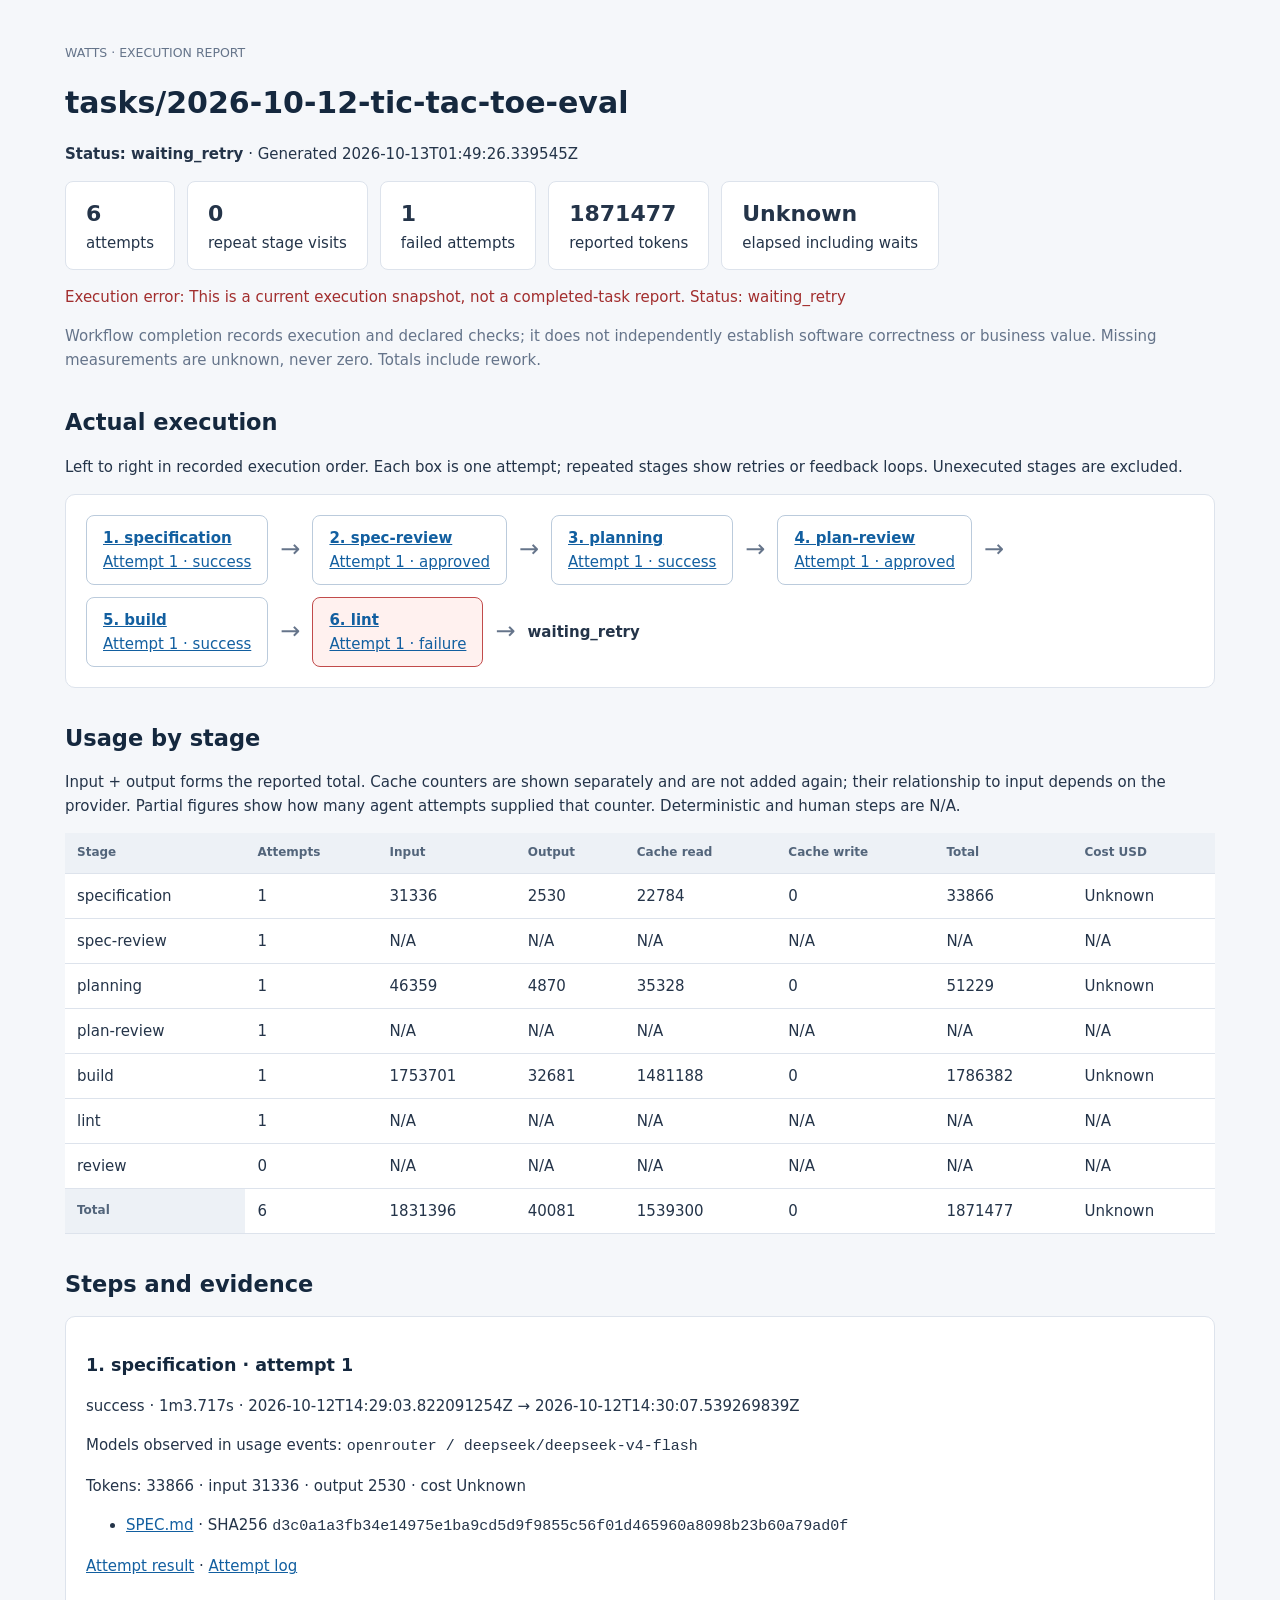
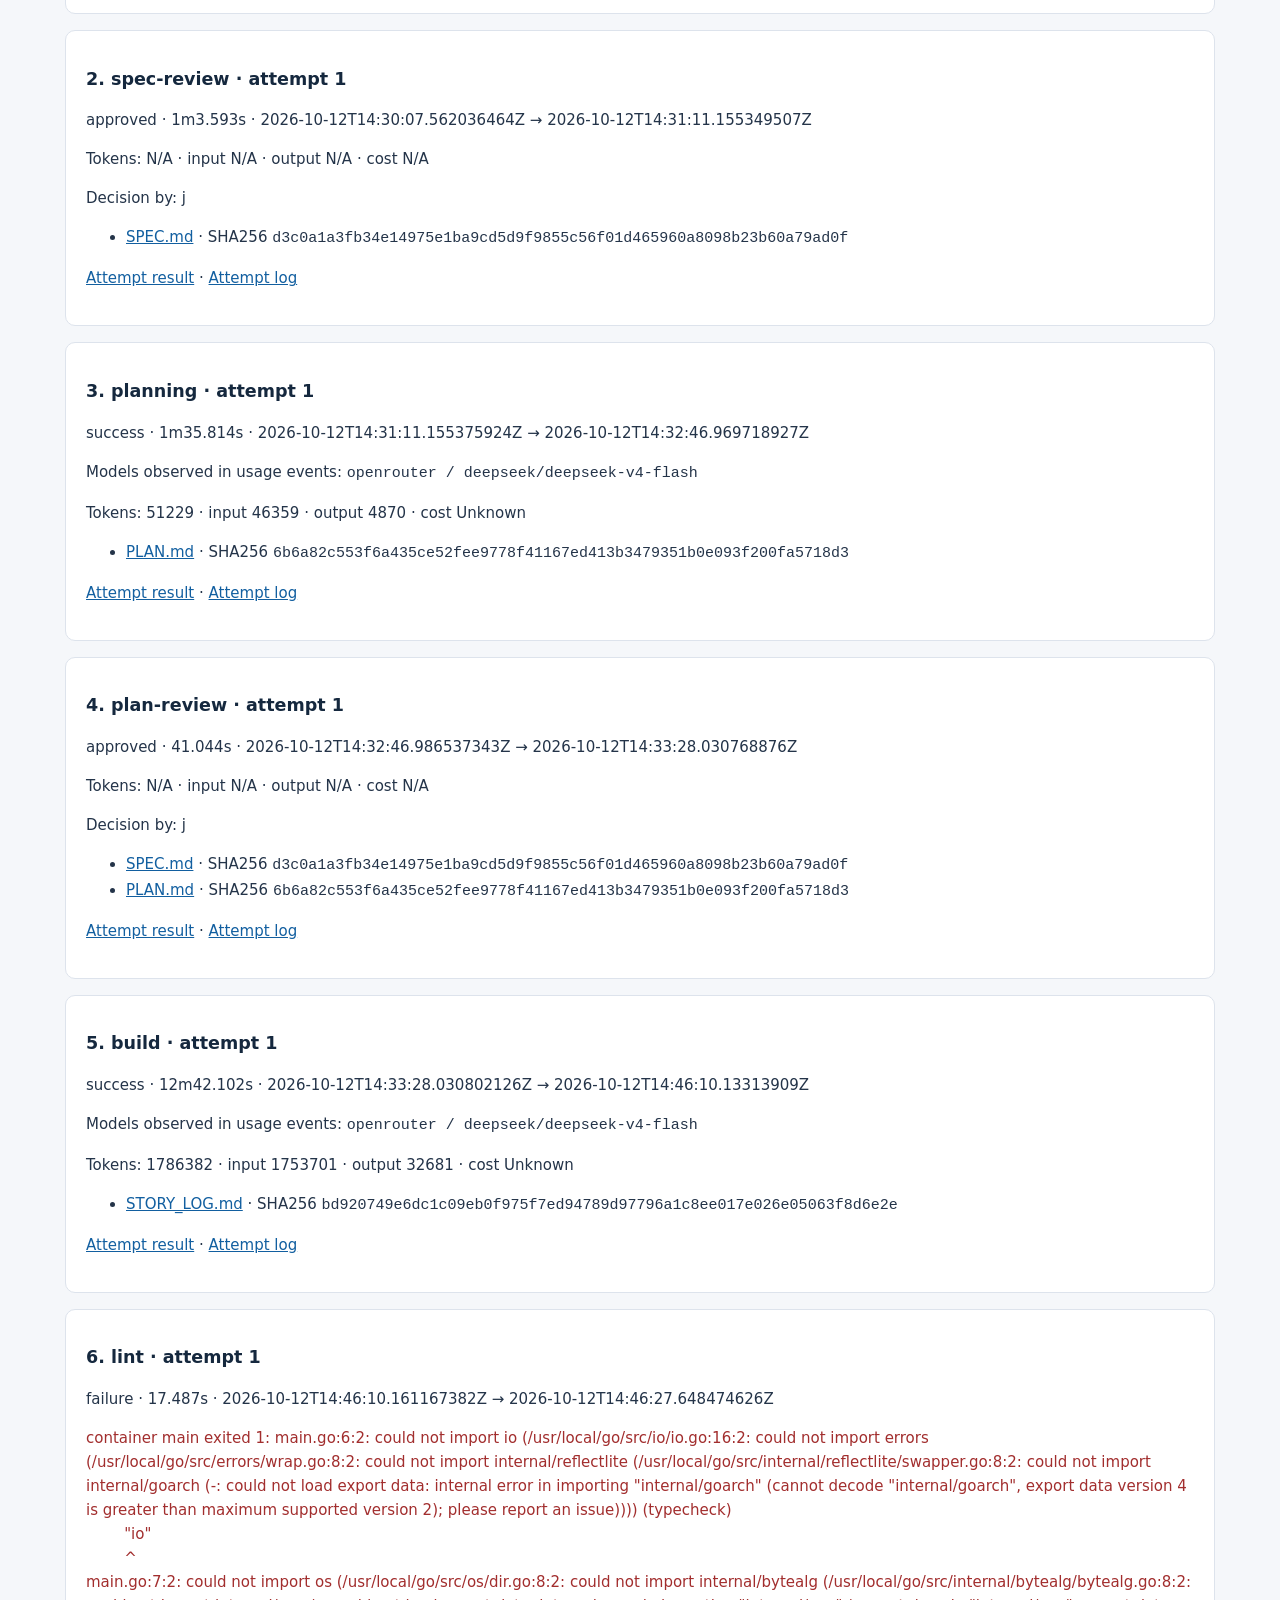
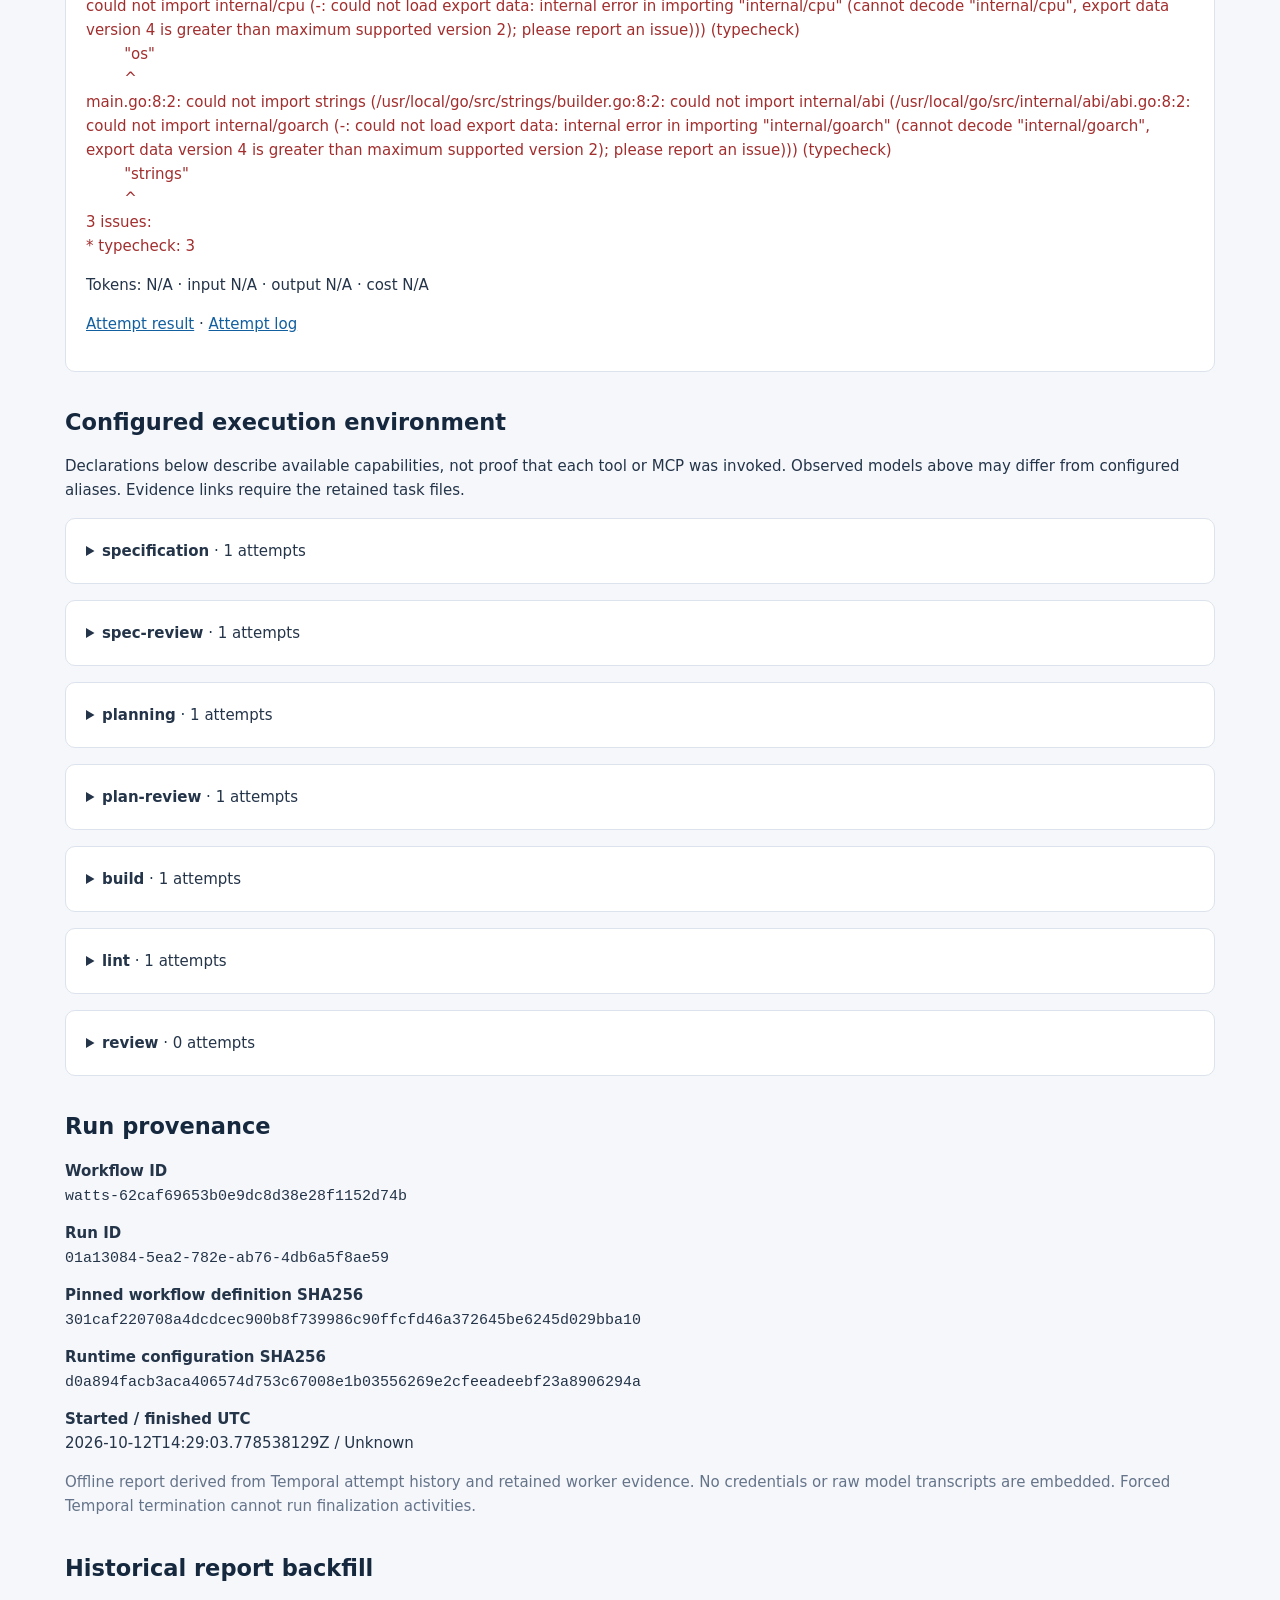
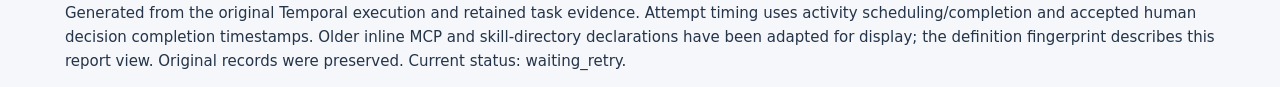
<file: tasks/2026-10-12-tic-tac-toe-eval/report.html>
<!doctype html>
<html lang="en"><head><meta charset="utf-8"><meta name="viewport" content="width=device-width,initial-scale=1"><title>Watts task report — tasks/2026-10-12-tic-tac-toe-eval</title>
<style>
:root{color-scheme:light;font:15px/1.6 system-ui,sans-serif;color:#243449;background:#f5f7fa}body{max-width:1150px;margin:40px auto;padding:0 24px}h1,h2,h3{line-height:1.25;color:#15283e}h1{font-size:30px}h2{margin-top:36px}a{color:#125fa0}code{overflow-wrap:anywhere}table{border-collapse:collapse;width:100%;background:white}td,th{text-align:left;padding:10px 12px;border-bottom:1px solid #dde3ec}th{font-size:12px;color:#53657b;background:#edf1f6}small,.muted{color:#65748a}.scroll{overflow:auto}.flow{display:flex;flex-wrap:wrap;align-items:center;gap:12px;padding:20px;background:white;border:1px solid #dde3ec;border-radius:10px}.node{border:1px solid #bbcbdc;border-radius:8px;padding:10px 16px;min-width:110px}.node.failure,.node.rejected{border-color:#c14b4b;background:#fff1ef}.arrow{color:#65748a;font-size:24px}.attempt{background:white;border:1px solid #dde3ec;padding:20px;margin:16px 0;border-radius:10px}.error{color:#a22e2e;white-space:pre-wrap}.warning{color:#805416}.facts{display:flex;flex-wrap:wrap;gap:12px}.fact{background:white;border:1px solid #dde3ec;border-radius:8px;padding:14px 20px}.fact strong{display:block;font-size:22px}dt{font-weight:600}dd{margin:0 0 12px;overflow-wrap:anywhere}@media print{body{margin:0;background:white}.attempt{break-inside:avoid}}
</style></head><body>
<header><small>WATTS · EXECUTION REPORT</small><h1>tasks/2026-10-12-tic-tac-toe-eval</h1><p><strong>Status: waiting_retry</strong> · Generated 2026-10-13T01:49:26.339545Z</p></header>
<div class="facts"><div class="fact"><strong>6</strong>attempts</div><div class="fact"><strong>0</strong>repeat stage visits</div><div class="fact"><strong>1</strong>failed attempts</div><div class="fact"><strong>1871477</strong>reported tokens</div><div class="fact"><strong>Unknown</strong>elapsed including waits</div></div>
<p class="error">Execution error: This is a current execution snapshot, not a completed-task report. Status: waiting_retry</p>
<p class="muted">Workflow completion records execution and declared checks; it does not independently establish software correctness or business value. Missing measurements are unknown, never zero. Totals include rework.</p>
<h2>Actual execution</h2><p>Left to right in recorded execution order. Each box is one attempt; repeated stages show retries or feedback loops. Unexecuted stages are excluded.</p>
<div class="flow" aria-label="Actual workflow execution"><a class="node success" href="#attempt-1"><strong>1. specification</strong><br>Attempt 1 · success</a><span class="arrow" aria-hidden="true">→</span><a class="node approved" href="#attempt-2"><strong>2. spec-review</strong><br>Attempt 1 · approved</a><span class="arrow" aria-hidden="true">→</span><a class="node success" href="#attempt-3"><strong>3. planning</strong><br>Attempt 1 · success</a><span class="arrow" aria-hidden="true">→</span><a class="node approved" href="#attempt-4"><strong>4. plan-review</strong><br>Attempt 1 · approved</a><span class="arrow" aria-hidden="true">→</span><a class="node success" href="#attempt-5"><strong>5. build</strong><br>Attempt 1 · success</a><span class="arrow" aria-hidden="true">→</span><a class="node failure" href="#attempt-6"><strong>6. lint</strong><br>Attempt 1 · failure</a><span class="arrow">→</span><strong>waiting_retry</strong></div>
<h2>Usage by stage</h2><p>Input + output forms the reported total. Cache counters are shown separately and are not added again; their relationship to input depends on the provider. Partial figures show how many agent attempts supplied that counter. Deterministic and human steps are N/A.</p>
<div class="scroll"><table><thead><tr><th>Stage</th><th>Attempts</th><th>Input</th><th>Output</th><th>Cache read</th><th>Cache write</th><th>Total</th><th>Cost USD</th></tr></thead><tbody><tr><td>specification</td><td>1</td><td>31336</td><td>2530</td><td>22784</td><td>0</td><td>33866</td><td>Unknown</td></tr><tr><td>spec-review</td><td>1</td><td>N/A</td><td>N/A</td><td>N/A</td><td>N/A</td><td>N/A</td><td>N/A</td></tr><tr><td>planning</td><td>1</td><td>46359</td><td>4870</td><td>35328</td><td>0</td><td>51229</td><td>Unknown</td></tr><tr><td>plan-review</td><td>1</td><td>N/A</td><td>N/A</td><td>N/A</td><td>N/A</td><td>N/A</td><td>N/A</td></tr><tr><td>build</td><td>1</td><td>1753701</td><td>32681</td><td>1481188</td><td>0</td><td>1786382</td><td>Unknown</td></tr><tr><td>lint</td><td>1</td><td>N/A</td><td>N/A</td><td>N/A</td><td>N/A</td><td>N/A</td><td>N/A</td></tr><tr><td>review</td><td>0</td><td>N/A</td><td>N/A</td><td>N/A</td><td>N/A</td><td>N/A</td><td>N/A</td></tr><tr><th>Total</th><td>6</td><td>1831396</td><td>40081</td><td>1539300</td><td>0</td><td>1871477</td><td>Unknown</td></tr></tbody></table></div>
<h2>Steps and evidence</h2>
<article class="attempt" id="attempt-1"><h3>1. specification · attempt 1</h3><p>success · 1m3.717s · 2026-10-12T14:29:03.822091254Z → 2026-10-12T14:30:07.539269839Z</p>

<p>Models observed in usage events: <code>openrouter / deepseek/deepseek-v4-flash</code> </p>
<p>Tokens: 33866 · input 31336 · output 2530 · cost Unknown</p>


<ul><li><a href="SPEC.md">SPEC.md</a> · SHA256 <code>d3c0a1a3fb34e14975e1ba9cd5d9f9855c56f01d465960a8098b23b60a79ad0f</code></li></ul>
<p><a href=".watts-state/steps/specification-1/result.json">Attempt result</a> · <a href=".watts-state/logs/specification-1.log">Attempt log</a></p></article><article class="attempt" id="attempt-2"><h3>2. spec-review · attempt 1</h3><p>approved · 1m3.593s · 2026-10-12T14:30:07.562036464Z → 2026-10-12T14:31:11.155349507Z</p>


<p>Tokens: N/A · input N/A · output N/A · cost N/A</p>
<p>Decision by: j</p>

<ul><li><a href="SPEC.md">SPEC.md</a> · SHA256 <code>d3c0a1a3fb34e14975e1ba9cd5d9f9855c56f01d465960a8098b23b60a79ad0f</code></li></ul>
<p><a href=".watts-state/steps/spec-review-1/result.json">Attempt result</a> · <a href=".watts-state/logs/spec-review-1.log">Attempt log</a></p></article><article class="attempt" id="attempt-3"><h3>3. planning · attempt 1</h3><p>success · 1m35.814s · 2026-10-12T14:31:11.155375924Z → 2026-10-12T14:32:46.969718927Z</p>

<p>Models observed in usage events: <code>openrouter / deepseek/deepseek-v4-flash</code> </p>
<p>Tokens: 51229 · input 46359 · output 4870 · cost Unknown</p>


<ul><li><a href="PLAN.md">PLAN.md</a> · SHA256 <code>6b6a82c553f6a435ce52fee9778f41167ed413b3479351b0e093f200fa5718d3</code></li></ul>
<p><a href=".watts-state/steps/planning-1/result.json">Attempt result</a> · <a href=".watts-state/logs/planning-1.log">Attempt log</a></p></article><article class="attempt" id="attempt-4"><h3>4. plan-review · attempt 1</h3><p>approved · 41.044s · 2026-10-12T14:32:46.986537343Z → 2026-10-12T14:33:28.030768876Z</p>


<p>Tokens: N/A · input N/A · output N/A · cost N/A</p>
<p>Decision by: j</p>

<ul><li><a href="SPEC.md">SPEC.md</a> · SHA256 <code>d3c0a1a3fb34e14975e1ba9cd5d9f9855c56f01d465960a8098b23b60a79ad0f</code></li><li><a href="PLAN.md">PLAN.md</a> · SHA256 <code>6b6a82c553f6a435ce52fee9778f41167ed413b3479351b0e093f200fa5718d3</code></li></ul>
<p><a href=".watts-state/steps/plan-review-1/result.json">Attempt result</a> · <a href=".watts-state/logs/plan-review-1.log">Attempt log</a></p></article><article class="attempt" id="attempt-5"><h3>5. build · attempt 1</h3><p>success · 12m42.102s · 2026-10-12T14:33:28.030802126Z → 2026-10-12T14:46:10.13313909Z</p>

<p>Models observed in usage events: <code>openrouter / deepseek/deepseek-v4-flash</code> </p>
<p>Tokens: 1786382 · input 1753701 · output 32681 · cost Unknown</p>


<ul><li><a href="STORY_LOG.md">STORY_LOG.md</a> · SHA256 <code>bd920749e6dc1c09eb0f975f7ed94789d97796a1c8ee017e026e05063f8d6e2e</code></li></ul>
<p><a href=".watts-state/steps/build-1/result.json">Attempt result</a> · <a href=".watts-state/logs/build-1.log">Attempt log</a></p></article><article class="attempt" id="attempt-6"><h3>6. lint · attempt 1</h3><p>failure · 17.487s · 2026-10-12T14:46:10.161167382Z → 2026-10-12T14:46:27.648474626Z</p><p class="error">container main exited 1: main.go:6:2: could not import io (/usr/local/go/src/io/io.go:16:2: could not import errors (/usr/local/go/src/errors/wrap.go:8:2: could not import internal/reflectlite (/usr/local/go/src/internal/reflectlite/swapper.go:8:2: could not import internal/goarch (-: could not load export data: internal error in importing &#34;internal/goarch&#34; (cannot decode &#34;internal/goarch&#34;, export data version 4 is greater than maximum supported version 2); please report an issue)))) (typecheck)
	&#34;io&#34;
	^
main.go:7:2: could not import os (/usr/local/go/src/os/dir.go:8:2: could not import internal/bytealg (/usr/local/go/src/internal/bytealg/bytealg.go:8:2: could not import internal/cpu (-: could not load export data: internal error in importing &#34;internal/cpu&#34; (cannot decode &#34;internal/cpu&#34;, export data version 4 is greater than maximum supported version 2); please report an issue))) (typecheck)
	&#34;os&#34;
	^
main.go:8:2: could not import strings (/usr/local/go/src/strings/builder.go:8:2: could not import internal/abi (/usr/local/go/src/internal/abi/abi.go:8:2: could not import internal/goarch (-: could not load export data: internal error in importing &#34;internal/goarch&#34; (cannot decode &#34;internal/goarch&#34;, export data version 4 is greater than maximum supported version 2); please report an issue))) (typecheck)
	&#34;strings&#34;
	^
3 issues:
* typecheck: 3</p>


<p>Tokens: N/A · input N/A · output N/A · cost N/A</p>



<p><a href=".watts-state/steps/lint-1/result.json">Attempt result</a> · <a href=".watts-state/logs/lint-1.log">Attempt log</a></p></article>
<h2>Configured execution environment</h2><p>Declarations below describe available capabilities, not proof that each tool or MCP was invoked. Observed models above may differ from configured aliases. Evidence links require the retained task files.</p>
<details class="attempt"><summary><strong>specification</strong> · 1 attempts</summary><dl><dt>Agent / identity</dt><dd>specification / watts-agent</dd><dt>Configured provider / model</dt><dd>openrouter / deepseek/deepseek-v4-flash</dd><dt>Pinned container image</dt><dd><code>sha256:3deed56682efc0c3b79ba0add97237323a549a7101af6f8a4216cf08736169e1</code></dd><dt>Isolation</dt><dd>Workspace: read-only · network: bridge · user:  · memory MB: 4096 · CPUs: 2</dd><dt>Tools</dt><dd>completion-check-1; </dd><dt>Skills</dt><dd>Skill directory: /opt/watts/kit/skills; Skill directory: /inputs/resources/team/skills; </dd><dt>MCP services</dt><dd>None declared</dd><dt>Required gates</dt><dd>None declared</dd><dt>Inputs / outputs</dt><dd>[SPEC.md] / [SPEC.md]</dd><dt>Attempt timeout / limit</dt><dd>0 seconds / 0 (zero uses defaults)</dd></dl></details><details class="attempt"><summary><strong>spec-review</strong> · 1 attempts</summary><dl><dt>Agent / identity</dt><dd> / </dd><dt>Configured provider / model</dt><dd> / </dd><dt>Tools</dt><dd>None declared</dd><dt>Skills</dt><dd>None declared</dd><dt>MCP services</dt><dd>None declared</dd><dt>Required gates</dt><dd>None declared</dd><dt>Inputs / outputs</dt><dd>[SPEC.md] / []</dd><dt>Attempt timeout / limit</dt><dd>0 seconds / 0 (zero uses defaults)</dd></dl></details><details class="attempt"><summary><strong>planning</strong> · 1 attempts</summary><dl><dt>Agent / identity</dt><dd>planning / watts-agent</dd><dt>Configured provider / model</dt><dd>openrouter / deepseek/deepseek-v4-flash</dd><dt>Pinned container image</dt><dd><code>sha256:3deed56682efc0c3b79ba0add97237323a549a7101af6f8a4216cf08736169e1</code></dd><dt>Isolation</dt><dd>Workspace: read-only · network: bridge · user:  · memory MB: 4096 · CPUs: 2</dd><dt>Tools</dt><dd>completion-check-1; </dd><dt>Skills</dt><dd>Skill directory: /opt/watts/kit/skills; Skill directory: /inputs/resources/team/skills; </dd><dt>MCP services</dt><dd>None declared</dd><dt>Required gates</dt><dd>None declared</dd><dt>Inputs / outputs</dt><dd>[SPEC.md] / [PLAN.md]</dd><dt>Attempt timeout / limit</dt><dd>0 seconds / 0 (zero uses defaults)</dd></dl></details><details class="attempt"><summary><strong>plan-review</strong> · 1 attempts</summary><dl><dt>Agent / identity</dt><dd> / </dd><dt>Configured provider / model</dt><dd> / </dd><dt>Tools</dt><dd>None declared</dd><dt>Skills</dt><dd>None declared</dd><dt>MCP services</dt><dd>None declared</dd><dt>Required gates</dt><dd>None declared</dd><dt>Inputs / outputs</dt><dd>[SPEC.md PLAN.md] / []</dd><dt>Attempt timeout / limit</dt><dd>0 seconds / 0 (zero uses defaults)</dd></dl></details><details class="attempt"><summary><strong>build</strong> · 1 attempts</summary><dl><dt>Agent / identity</dt><dd>build / watts-agent</dd><dt>Configured provider / model</dt><dd>openrouter / deepseek/deepseek-v4-flash</dd><dt>Pinned container image</dt><dd><code>sha256:3deed56682efc0c3b79ba0add97237323a549a7101af6f8a4216cf08736169e1</code></dd><dt>Isolation</dt><dd>Workspace: write · network: bridge · user:  · memory MB: 4096 · CPUs: 2</dd><dt>Tools</dt><dd>legacy-mcp-gopls (MCP gopls, exposure ); completion-check-1; </dd><dt>Skills</dt><dd>Skill directory: /opt/watts/kit/skills; Skill directory: /inputs/resources/team/skills; </dd><dt>MCP services</dt><dd>gopls (stdio, attempt); </dd><dt>Required gates</dt><dd>None declared</dd><dt>Inputs / outputs</dt><dd>[SPEC.md PLAN.md] / [STORY_LOG.md]</dd><dt>Attempt timeout / limit</dt><dd>0 seconds / 0 (zero uses defaults)</dd></dl></details><details class="attempt"><summary><strong>lint</strong> · 1 attempts</summary><dl><dt>Agent / identity</dt><dd> / </dd><dt>Configured provider / model</dt><dd> / </dd><dt>Pinned container image</dt><dd><code>sha256:3deed56682efc0c3b79ba0add97237323a549a7101af6f8a4216cf08736169e1</code></dd><dt>Isolation</dt><dd>Workspace: read-only · network: bridge · user:  · memory MB: 0 · CPUs: 0</dd><dt>Tools</dt><dd>None declared</dd><dt>Skills</dt><dd>None declared</dd><dt>MCP services</dt><dd>None declared</dd><dt>Required gates</dt><dd>None declared</dd><dt>Inputs / outputs</dt><dd>[] / []</dd><dt>Attempt timeout / limit</dt><dd>360 seconds / 0 (zero uses defaults)</dd></dl></details><details class="attempt"><summary><strong>review</strong> · 0 attempts</summary><dl><dt>Agent / identity</dt><dd>review / watts-reviewer</dd><dt>Configured provider / model</dt><dd>openrouter / deepseek/deepseek-v4-flash</dd><dt>Pinned container image</dt><dd><code>sha256:3deed56682efc0c3b79ba0add97237323a549a7101af6f8a4216cf08736169e1</code></dd><dt>Isolation</dt><dd>Workspace: read-only · network: bridge · user:  · memory MB: 4096 · CPUs: 2</dd><dt>Tools</dt><dd>completion-check-1; </dd><dt>Skills</dt><dd>Skill directory: /opt/watts/kit/skills; Skill directory: /inputs/resources/team/skills; </dd><dt>MCP services</dt><dd>None declared</dd><dt>Required gates</dt><dd>None declared</dd><dt>Inputs / outputs</dt><dd>[SPEC.md PLAN.md STORY_LOG.md] / [review/VERDICT.md]</dd><dt>Attempt timeout / limit</dt><dd>0 seconds / 0 (zero uses defaults)</dd></dl></details>
<h2>Run provenance</h2><dl><dt>Workflow ID</dt><dd><code>watts-62caf69653b0e9dc8d38e28f1152d74b</code></dd><dt>Run ID</dt><dd><code>01a13084-5ea2-782e-ab76-4db6a5f8ae59</code></dd><dt>Pinned workflow definition SHA256</dt><dd><code>301caf220708a4dcdcec900b8f739986c90ffcfd46a372645be6245d029bba10</code></dd><dt>Runtime configuration SHA256</dt><dd><code>d0a894facb3aca406574d753c67008e1b03556269e2cfeeadeebf23a8906294a</code></dd><dt>Started / finished UTC</dt><dd>2026-10-12T14:29:03.778538129Z / Unknown</dd></dl>
<p class="muted">Offline report derived from Temporal attempt history and retained worker evidence. No credentials or raw model transcripts are embedded. Forced Temporal termination cannot run finalization activities.</p>
<section><h2>Historical report backfill</h2><p>Generated from the original Temporal execution and retained task evidence. Attempt timing uses activity scheduling/completion and accepted human decision completion timestamps. Older inline MCP and skill-directory declarations have been adapted for display; the definition fingerprint describes this report view. Original records were preserved. Current status: waiting_retry.</p></section></body></html>
</file>
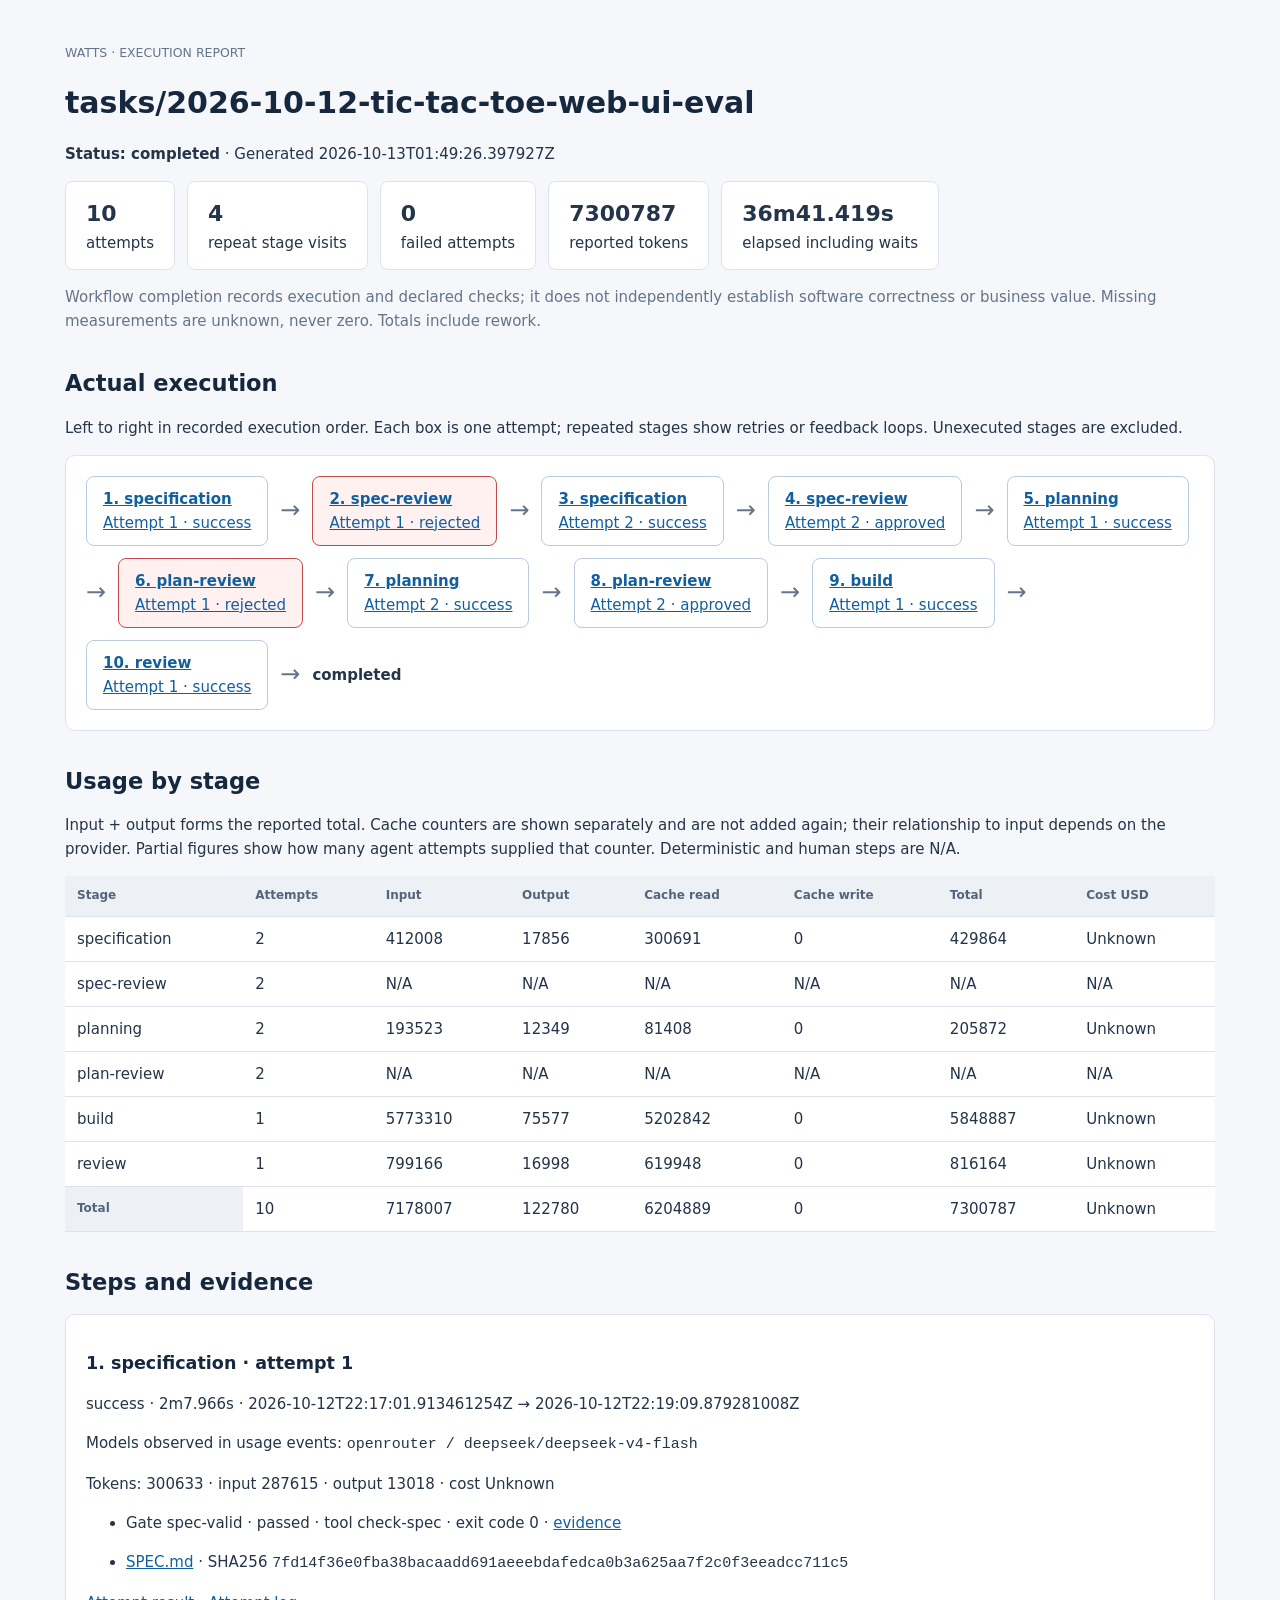
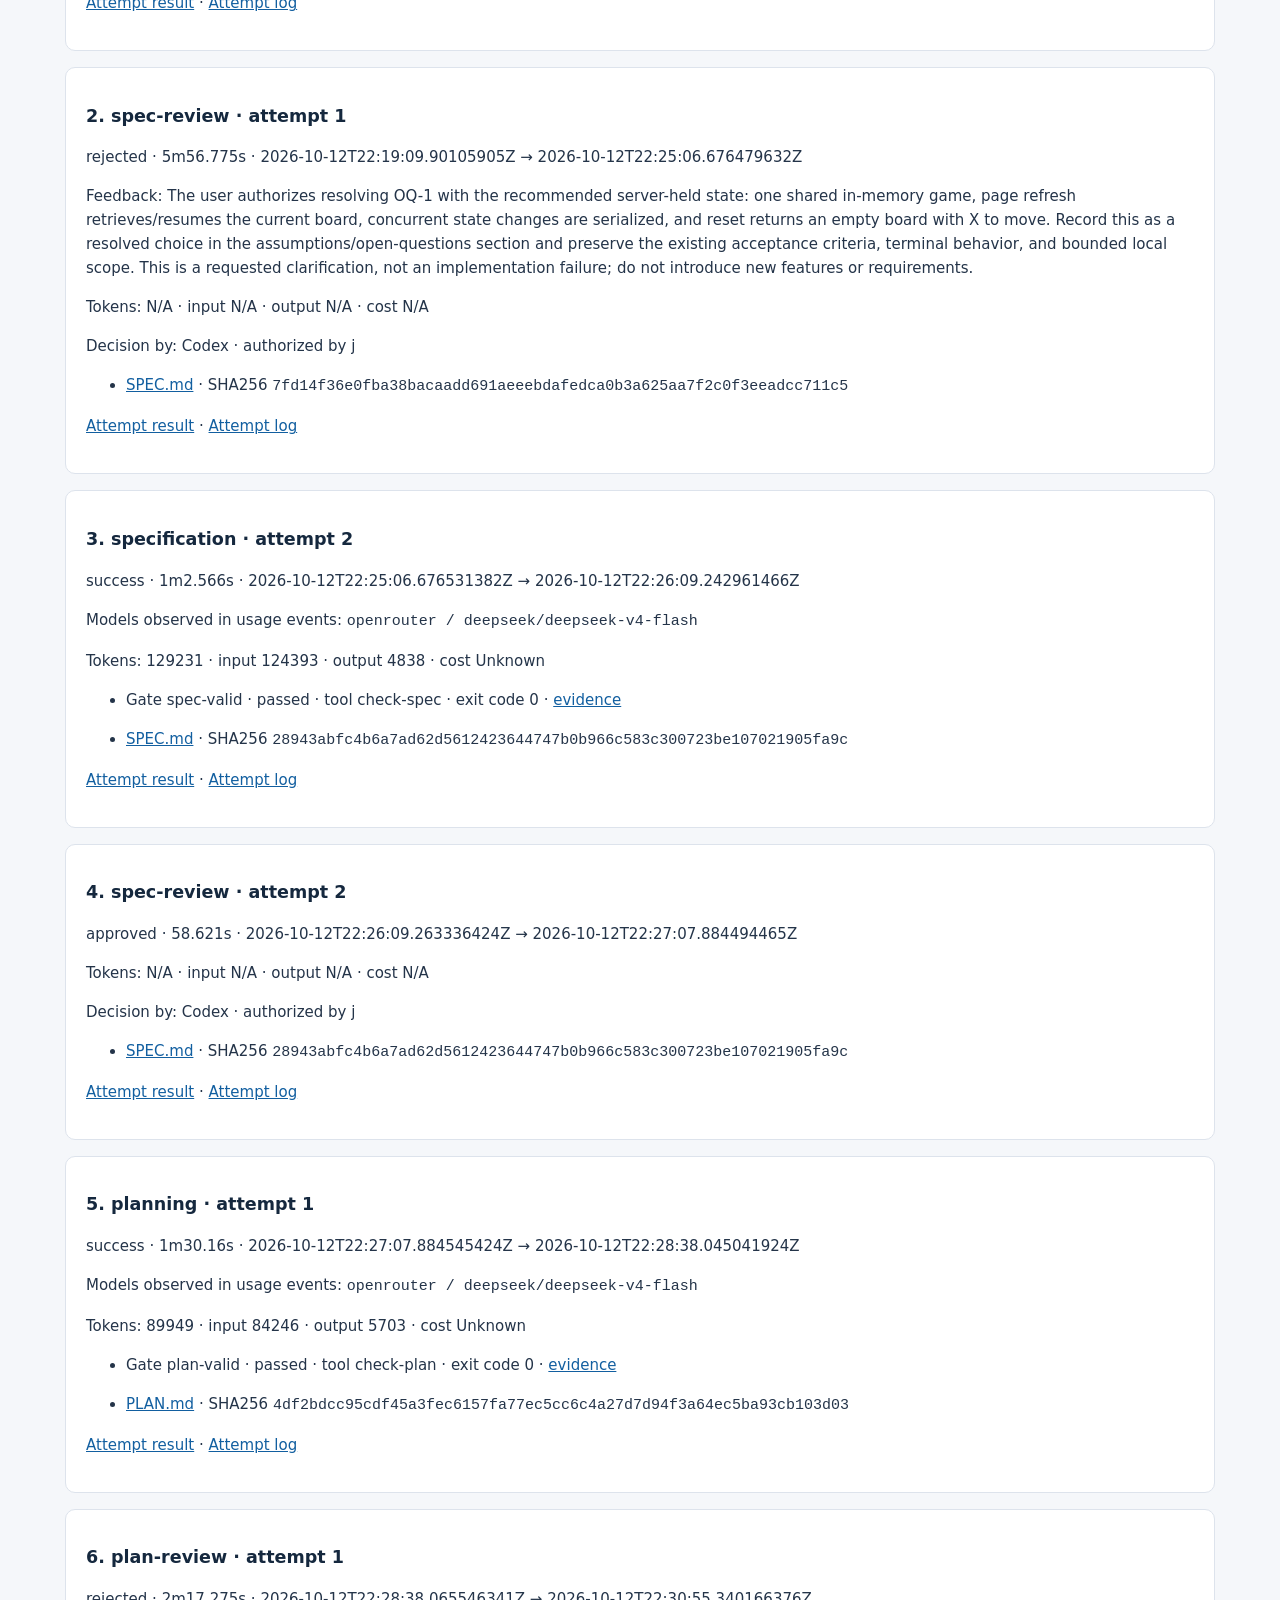
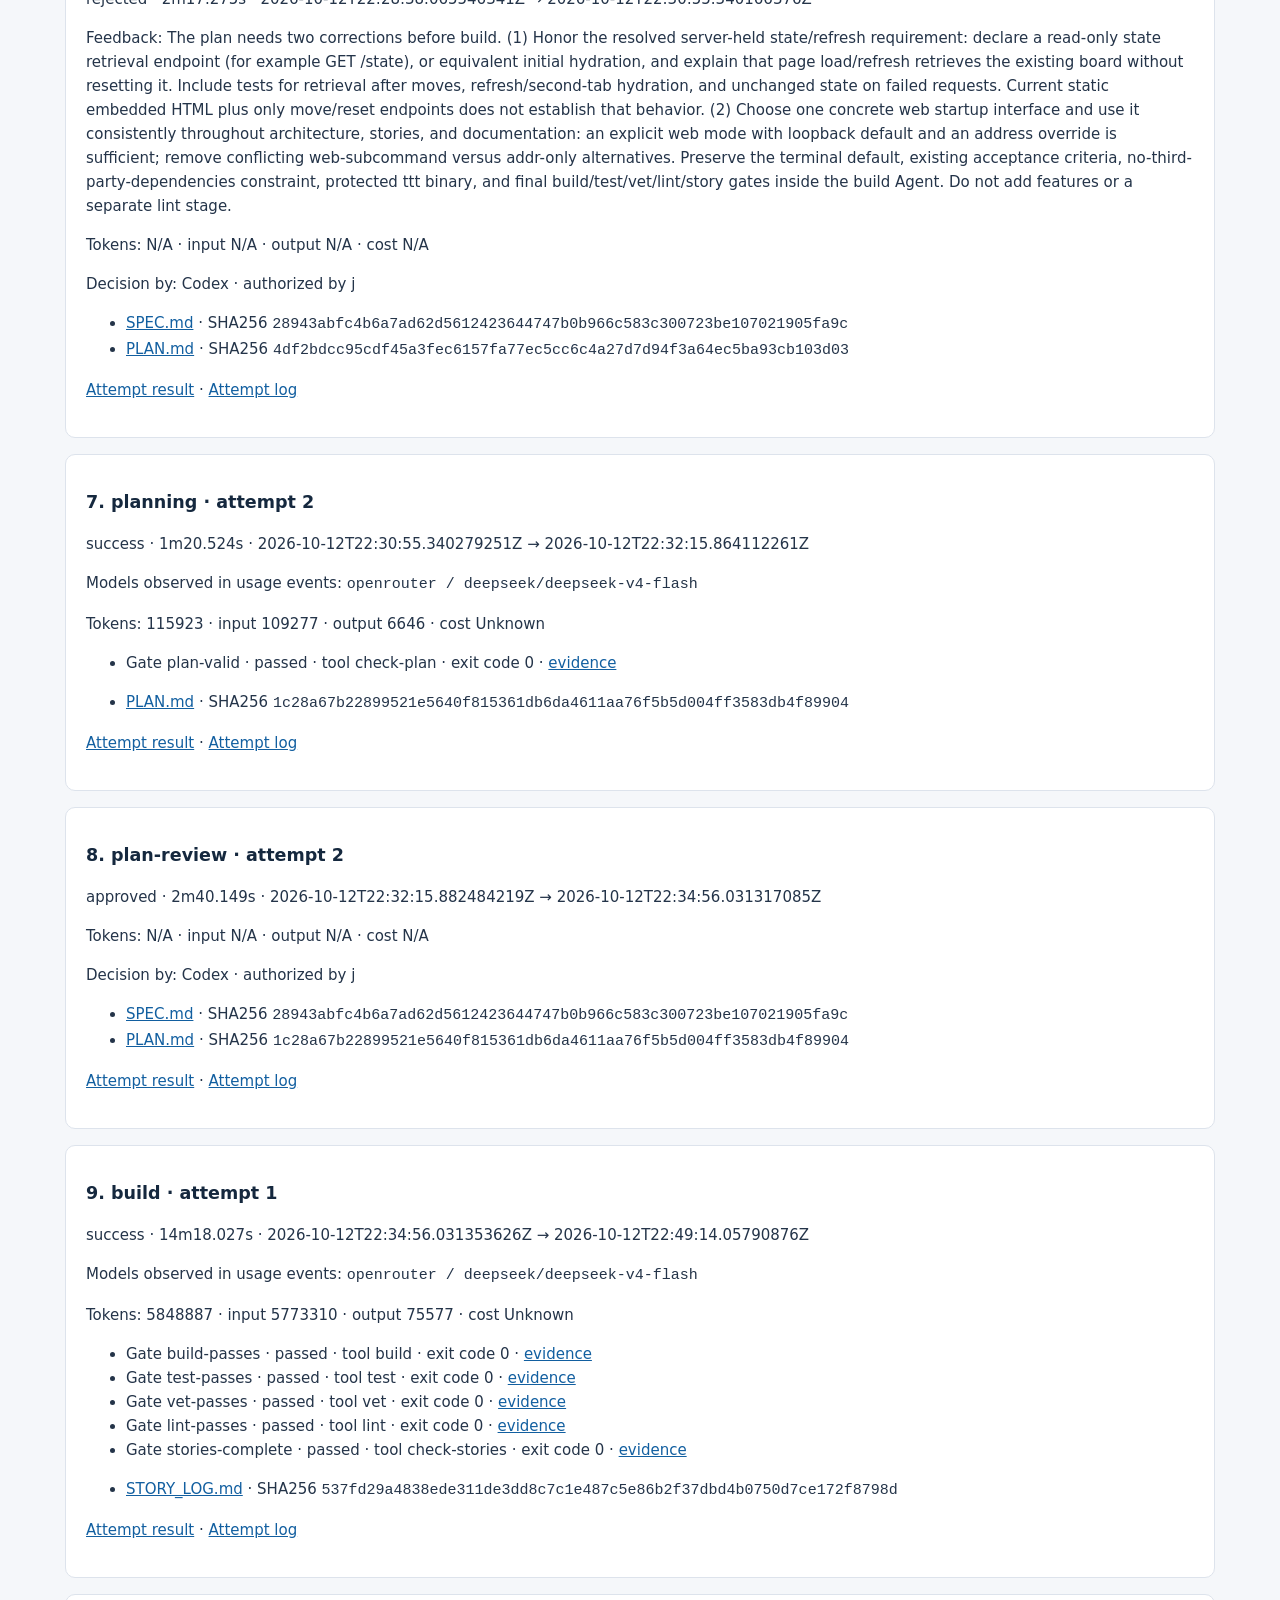
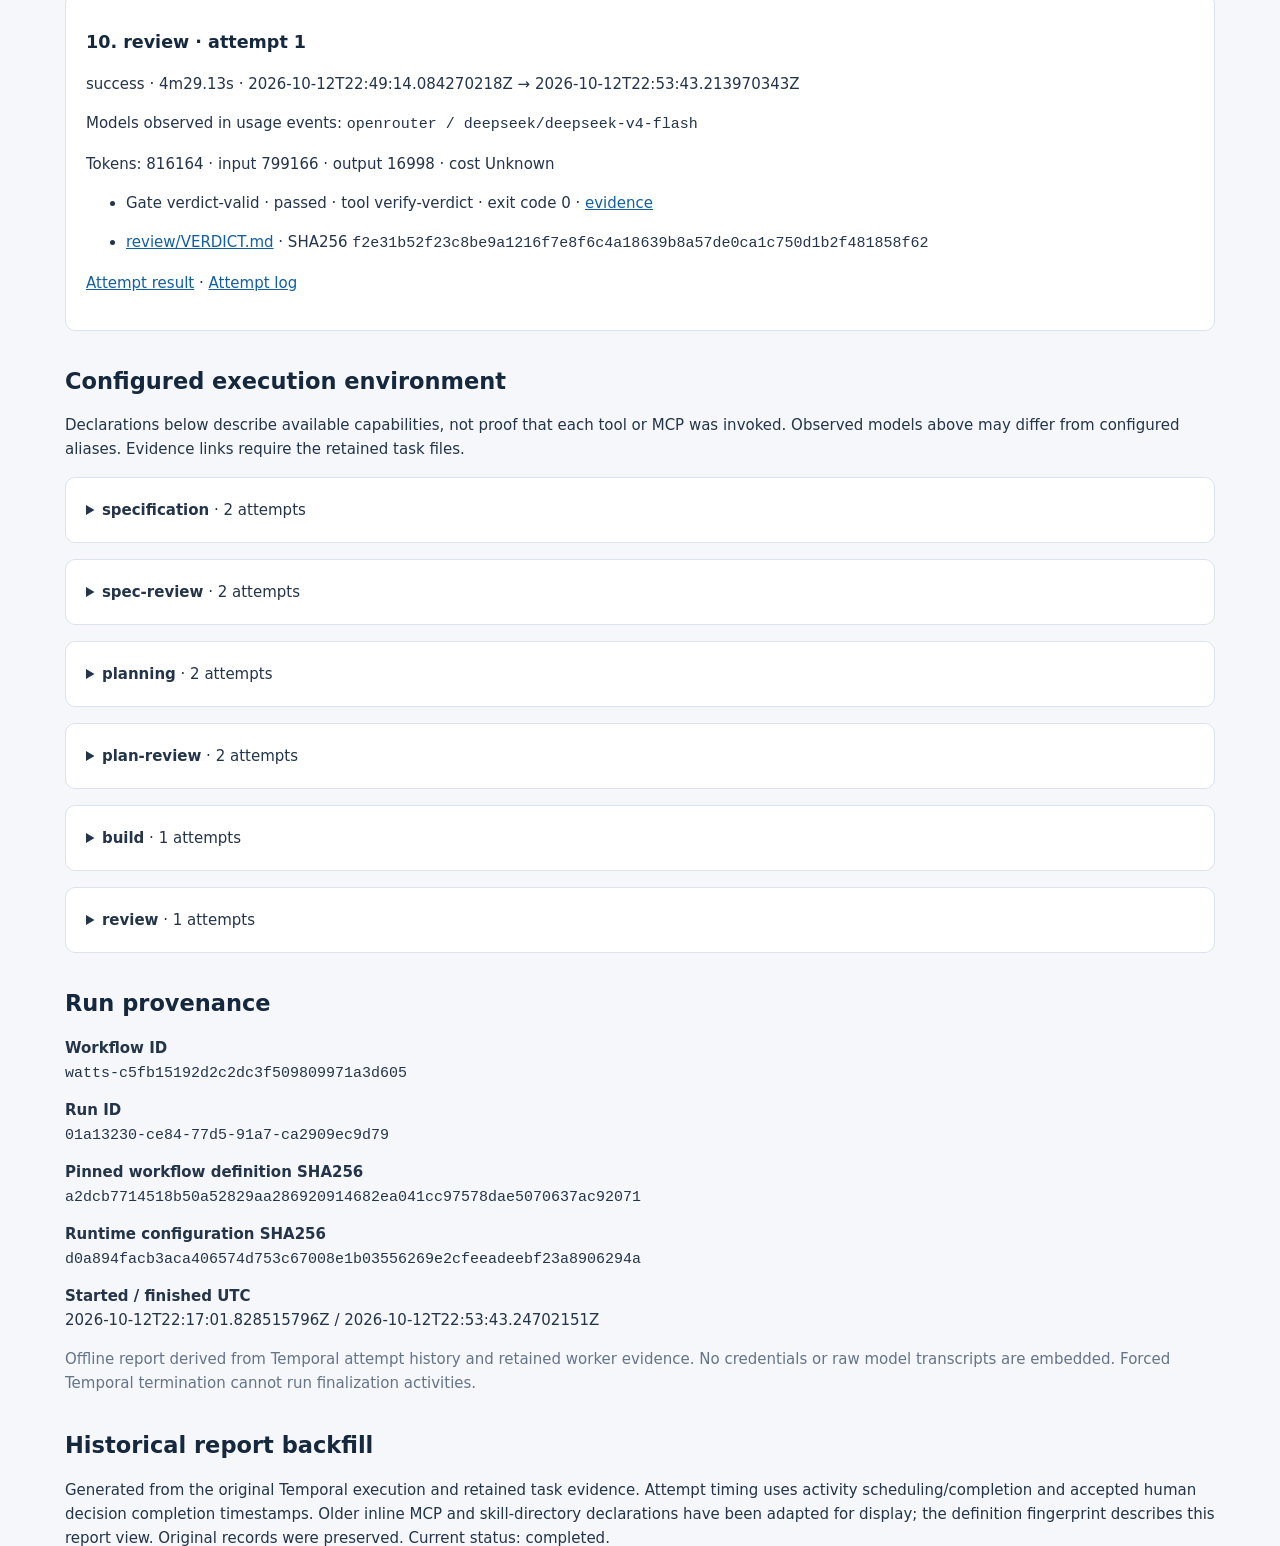
<file: tasks/2026-10-12-tic-tac-toe-web-ui-eval/report.html>
<!doctype html>
<html lang="en"><head><meta charset="utf-8"><meta name="viewport" content="width=device-width,initial-scale=1"><title>Watts task report — tasks/2026-10-12-tic-tac-toe-web-ui-eval</title>
<style>
:root{color-scheme:light;font:15px/1.6 system-ui,sans-serif;color:#243449;background:#f5f7fa}body{max-width:1150px;margin:40px auto;padding:0 24px}h1,h2,h3{line-height:1.25;color:#15283e}h1{font-size:30px}h2{margin-top:36px}a{color:#125fa0}code{overflow-wrap:anywhere}table{border-collapse:collapse;width:100%;background:white}td,th{text-align:left;padding:10px 12px;border-bottom:1px solid #dde3ec}th{font-size:12px;color:#53657b;background:#edf1f6}small,.muted{color:#65748a}.scroll{overflow:auto}.flow{display:flex;flex-wrap:wrap;align-items:center;gap:12px;padding:20px;background:white;border:1px solid #dde3ec;border-radius:10px}.node{border:1px solid #bbcbdc;border-radius:8px;padding:10px 16px;min-width:110px}.node.failure,.node.rejected{border-color:#c14b4b;background:#fff1ef}.arrow{color:#65748a;font-size:24px}.attempt{background:white;border:1px solid #dde3ec;padding:20px;margin:16px 0;border-radius:10px}.error{color:#a22e2e;white-space:pre-wrap}.warning{color:#805416}.facts{display:flex;flex-wrap:wrap;gap:12px}.fact{background:white;border:1px solid #dde3ec;border-radius:8px;padding:14px 20px}.fact strong{display:block;font-size:22px}dt{font-weight:600}dd{margin:0 0 12px;overflow-wrap:anywhere}@media print{body{margin:0;background:white}.attempt{break-inside:avoid}}
</style></head><body>
<header><small>WATTS · EXECUTION REPORT</small><h1>tasks/2026-10-12-tic-tac-toe-web-ui-eval</h1><p><strong>Status: completed</strong> · Generated 2026-10-13T01:49:26.397927Z</p></header>
<div class="facts"><div class="fact"><strong>10</strong>attempts</div><div class="fact"><strong>4</strong>repeat stage visits</div><div class="fact"><strong>0</strong>failed attempts</div><div class="fact"><strong>7300787</strong>reported tokens</div><div class="fact"><strong>36m41.419s</strong>elapsed including waits</div></div>

<p class="muted">Workflow completion records execution and declared checks; it does not independently establish software correctness or business value. Missing measurements are unknown, never zero. Totals include rework.</p>
<h2>Actual execution</h2><p>Left to right in recorded execution order. Each box is one attempt; repeated stages show retries or feedback loops. Unexecuted stages are excluded.</p>
<div class="flow" aria-label="Actual workflow execution"><a class="node success" href="#attempt-1"><strong>1. specification</strong><br>Attempt 1 · success</a><span class="arrow" aria-hidden="true">→</span><a class="node rejected" href="#attempt-2"><strong>2. spec-review</strong><br>Attempt 1 · rejected</a><span class="arrow" aria-hidden="true">→</span><a class="node success" href="#attempt-3"><strong>3. specification</strong><br>Attempt 2 · success</a><span class="arrow" aria-hidden="true">→</span><a class="node approved" href="#attempt-4"><strong>4. spec-review</strong><br>Attempt 2 · approved</a><span class="arrow" aria-hidden="true">→</span><a class="node success" href="#attempt-5"><strong>5. planning</strong><br>Attempt 1 · success</a><span class="arrow" aria-hidden="true">→</span><a class="node rejected" href="#attempt-6"><strong>6. plan-review</strong><br>Attempt 1 · rejected</a><span class="arrow" aria-hidden="true">→</span><a class="node success" href="#attempt-7"><strong>7. planning</strong><br>Attempt 2 · success</a><span class="arrow" aria-hidden="true">→</span><a class="node approved" href="#attempt-8"><strong>8. plan-review</strong><br>Attempt 2 · approved</a><span class="arrow" aria-hidden="true">→</span><a class="node success" href="#attempt-9"><strong>9. build</strong><br>Attempt 1 · success</a><span class="arrow" aria-hidden="true">→</span><a class="node success" href="#attempt-10"><strong>10. review</strong><br>Attempt 1 · success</a><span class="arrow">→</span><strong>completed</strong></div>
<h2>Usage by stage</h2><p>Input + output forms the reported total. Cache counters are shown separately and are not added again; their relationship to input depends on the provider. Partial figures show how many agent attempts supplied that counter. Deterministic and human steps are N/A.</p>
<div class="scroll"><table><thead><tr><th>Stage</th><th>Attempts</th><th>Input</th><th>Output</th><th>Cache read</th><th>Cache write</th><th>Total</th><th>Cost USD</th></tr></thead><tbody><tr><td>specification</td><td>2</td><td>412008</td><td>17856</td><td>300691</td><td>0</td><td>429864</td><td>Unknown</td></tr><tr><td>spec-review</td><td>2</td><td>N/A</td><td>N/A</td><td>N/A</td><td>N/A</td><td>N/A</td><td>N/A</td></tr><tr><td>planning</td><td>2</td><td>193523</td><td>12349</td><td>81408</td><td>0</td><td>205872</td><td>Unknown</td></tr><tr><td>plan-review</td><td>2</td><td>N/A</td><td>N/A</td><td>N/A</td><td>N/A</td><td>N/A</td><td>N/A</td></tr><tr><td>build</td><td>1</td><td>5773310</td><td>75577</td><td>5202842</td><td>0</td><td>5848887</td><td>Unknown</td></tr><tr><td>review</td><td>1</td><td>799166</td><td>16998</td><td>619948</td><td>0</td><td>816164</td><td>Unknown</td></tr><tr><th>Total</th><td>10</td><td>7178007</td><td>122780</td><td>6204889</td><td>0</td><td>7300787</td><td>Unknown</td></tr></tbody></table></div>
<h2>Steps and evidence</h2>
<article class="attempt" id="attempt-1"><h3>1. specification · attempt 1</h3><p>success · 2m7.966s · 2026-10-12T22:17:01.913461254Z → 2026-10-12T22:19:09.879281008Z</p>

<p>Models observed in usage events: <code>openrouter / deepseek/deepseek-v4-flash</code> </p>
<p>Tokens: 300633 · input 287615 · output 13018 · cost Unknown</p>

<ul><li>Gate spec-valid · passed · tool check-spec · exit code 0 · <a href=".watts-state/steps/specification-1/tools/dff99207-151b-4f0c-9502-e9d55b6b43d4.json">evidence</a></li></ul>
<ul><li><a href="SPEC.md">SPEC.md</a> · SHA256 <code>7fd14f36e0fba38bacaadd691aeeebdafedca0b3a625aa7f2c0f3eeadcc711c5</code></li></ul>
<p><a href=".watts-state/steps/specification-1/result.json">Attempt result</a> · <a href=".watts-state/logs/specification-1.log">Attempt log</a></p></article><article class="attempt" id="attempt-2"><h3>2. spec-review · attempt 1</h3><p>rejected · 5m56.775s · 2026-10-12T22:19:09.90105905Z → 2026-10-12T22:25:06.676479632Z</p><p>Feedback: The user authorizes resolving OQ-1 with the recommended server-held state: one shared in-memory game, page refresh retrieves/resumes the current board, concurrent state changes are serialized, and reset returns an empty board with X to move. Record this as a resolved choice in the assumptions/open-questions section and preserve the existing acceptance criteria, terminal behavior, and bounded local scope. This is a requested clarification, not an implementation failure; do not introduce new features or requirements.</p>


<p>Tokens: N/A · input N/A · output N/A · cost N/A</p>
<p>Decision by: Codex · authorized by j</p>

<ul><li><a href="SPEC.md">SPEC.md</a> · SHA256 <code>7fd14f36e0fba38bacaadd691aeeebdafedca0b3a625aa7f2c0f3eeadcc711c5</code></li></ul>
<p><a href=".watts-state/steps/spec-review-1/result.json">Attempt result</a> · <a href=".watts-state/logs/spec-review-1.log">Attempt log</a></p></article><article class="attempt" id="attempt-3"><h3>3. specification · attempt 2</h3><p>success · 1m2.566s · 2026-10-12T22:25:06.676531382Z → 2026-10-12T22:26:09.242961466Z</p>

<p>Models observed in usage events: <code>openrouter / deepseek/deepseek-v4-flash</code> </p>
<p>Tokens: 129231 · input 124393 · output 4838 · cost Unknown</p>

<ul><li>Gate spec-valid · passed · tool check-spec · exit code 0 · <a href=".watts-state/steps/specification-2/tools/0a9ad822-45dc-48ad-a875-537c6bc2f6c6.json">evidence</a></li></ul>
<ul><li><a href="SPEC.md">SPEC.md</a> · SHA256 <code>28943abfc4b6a7ad62d5612423644747b0b966c583c300723be107021905fa9c</code></li></ul>
<p><a href=".watts-state/steps/specification-2/result.json">Attempt result</a> · <a href=".watts-state/logs/specification-2.log">Attempt log</a></p></article><article class="attempt" id="attempt-4"><h3>4. spec-review · attempt 2</h3><p>approved · 58.621s · 2026-10-12T22:26:09.263336424Z → 2026-10-12T22:27:07.884494465Z</p>


<p>Tokens: N/A · input N/A · output N/A · cost N/A</p>
<p>Decision by: Codex · authorized by j</p>

<ul><li><a href="SPEC.md">SPEC.md</a> · SHA256 <code>28943abfc4b6a7ad62d5612423644747b0b966c583c300723be107021905fa9c</code></li></ul>
<p><a href=".watts-state/steps/spec-review-2/result.json">Attempt result</a> · <a href=".watts-state/logs/spec-review-2.log">Attempt log</a></p></article><article class="attempt" id="attempt-5"><h3>5. planning · attempt 1</h3><p>success · 1m30.16s · 2026-10-12T22:27:07.884545424Z → 2026-10-12T22:28:38.045041924Z</p>

<p>Models observed in usage events: <code>openrouter / deepseek/deepseek-v4-flash</code> </p>
<p>Tokens: 89949 · input 84246 · output 5703 · cost Unknown</p>

<ul><li>Gate plan-valid · passed · tool check-plan · exit code 0 · <a href=".watts-state/steps/planning-1/tools/9d0c7fda-dd47-40a0-b569-8b4c836c89fb.json">evidence</a></li></ul>
<ul><li><a href="PLAN.md">PLAN.md</a> · SHA256 <code>4df2bdcc95cdf45a3fec6157fa77ec5cc6c4a27d7d94f3a64ec5ba93cb103d03</code></li></ul>
<p><a href=".watts-state/steps/planning-1/result.json">Attempt result</a> · <a href=".watts-state/logs/planning-1.log">Attempt log</a></p></article><article class="attempt" id="attempt-6"><h3>6. plan-review · attempt 1</h3><p>rejected · 2m17.275s · 2026-10-12T22:28:38.065546341Z → 2026-10-12T22:30:55.340166376Z</p><p>Feedback: The plan needs two corrections before build. (1) Honor the resolved server-held state/refresh requirement: declare a read-only state retrieval endpoint (for example GET /state), or equivalent initial hydration, and explain that page load/refresh retrieves the existing board without resetting it. Include tests for retrieval after moves, refresh/second-tab hydration, and unchanged state on failed requests. Current static embedded HTML plus only move/reset endpoints does not establish that behavior. (2) Choose one concrete web startup interface and use it consistently throughout architecture, stories, and documentation: an explicit web mode with loopback default and an address override is sufficient; remove conflicting web-subcommand versus addr-only alternatives. Preserve the terminal default, existing acceptance criteria, no-third-party-dependencies constraint, protected ttt binary, and final build/test/vet/lint/story gates inside the build Agent. Do not add features or a separate lint stage.</p>


<p>Tokens: N/A · input N/A · output N/A · cost N/A</p>
<p>Decision by: Codex · authorized by j</p>

<ul><li><a href="SPEC.md">SPEC.md</a> · SHA256 <code>28943abfc4b6a7ad62d5612423644747b0b966c583c300723be107021905fa9c</code></li><li><a href="PLAN.md">PLAN.md</a> · SHA256 <code>4df2bdcc95cdf45a3fec6157fa77ec5cc6c4a27d7d94f3a64ec5ba93cb103d03</code></li></ul>
<p><a href=".watts-state/steps/plan-review-1/result.json">Attempt result</a> · <a href=".watts-state/logs/plan-review-1.log">Attempt log</a></p></article><article class="attempt" id="attempt-7"><h3>7. planning · attempt 2</h3><p>success · 1m20.524s · 2026-10-12T22:30:55.340279251Z → 2026-10-12T22:32:15.864112261Z</p>

<p>Models observed in usage events: <code>openrouter / deepseek/deepseek-v4-flash</code> </p>
<p>Tokens: 115923 · input 109277 · output 6646 · cost Unknown</p>

<ul><li>Gate plan-valid · passed · tool check-plan · exit code 0 · <a href=".watts-state/steps/planning-2/tools/b4dda154-f703-4fdc-99b2-516187a84644.json">evidence</a></li></ul>
<ul><li><a href="PLAN.md">PLAN.md</a> · SHA256 <code>1c28a67b22899521e5640f815361db6da4611aa76f5b5d004ff3583db4f89904</code></li></ul>
<p><a href=".watts-state/steps/planning-2/result.json">Attempt result</a> · <a href=".watts-state/logs/planning-2.log">Attempt log</a></p></article><article class="attempt" id="attempt-8"><h3>8. plan-review · attempt 2</h3><p>approved · 2m40.149s · 2026-10-12T22:32:15.882484219Z → 2026-10-12T22:34:56.031317085Z</p>


<p>Tokens: N/A · input N/A · output N/A · cost N/A</p>
<p>Decision by: Codex · authorized by j</p>

<ul><li><a href="SPEC.md">SPEC.md</a> · SHA256 <code>28943abfc4b6a7ad62d5612423644747b0b966c583c300723be107021905fa9c</code></li><li><a href="PLAN.md">PLAN.md</a> · SHA256 <code>1c28a67b22899521e5640f815361db6da4611aa76f5b5d004ff3583db4f89904</code></li></ul>
<p><a href=".watts-state/steps/plan-review-2/result.json">Attempt result</a> · <a href=".watts-state/logs/plan-review-2.log">Attempt log</a></p></article><article class="attempt" id="attempt-9"><h3>9. build · attempt 1</h3><p>success · 14m18.027s · 2026-10-12T22:34:56.031353626Z → 2026-10-12T22:49:14.05790876Z</p>

<p>Models observed in usage events: <code>openrouter / deepseek/deepseek-v4-flash</code> </p>
<p>Tokens: 5848887 · input 5773310 · output 75577 · cost Unknown</p>

<ul><li>Gate build-passes · passed · tool build · exit code 0 · <a href=".watts-state/steps/build-1/tools/e8cb8365-d537-47e8-acef-5243eca1cb73.json">evidence</a></li><li>Gate test-passes · passed · tool test · exit code 0 · <a href=".watts-state/steps/build-1/tools/12456fd6-bc35-45a3-a05c-6d7d3a9aeb38.json">evidence</a></li><li>Gate vet-passes · passed · tool vet · exit code 0 · <a href=".watts-state/steps/build-1/tools/f02deb31-858b-42d3-ba4b-a543b407688d.json">evidence</a></li><li>Gate lint-passes · passed · tool lint · exit code 0 · <a href=".watts-state/steps/build-1/tools/11749316-d3d4-4176-b21f-7ec0cf2d9b9f.json">evidence</a></li><li>Gate stories-complete · passed · tool check-stories · exit code 0 · <a href=".watts-state/steps/build-1/tools/669d03ac-00e8-40b9-af3f-9a7d6c6f0d14.json">evidence</a></li></ul>
<ul><li><a href="STORY_LOG.md">STORY_LOG.md</a> · SHA256 <code>537fd29a4838ede311de3dd8c7c1e487c5e86b2f37dbd4b0750d7ce172f8798d</code></li></ul>
<p><a href=".watts-state/steps/build-1/result.json">Attempt result</a> · <a href=".watts-state/logs/build-1.log">Attempt log</a></p></article><article class="attempt" id="attempt-10"><h3>10. review · attempt 1</h3><p>success · 4m29.13s · 2026-10-12T22:49:14.084270218Z → 2026-10-12T22:53:43.213970343Z</p>

<p>Models observed in usage events: <code>openrouter / deepseek/deepseek-v4-flash</code> </p>
<p>Tokens: 816164 · input 799166 · output 16998 · cost Unknown</p>

<ul><li>Gate verdict-valid · passed · tool verify-verdict · exit code 0 · <a href=".watts-state/steps/review-1/tools/ad00a305-930e-42d4-a878-e1eceae9a2d7.json">evidence</a></li></ul>
<ul><li><a href="review/VERDICT.md">review/VERDICT.md</a> · SHA256 <code>f2e31b52f23c8be9a1216f7e8f6c4a18639b8a57de0ca1c750d1b2f481858f62</code></li></ul>
<p><a href=".watts-state/steps/review-1/result.json">Attempt result</a> · <a href=".watts-state/logs/review-1.log">Attempt log</a></p></article>
<h2>Configured execution environment</h2><p>Declarations below describe available capabilities, not proof that each tool or MCP was invoked. Observed models above may differ from configured aliases. Evidence links require the retained task files.</p>
<details class="attempt"><summary><strong>specification</strong> · 2 attempts</summary><dl><dt>Agent / identity</dt><dd>specification / watts-agent</dd><dt>Configured provider / model</dt><dd>openrouter / deepseek/deepseek-v4-flash</dd><dt>Pinned container image</dt><dd><code>sha256:1179f09b50d3ff61cc292bef425822aa16b94c33ce9c762514e46f2d10e4c033</code></dd><dt>Isolation</dt><dd>Workspace: read-only · network: bridge · user:  · memory MB: 4096 · CPUs: 2</dd><dt>Tools</dt><dd>check-spec; </dd><dt>Skills</dt><dd>watts-guidance; go-team-guidance; </dd><dt>MCP services</dt><dd>None declared</dd><dt>Required gates</dt><dd>spec-valid via check-spec; </dd><dt>Inputs / outputs</dt><dd>[SPEC.md] / [SPEC.md]</dd><dt>Attempt timeout / limit</dt><dd>0 seconds / 0 (zero uses defaults)</dd></dl></details><details class="attempt"><summary><strong>spec-review</strong> · 2 attempts</summary><dl><dt>Agent / identity</dt><dd> / </dd><dt>Configured provider / model</dt><dd> / </dd><dt>Tools</dt><dd>None declared</dd><dt>Skills</dt><dd>None declared</dd><dt>MCP services</dt><dd>None declared</dd><dt>Required gates</dt><dd>None declared</dd><dt>Inputs / outputs</dt><dd>[SPEC.md] / []</dd><dt>Attempt timeout / limit</dt><dd>0 seconds / 0 (zero uses defaults)</dd></dl></details><details class="attempt"><summary><strong>planning</strong> · 2 attempts</summary><dl><dt>Agent / identity</dt><dd>planning / watts-agent</dd><dt>Configured provider / model</dt><dd>openrouter / deepseek/deepseek-v4-flash</dd><dt>Pinned container image</dt><dd><code>sha256:1179f09b50d3ff61cc292bef425822aa16b94c33ce9c762514e46f2d10e4c033</code></dd><dt>Isolation</dt><dd>Workspace: read-only · network: bridge · user:  · memory MB: 4096 · CPUs: 2</dd><dt>Tools</dt><dd>check-plan; </dd><dt>Skills</dt><dd>watts-guidance; go-team-guidance; </dd><dt>MCP services</dt><dd>None declared</dd><dt>Required gates</dt><dd>plan-valid via check-plan; </dd><dt>Inputs / outputs</dt><dd>[SPEC.md] / [PLAN.md]</dd><dt>Attempt timeout / limit</dt><dd>0 seconds / 0 (zero uses defaults)</dd></dl></details><details class="attempt"><summary><strong>plan-review</strong> · 2 attempts</summary><dl><dt>Agent / identity</dt><dd> / </dd><dt>Configured provider / model</dt><dd> / </dd><dt>Tools</dt><dd>None declared</dd><dt>Skills</dt><dd>None declared</dd><dt>MCP services</dt><dd>None declared</dd><dt>Required gates</dt><dd>None declared</dd><dt>Inputs / outputs</dt><dd>[SPEC.md PLAN.md] / []</dd><dt>Attempt timeout / limit</dt><dd>0 seconds / 0 (zero uses defaults)</dd></dl></details><details class="attempt"><summary><strong>build</strong> · 1 attempts</summary><dl><dt>Agent / identity</dt><dd>build / watts-agent</dd><dt>Configured provider / model</dt><dd>openrouter / deepseek/deepseek-v4-flash</dd><dt>Pinned container image</dt><dd><code>sha256:1179f09b50d3ff61cc292bef425822aa16b94c33ce9c762514e46f2d10e4c033</code></dd><dt>Isolation</dt><dd>Workspace: write · network: bridge · user:  · memory MB: 4096 · CPUs: 2</dd><dt>Tools</dt><dd>build; test; vet; lint; code-intelligence (MCP gopls, exposure ); check-stories; </dd><dt>Skills</dt><dd>watts-guidance; go-team-guidance; </dd><dt>MCP services</dt><dd>gopls (stdio, attempt); </dd><dt>Required gates</dt><dd>build-passes via build; test-passes via test; vet-passes via vet; lint-passes via lint; stories-complete via check-stories; </dd><dt>Inputs / outputs</dt><dd>[SPEC.md PLAN.md] / [STORY_LOG.md]</dd><dt>Attempt timeout / limit</dt><dd>0 seconds / 0 (zero uses defaults)</dd></dl></details><details class="attempt"><summary><strong>review</strong> · 1 attempts</summary><dl><dt>Agent / identity</dt><dd>review / watts-reviewer</dd><dt>Configured provider / model</dt><dd>openrouter / deepseek/deepseek-v4-flash</dd><dt>Pinned container image</dt><dd><code>sha256:1179f09b50d3ff61cc292bef425822aa16b94c33ce9c762514e46f2d10e4c033</code></dd><dt>Isolation</dt><dd>Workspace: read-only · network: bridge · user:  · memory MB: 4096 · CPUs: 2</dd><dt>Tools</dt><dd>test; vet; lint; verify-verdict; </dd><dt>Skills</dt><dd>watts-guidance; go-team-guidance; </dd><dt>MCP services</dt><dd>None declared</dd><dt>Required gates</dt><dd>verdict-valid via verify-verdict; </dd><dt>Inputs / outputs</dt><dd>[SPEC.md PLAN.md STORY_LOG.md] / [review/VERDICT.md]</dd><dt>Attempt timeout / limit</dt><dd>0 seconds / 0 (zero uses defaults)</dd></dl></details>
<h2>Run provenance</h2><dl><dt>Workflow ID</dt><dd><code>watts-c5fb15192d2c2dc3f509809971a3d605</code></dd><dt>Run ID</dt><dd><code>01a13230-ce84-77d5-91a7-ca2909ec9d79</code></dd><dt>Pinned workflow definition SHA256</dt><dd><code>a2dcb7714518b50a52829aa286920914682ea041cc97578dae5070637ac92071</code></dd><dt>Runtime configuration SHA256</dt><dd><code>d0a894facb3aca406574d753c67008e1b03556269e2cfeeadeebf23a8906294a</code></dd><dt>Started / finished UTC</dt><dd>2026-10-12T22:17:01.828515796Z / 2026-10-12T22:53:43.24702151Z</dd></dl>
<p class="muted">Offline report derived from Temporal attempt history and retained worker evidence. No credentials or raw model transcripts are embedded. Forced Temporal termination cannot run finalization activities.</p>
<section><h2>Historical report backfill</h2><p>Generated from the original Temporal execution and retained task evidence. Attempt timing uses activity scheduling/completion and accepted human decision completion timestamps. Older inline MCP and skill-directory declarations have been adapted for display; the definition fingerprint describes this report view. Original records were preserved. Current status: completed.</p></section></body></html>
</file>
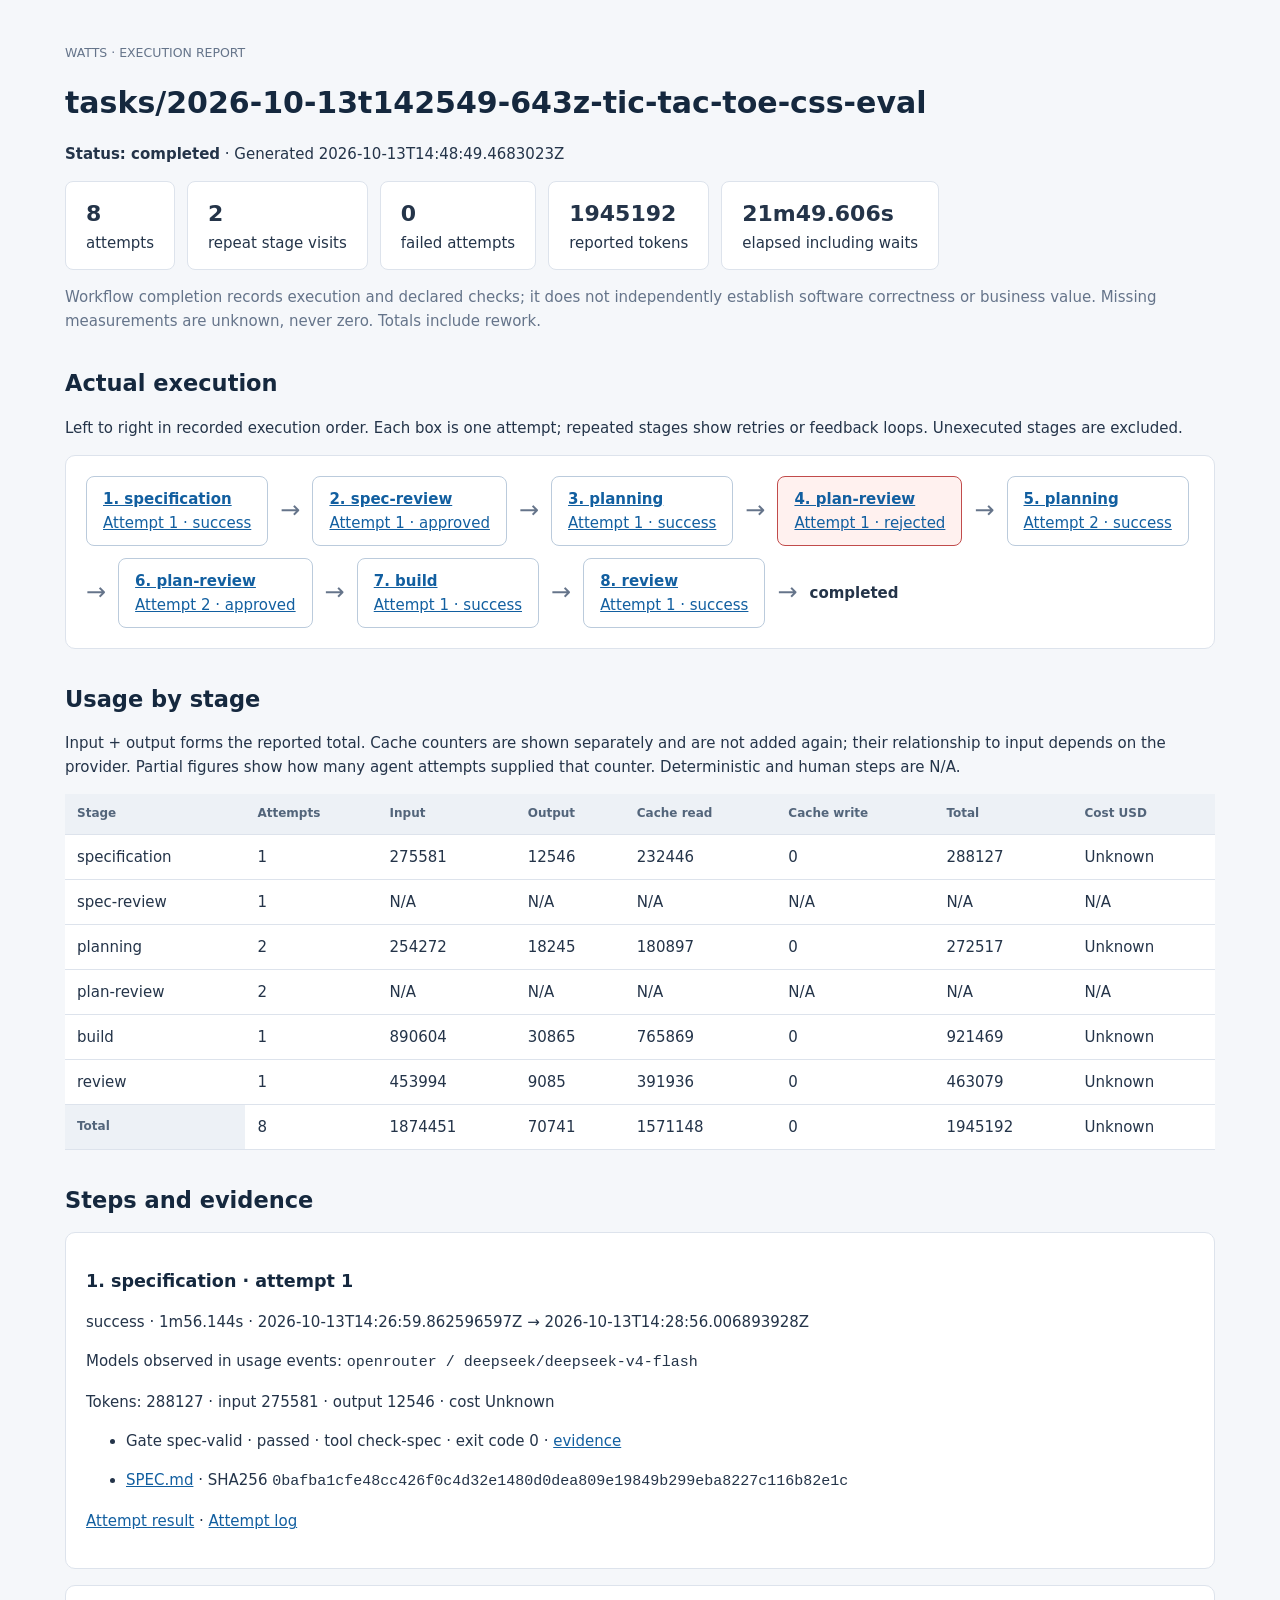
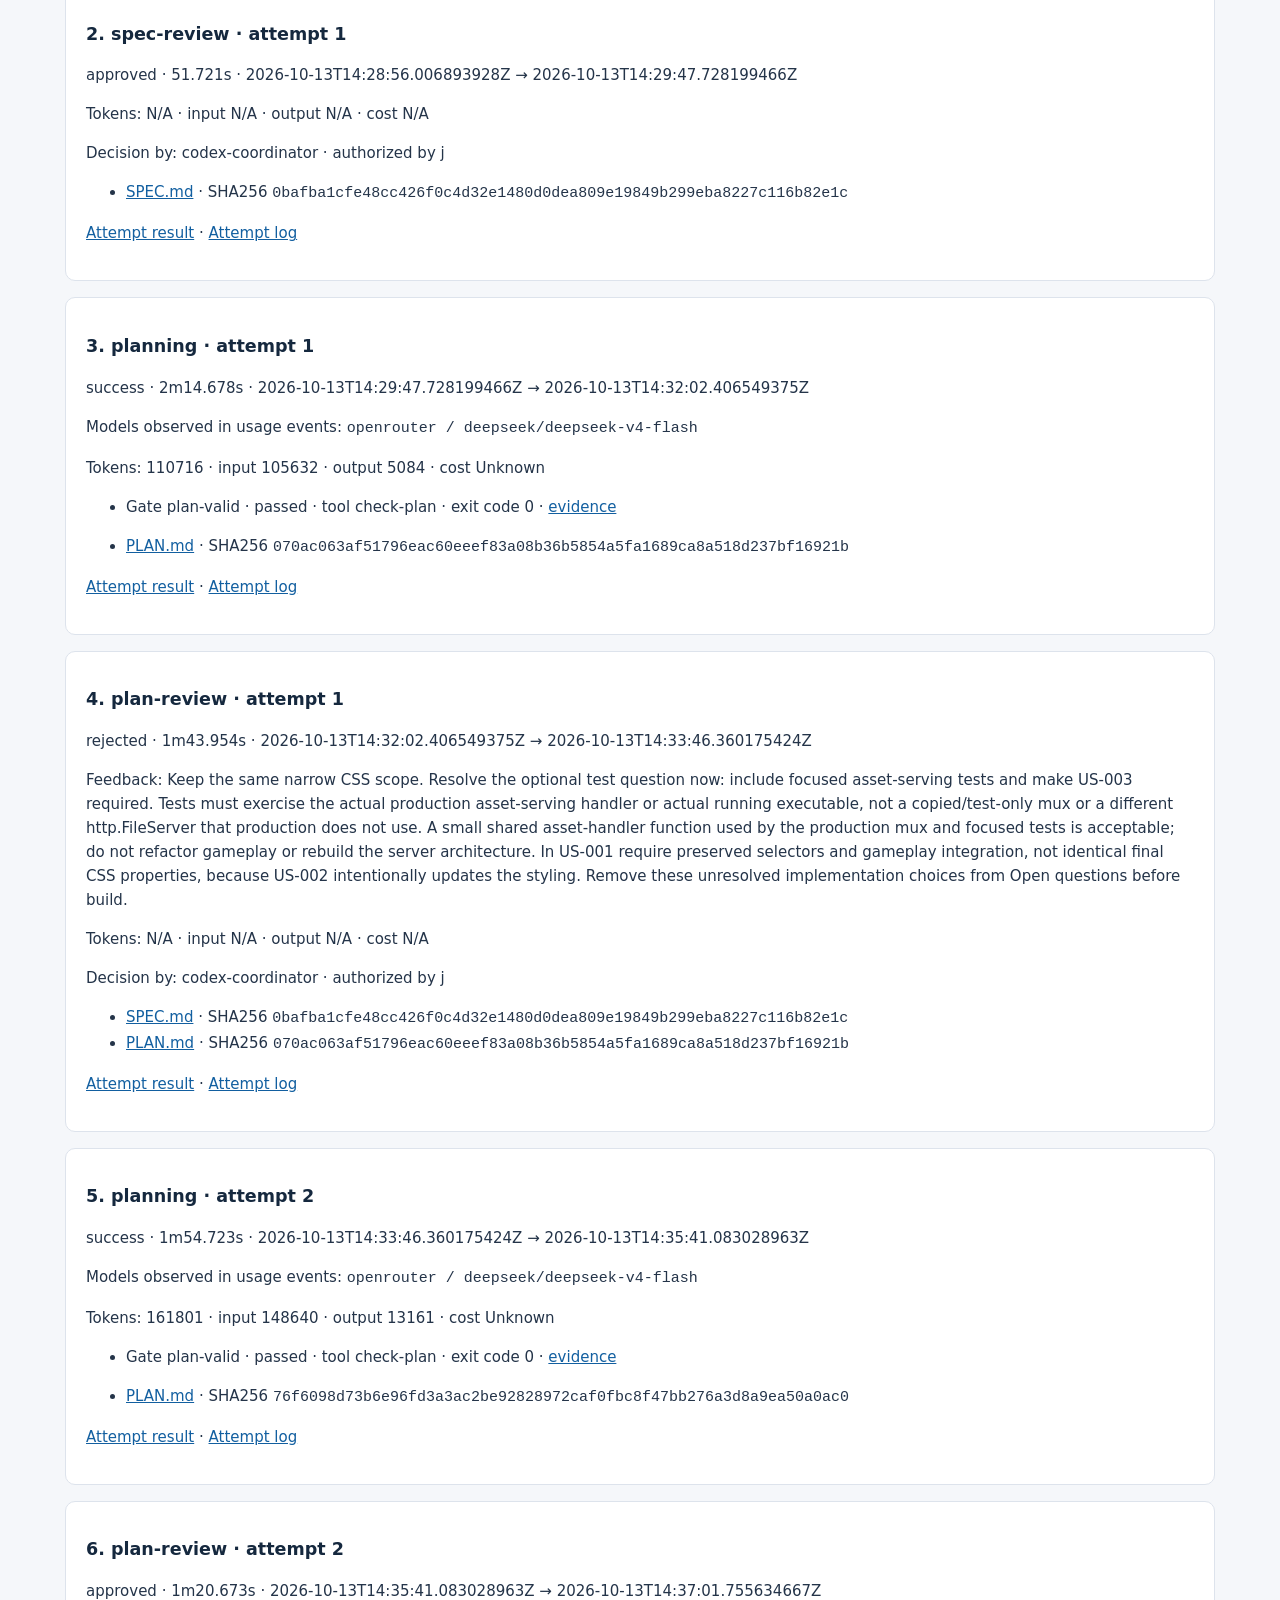
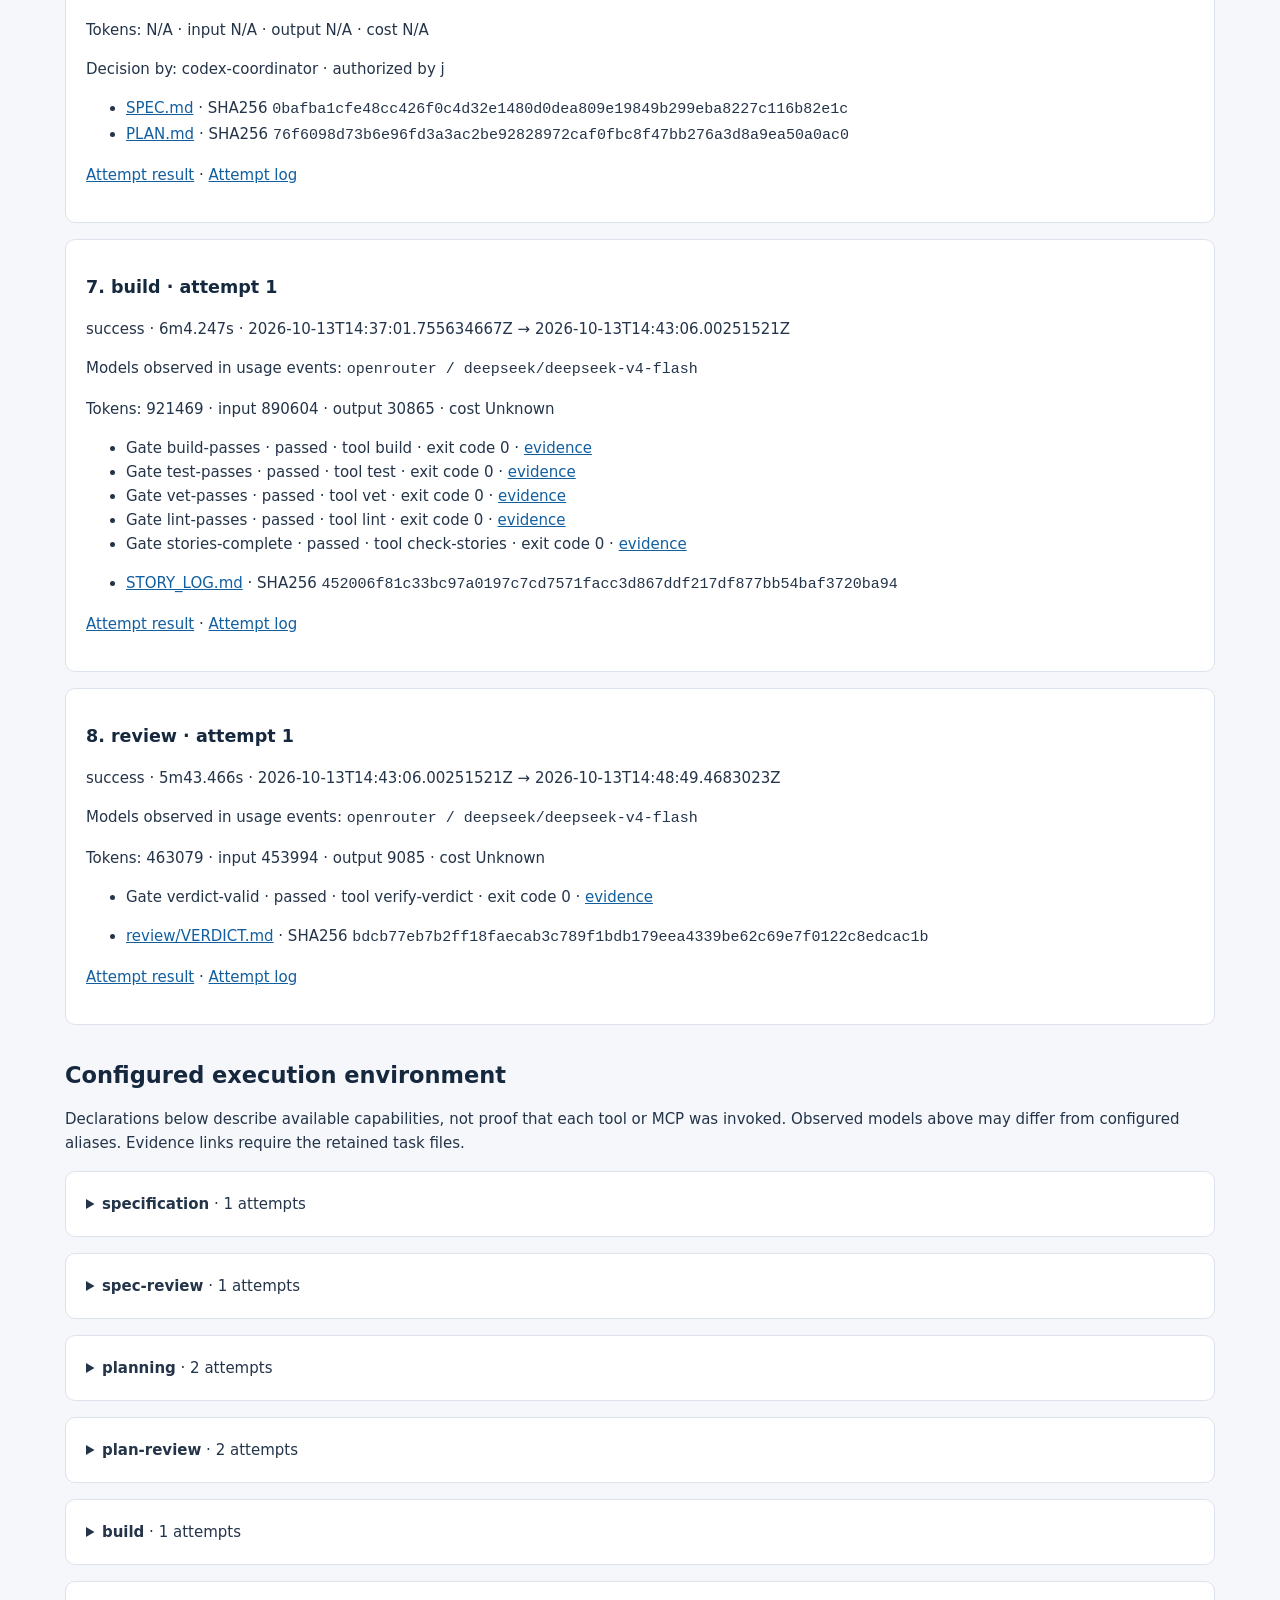
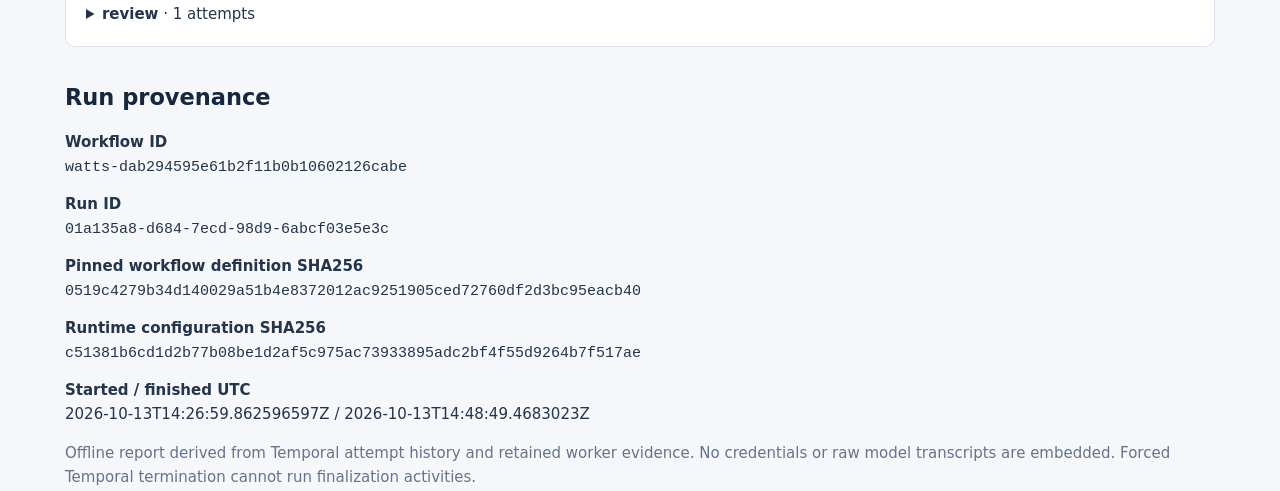
<file: tasks/2026-10-13t142549-643z-tic-tac-toe-css-eval/report.html>
<!doctype html>
<html lang="en"><head><meta charset="utf-8"><meta name="viewport" content="width=device-width,initial-scale=1"><title>Watts task report — tasks/2026-10-13t142549-643z-tic-tac-toe-css-eval</title>
<style>
:root{color-scheme:light;font:15px/1.6 system-ui,sans-serif;color:#243449;background:#f5f7fa}body{max-width:1150px;margin:40px auto;padding:0 24px}h1,h2,h3{line-height:1.25;color:#15283e}h1{font-size:30px}h2{margin-top:36px}a{color:#125fa0}code{overflow-wrap:anywhere}table{border-collapse:collapse;width:100%;background:white}td,th{text-align:left;padding:10px 12px;border-bottom:1px solid #dde3ec}th{font-size:12px;color:#53657b;background:#edf1f6}small,.muted{color:#65748a}.scroll{overflow:auto}.flow{display:flex;flex-wrap:wrap;align-items:center;gap:12px;padding:20px;background:white;border:1px solid #dde3ec;border-radius:10px}.node{border:1px solid #bbcbdc;border-radius:8px;padding:10px 16px;min-width:110px}.node.failure,.node.rejected{border-color:#c14b4b;background:#fff1ef}.arrow{color:#65748a;font-size:24px}.attempt{background:white;border:1px solid #dde3ec;padding:20px;margin:16px 0;border-radius:10px}.error{color:#a22e2e;white-space:pre-wrap}.warning{color:#805416}.facts{display:flex;flex-wrap:wrap;gap:12px}.fact{background:white;border:1px solid #dde3ec;border-radius:8px;padding:14px 20px}.fact strong{display:block;font-size:22px}dt{font-weight:600}dd{margin:0 0 12px;overflow-wrap:anywhere}@media print{body{margin:0;background:white}.attempt{break-inside:avoid}}
</style></head><body>
<header><small>WATTS · EXECUTION REPORT</small><h1>tasks/2026-10-13t142549-643z-tic-tac-toe-css-eval</h1><p><strong>Status: completed</strong> · Generated 2026-10-13T14:48:49.4683023Z</p></header>
<div class="facts"><div class="fact"><strong>8</strong>attempts</div><div class="fact"><strong>2</strong>repeat stage visits</div><div class="fact"><strong>0</strong>failed attempts</div><div class="fact"><strong>1945192</strong>reported tokens</div><div class="fact"><strong>21m49.606s</strong>elapsed including waits</div></div>

<p class="muted">Workflow completion records execution and declared checks; it does not independently establish software correctness or business value. Missing measurements are unknown, never zero. Totals include rework.</p>
<h2>Actual execution</h2><p>Left to right in recorded execution order. Each box is one attempt; repeated stages show retries or feedback loops. Unexecuted stages are excluded.</p>
<div class="flow" aria-label="Actual workflow execution"><a class="node success" href="#attempt-1"><strong>1. specification</strong><br>Attempt 1 · success</a><span class="arrow" aria-hidden="true">→</span><a class="node approved" href="#attempt-2"><strong>2. spec-review</strong><br>Attempt 1 · approved</a><span class="arrow" aria-hidden="true">→</span><a class="node success" href="#attempt-3"><strong>3. planning</strong><br>Attempt 1 · success</a><span class="arrow" aria-hidden="true">→</span><a class="node rejected" href="#attempt-4"><strong>4. plan-review</strong><br>Attempt 1 · rejected</a><span class="arrow" aria-hidden="true">→</span><a class="node success" href="#attempt-5"><strong>5. planning</strong><br>Attempt 2 · success</a><span class="arrow" aria-hidden="true">→</span><a class="node approved" href="#attempt-6"><strong>6. plan-review</strong><br>Attempt 2 · approved</a><span class="arrow" aria-hidden="true">→</span><a class="node success" href="#attempt-7"><strong>7. build</strong><br>Attempt 1 · success</a><span class="arrow" aria-hidden="true">→</span><a class="node success" href="#attempt-8"><strong>8. review</strong><br>Attempt 1 · success</a><span class="arrow">→</span><strong>completed</strong></div>
<h2>Usage by stage</h2><p>Input + output forms the reported total. Cache counters are shown separately and are not added again; their relationship to input depends on the provider. Partial figures show how many agent attempts supplied that counter. Deterministic and human steps are N/A.</p>
<div class="scroll"><table><thead><tr><th>Stage</th><th>Attempts</th><th>Input</th><th>Output</th><th>Cache read</th><th>Cache write</th><th>Total</th><th>Cost USD</th></tr></thead><tbody><tr><td>specification</td><td>1</td><td>275581</td><td>12546</td><td>232446</td><td>0</td><td>288127</td><td>Unknown</td></tr><tr><td>spec-review</td><td>1</td><td>N/A</td><td>N/A</td><td>N/A</td><td>N/A</td><td>N/A</td><td>N/A</td></tr><tr><td>planning</td><td>2</td><td>254272</td><td>18245</td><td>180897</td><td>0</td><td>272517</td><td>Unknown</td></tr><tr><td>plan-review</td><td>2</td><td>N/A</td><td>N/A</td><td>N/A</td><td>N/A</td><td>N/A</td><td>N/A</td></tr><tr><td>build</td><td>1</td><td>890604</td><td>30865</td><td>765869</td><td>0</td><td>921469</td><td>Unknown</td></tr><tr><td>review</td><td>1</td><td>453994</td><td>9085</td><td>391936</td><td>0</td><td>463079</td><td>Unknown</td></tr><tr><th>Total</th><td>8</td><td>1874451</td><td>70741</td><td>1571148</td><td>0</td><td>1945192</td><td>Unknown</td></tr></tbody></table></div>
<h2>Steps and evidence</h2>
<article class="attempt" id="attempt-1"><h3>1. specification · attempt 1</h3><p>success · 1m56.144s · 2026-10-13T14:26:59.862596597Z → 2026-10-13T14:28:56.006893928Z</p>

<p>Models observed in usage events: <code>openrouter / deepseek/deepseek-v4-flash</code> </p>
<p>Tokens: 288127 · input 275581 · output 12546 · cost Unknown</p>

<ul><li>Gate spec-valid · passed · tool check-spec · exit code 0 · <a href=".watts-state/steps/specification-1/tools/973a0ea1-b0d7-4005-be26-a47e5840d0b9.json">evidence</a></li></ul>
<ul><li><a href="SPEC.md">SPEC.md</a> · SHA256 <code>0bafba1cfe48cc426f0c4d32e1480d0dea809e19849b299eba8227c116b82e1c</code></li></ul>
<p><a href=".watts-state/steps/specification-1/result.json">Attempt result</a> · <a href=".watts-state/logs/specification-1.log">Attempt log</a></p></article><article class="attempt" id="attempt-2"><h3>2. spec-review · attempt 1</h3><p>approved · 51.721s · 2026-10-13T14:28:56.006893928Z → 2026-10-13T14:29:47.728199466Z</p>


<p>Tokens: N/A · input N/A · output N/A · cost N/A</p>
<p>Decision by: codex-coordinator · authorized by j</p>

<ul><li><a href="SPEC.md">SPEC.md</a> · SHA256 <code>0bafba1cfe48cc426f0c4d32e1480d0dea809e19849b299eba8227c116b82e1c</code></li></ul>
<p><a href=".watts-state/steps/spec-review-1/result.json">Attempt result</a> · <a href=".watts-state/logs/spec-review-1.log">Attempt log</a></p></article><article class="attempt" id="attempt-3"><h3>3. planning · attempt 1</h3><p>success · 2m14.678s · 2026-10-13T14:29:47.728199466Z → 2026-10-13T14:32:02.406549375Z</p>

<p>Models observed in usage events: <code>openrouter / deepseek/deepseek-v4-flash</code> </p>
<p>Tokens: 110716 · input 105632 · output 5084 · cost Unknown</p>

<ul><li>Gate plan-valid · passed · tool check-plan · exit code 0 · <a href=".watts-state/steps/planning-1/tools/70dcd30e-b45c-400c-bf0d-9e7071102d2e.json">evidence</a></li></ul>
<ul><li><a href="PLAN.md">PLAN.md</a> · SHA256 <code>070ac063af51796eac60eeef83a08b36b5854a5fa1689ca8a518d237bf16921b</code></li></ul>
<p><a href=".watts-state/steps/planning-1/result.json">Attempt result</a> · <a href=".watts-state/logs/planning-1.log">Attempt log</a></p></article><article class="attempt" id="attempt-4"><h3>4. plan-review · attempt 1</h3><p>rejected · 1m43.954s · 2026-10-13T14:32:02.406549375Z → 2026-10-13T14:33:46.360175424Z</p><p>Feedback: Keep the same narrow CSS scope. Resolve the optional test question now: include focused asset-serving tests and make US-003 required. Tests must exercise the actual production asset-serving handler or actual running executable, not a copied/test-only mux or a different http.FileServer that production does not use. A small shared asset-handler function used by the production mux and focused tests is acceptable; do not refactor gameplay or rebuild the server architecture. In US-001 require preserved selectors and gameplay integration, not identical final CSS properties, because US-002 intentionally updates the styling. Remove these unresolved implementation choices from Open questions before build.</p>


<p>Tokens: N/A · input N/A · output N/A · cost N/A</p>
<p>Decision by: codex-coordinator · authorized by j</p>

<ul><li><a href="SPEC.md">SPEC.md</a> · SHA256 <code>0bafba1cfe48cc426f0c4d32e1480d0dea809e19849b299eba8227c116b82e1c</code></li><li><a href="PLAN.md">PLAN.md</a> · SHA256 <code>070ac063af51796eac60eeef83a08b36b5854a5fa1689ca8a518d237bf16921b</code></li></ul>
<p><a href=".watts-state/steps/plan-review-1/result.json">Attempt result</a> · <a href=".watts-state/logs/plan-review-1.log">Attempt log</a></p></article><article class="attempt" id="attempt-5"><h3>5. planning · attempt 2</h3><p>success · 1m54.723s · 2026-10-13T14:33:46.360175424Z → 2026-10-13T14:35:41.083028963Z</p>

<p>Models observed in usage events: <code>openrouter / deepseek/deepseek-v4-flash</code> </p>
<p>Tokens: 161801 · input 148640 · output 13161 · cost Unknown</p>

<ul><li>Gate plan-valid · passed · tool check-plan · exit code 0 · <a href=".watts-state/steps/planning-2/tools/f5995f0b-5288-491a-b282-8dda05aab995.json">evidence</a></li></ul>
<ul><li><a href="PLAN.md">PLAN.md</a> · SHA256 <code>76f6098d73b6e96fd3a3ac2be92828972caf0fbc8f47bb276a3d8a9ea50a0ac0</code></li></ul>
<p><a href=".watts-state/steps/planning-2/result.json">Attempt result</a> · <a href=".watts-state/logs/planning-2.log">Attempt log</a></p></article><article class="attempt" id="attempt-6"><h3>6. plan-review · attempt 2</h3><p>approved · 1m20.673s · 2026-10-13T14:35:41.083028963Z → 2026-10-13T14:37:01.755634667Z</p>


<p>Tokens: N/A · input N/A · output N/A · cost N/A</p>
<p>Decision by: codex-coordinator · authorized by j</p>

<ul><li><a href="SPEC.md">SPEC.md</a> · SHA256 <code>0bafba1cfe48cc426f0c4d32e1480d0dea809e19849b299eba8227c116b82e1c</code></li><li><a href="PLAN.md">PLAN.md</a> · SHA256 <code>76f6098d73b6e96fd3a3ac2be92828972caf0fbc8f47bb276a3d8a9ea50a0ac0</code></li></ul>
<p><a href=".watts-state/steps/plan-review-2/result.json">Attempt result</a> · <a href=".watts-state/logs/plan-review-2.log">Attempt log</a></p></article><article class="attempt" id="attempt-7"><h3>7. build · attempt 1</h3><p>success · 6m4.247s · 2026-10-13T14:37:01.755634667Z → 2026-10-13T14:43:06.00251521Z</p>

<p>Models observed in usage events: <code>openrouter / deepseek/deepseek-v4-flash</code> </p>
<p>Tokens: 921469 · input 890604 · output 30865 · cost Unknown</p>

<ul><li>Gate build-passes · passed · tool build · exit code 0 · <a href=".watts-state/steps/build-1/tools/20aa6ffb-a121-4f9a-aa53-2f30a21d7696.json">evidence</a></li><li>Gate test-passes · passed · tool test · exit code 0 · <a href=".watts-state/steps/build-1/tools/784f2bca-db3e-4ebc-8973-b04242033a18.json">evidence</a></li><li>Gate vet-passes · passed · tool vet · exit code 0 · <a href=".watts-state/steps/build-1/tools/07a4c300-fe29-4a06-8217-b30dd898c833.json">evidence</a></li><li>Gate lint-passes · passed · tool lint · exit code 0 · <a href=".watts-state/steps/build-1/tools/339dcdde-563e-4078-ac31-474ef9483feb.json">evidence</a></li><li>Gate stories-complete · passed · tool check-stories · exit code 0 · <a href=".watts-state/steps/build-1/tools/3146464a-efe1-4eab-8e25-1fcb4b0ce5c3.json">evidence</a></li></ul>
<ul><li><a href="STORY_LOG.md">STORY_LOG.md</a> · SHA256 <code>452006f81c33bc97a0197c7cd7571facc3d867ddf217df877bb54baf3720ba94</code></li></ul>
<p><a href=".watts-state/steps/build-1/result.json">Attempt result</a> · <a href=".watts-state/logs/build-1.log">Attempt log</a></p></article><article class="attempt" id="attempt-8"><h3>8. review · attempt 1</h3><p>success · 5m43.466s · 2026-10-13T14:43:06.00251521Z → 2026-10-13T14:48:49.4683023Z</p>

<p>Models observed in usage events: <code>openrouter / deepseek/deepseek-v4-flash</code> </p>
<p>Tokens: 463079 · input 453994 · output 9085 · cost Unknown</p>

<ul><li>Gate verdict-valid · passed · tool verify-verdict · exit code 0 · <a href=".watts-state/steps/review-1/tools/812a3fe1-e059-473b-8ed1-ea10abe20be0.json">evidence</a></li></ul>
<ul><li><a href="review/VERDICT.md">review/VERDICT.md</a> · SHA256 <code>bdcb77eb7b2ff18faecab3c789f1bdb179eea4339be62c69e7f0122c8edcac1b</code></li></ul>
<p><a href=".watts-state/steps/review-1/result.json">Attempt result</a> · <a href=".watts-state/logs/review-1.log">Attempt log</a></p></article>
<h2>Configured execution environment</h2><p>Declarations below describe available capabilities, not proof that each tool or MCP was invoked. Observed models above may differ from configured aliases. Evidence links require the retained task files.</p>
<details class="attempt"><summary><strong>specification</strong> · 1 attempts</summary><dl><dt>Agent / identity</dt><dd>specification / watts-agent</dd><dt>Configured provider / model</dt><dd>openrouter / deepseek/deepseek-v4-flash</dd><dt>Pinned container image</dt><dd><code>sha256:c7e38dae2d79d58dbb388852584729ff1674016397587403016fd768bc65607f</code></dd><dt>Isolation</dt><dd>Workspace: read-only · network: bridge · user:  · memory MB: 4096 · CPUs: 2</dd><dt>Tools</dt><dd>check-spec; </dd><dt>Skills</dt><dd>watts-guidance; go-team-guidance; </dd><dt>MCP services</dt><dd>None declared</dd><dt>Required gates</dt><dd>spec-valid via check-spec; </dd><dt>Inputs / outputs</dt><dd>[SPEC.md] / [SPEC.md]</dd><dt>Attempt timeout / limit</dt><dd>0 seconds / 0 (zero uses defaults)</dd></dl></details><details class="attempt"><summary><strong>spec-review</strong> · 1 attempts</summary><dl><dt>Agent / identity</dt><dd> / </dd><dt>Configured provider / model</dt><dd> / </dd><dt>Tools</dt><dd>None declared</dd><dt>Skills</dt><dd>None declared</dd><dt>MCP services</dt><dd>None declared</dd><dt>Required gates</dt><dd>None declared</dd><dt>Inputs / outputs</dt><dd>[SPEC.md] / []</dd><dt>Attempt timeout / limit</dt><dd>0 seconds / 0 (zero uses defaults)</dd></dl></details><details class="attempt"><summary><strong>planning</strong> · 2 attempts</summary><dl><dt>Agent / identity</dt><dd>planning / watts-agent</dd><dt>Configured provider / model</dt><dd>openrouter / deepseek/deepseek-v4-flash</dd><dt>Pinned container image</dt><dd><code>sha256:c7e38dae2d79d58dbb388852584729ff1674016397587403016fd768bc65607f</code></dd><dt>Isolation</dt><dd>Workspace: read-only · network: bridge · user:  · memory MB: 4096 · CPUs: 2</dd><dt>Tools</dt><dd>check-plan; </dd><dt>Skills</dt><dd>watts-guidance; go-team-guidance; </dd><dt>MCP services</dt><dd>None declared</dd><dt>Required gates</dt><dd>plan-valid via check-plan; </dd><dt>Inputs / outputs</dt><dd>[SPEC.md] / [PLAN.md]</dd><dt>Attempt timeout / limit</dt><dd>0 seconds / 0 (zero uses defaults)</dd></dl></details><details class="attempt"><summary><strong>plan-review</strong> · 2 attempts</summary><dl><dt>Agent / identity</dt><dd> / </dd><dt>Configured provider / model</dt><dd> / </dd><dt>Tools</dt><dd>None declared</dd><dt>Skills</dt><dd>None declared</dd><dt>MCP services</dt><dd>None declared</dd><dt>Required gates</dt><dd>None declared</dd><dt>Inputs / outputs</dt><dd>[SPEC.md PLAN.md] / []</dd><dt>Attempt timeout / limit</dt><dd>0 seconds / 0 (zero uses defaults)</dd></dl></details><details class="attempt"><summary><strong>build</strong> · 1 attempts</summary><dl><dt>Agent / identity</dt><dd>build / watts-agent</dd><dt>Configured provider / model</dt><dd>openrouter / deepseek/deepseek-v4-flash</dd><dt>Pinned container image</dt><dd><code>sha256:c7e38dae2d79d58dbb388852584729ff1674016397587403016fd768bc65607f</code></dd><dt>Isolation</dt><dd>Workspace: write · network: bridge · user:  · memory MB: 4096 · CPUs: 2</dd><dt>Tools</dt><dd>build; test; vet; lint; code-intelligence (MCP coder-gopls-service, exposure deferred); check-stories; </dd><dt>Skills</dt><dd>watts-guidance; go-team-guidance; </dd><dt>MCP services</dt><dd>coder-gopls-service (stdio, attempt); </dd><dt>Required gates</dt><dd>build-passes via build; test-passes via test; vet-passes via vet; lint-passes via lint; stories-complete via check-stories; </dd><dt>Inputs / outputs</dt><dd>[SPEC.md PLAN.md] / [STORY_LOG.md]</dd><dt>Attempt timeout / limit</dt><dd>0 seconds / 0 (zero uses defaults)</dd></dl></details><details class="attempt"><summary><strong>review</strong> · 1 attempts</summary><dl><dt>Agent / identity</dt><dd>review / watts-reviewer</dd><dt>Configured provider / model</dt><dd>openrouter / deepseek/deepseek-v4-flash</dd><dt>Pinned container image</dt><dd><code>sha256:c7e38dae2d79d58dbb388852584729ff1674016397587403016fd768bc65607f</code></dd><dt>Isolation</dt><dd>Workspace: read-only · network: bridge · user:  · memory MB: 4096 · CPUs: 2</dd><dt>Tools</dt><dd>test; vet; lint; verify-verdict; </dd><dt>Skills</dt><dd>watts-guidance; go-team-guidance; </dd><dt>MCP services</dt><dd>None declared</dd><dt>Required gates</dt><dd>verdict-valid via verify-verdict; </dd><dt>Inputs / outputs</dt><dd>[SPEC.md PLAN.md STORY_LOG.md] / [review/VERDICT.md]</dd><dt>Attempt timeout / limit</dt><dd>0 seconds / 0 (zero uses defaults)</dd></dl></details>
<h2>Run provenance</h2><dl><dt>Workflow ID</dt><dd><code>watts-dab294595e61b2f11b0b10602126cabe</code></dd><dt>Run ID</dt><dd><code>01a135a8-d684-7ecd-98d9-6abcf03e5e3c</code></dd><dt>Pinned workflow definition SHA256</dt><dd><code>0519c4279b34d140029a51b4e8372012ac9251905ced72760df2d3bc95eacb40</code></dd><dt>Runtime configuration SHA256</dt><dd><code>c51381b6cd1d2b77b08be1d2af5c975ac73933895adc2bf4f55d9264b7f517ae</code></dd><dt>Started / finished UTC</dt><dd>2026-10-13T14:26:59.862596597Z / 2026-10-13T14:48:49.4683023Z</dd></dl>
<p class="muted">Offline report derived from Temporal attempt history and retained worker evidence. No credentials or raw model transcripts are embedded. Forced Temporal termination cannot run finalization activities.</p>
</body></html>
</file>
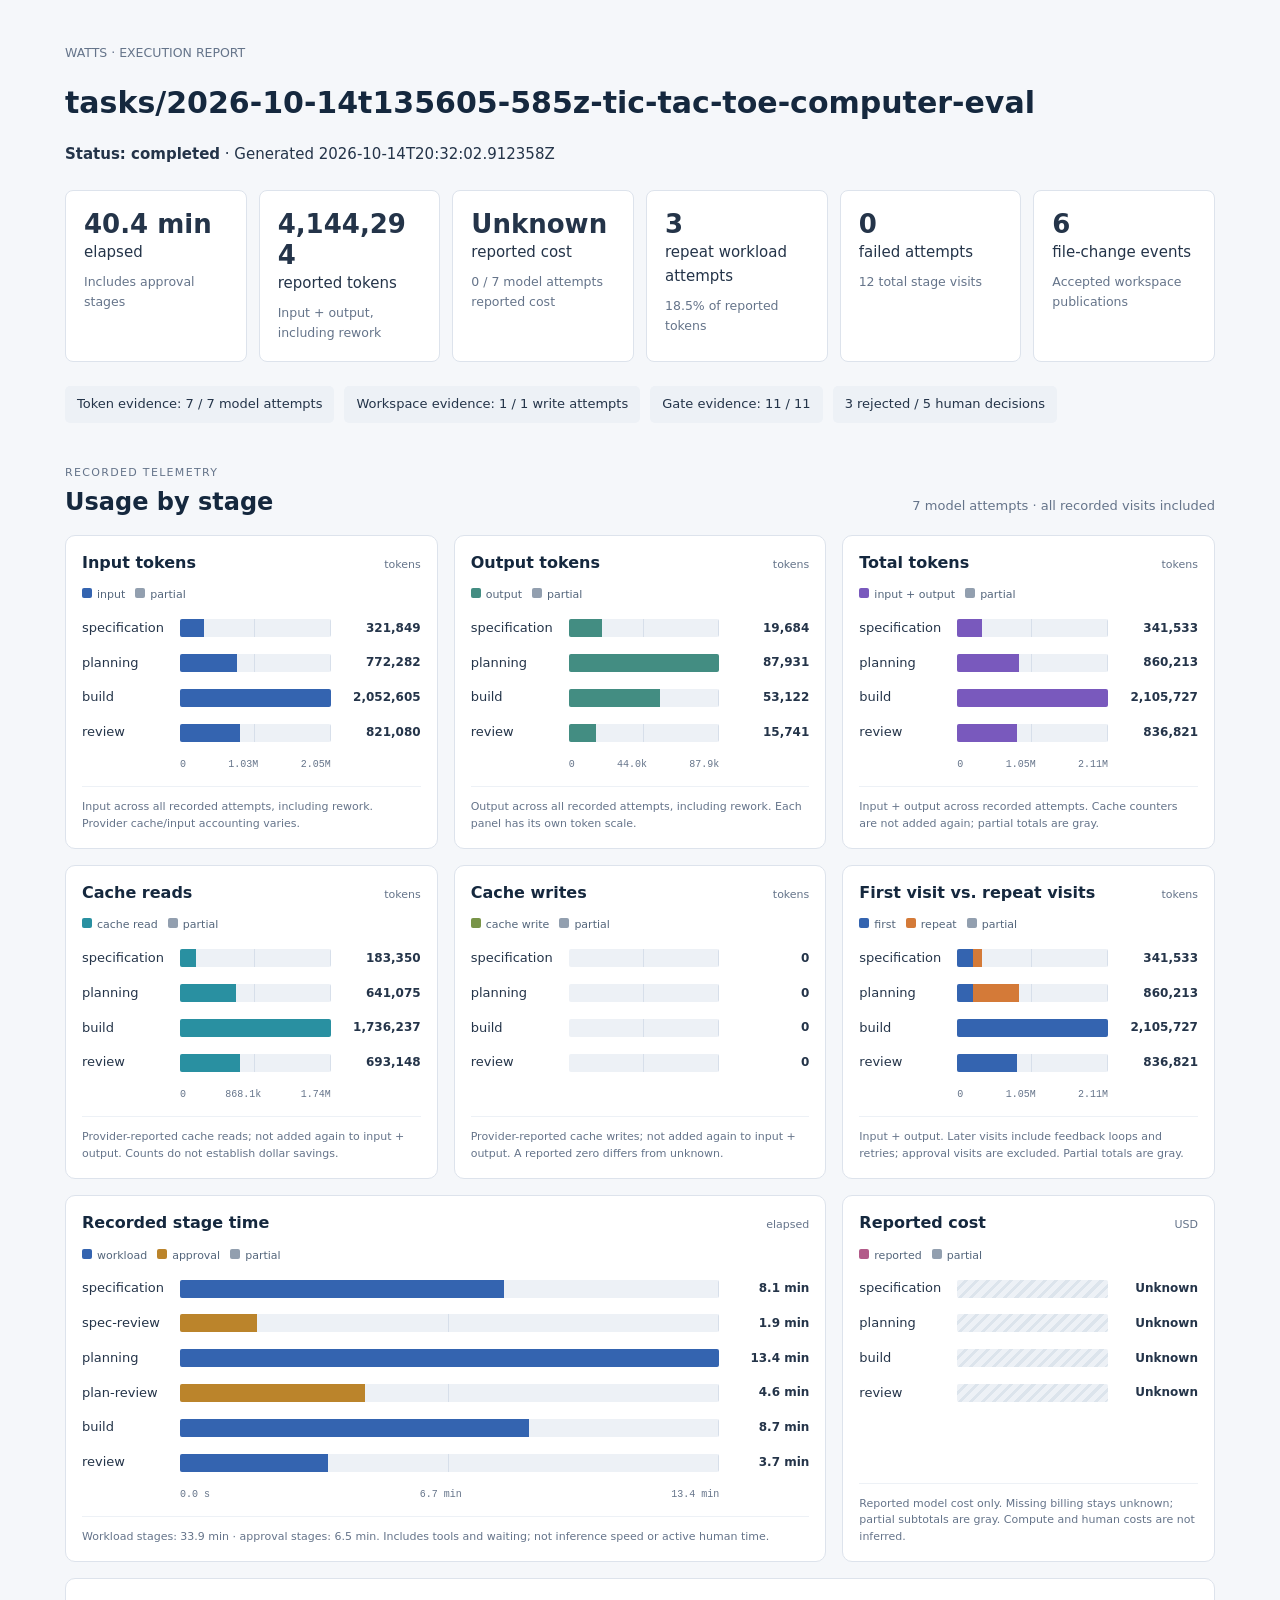
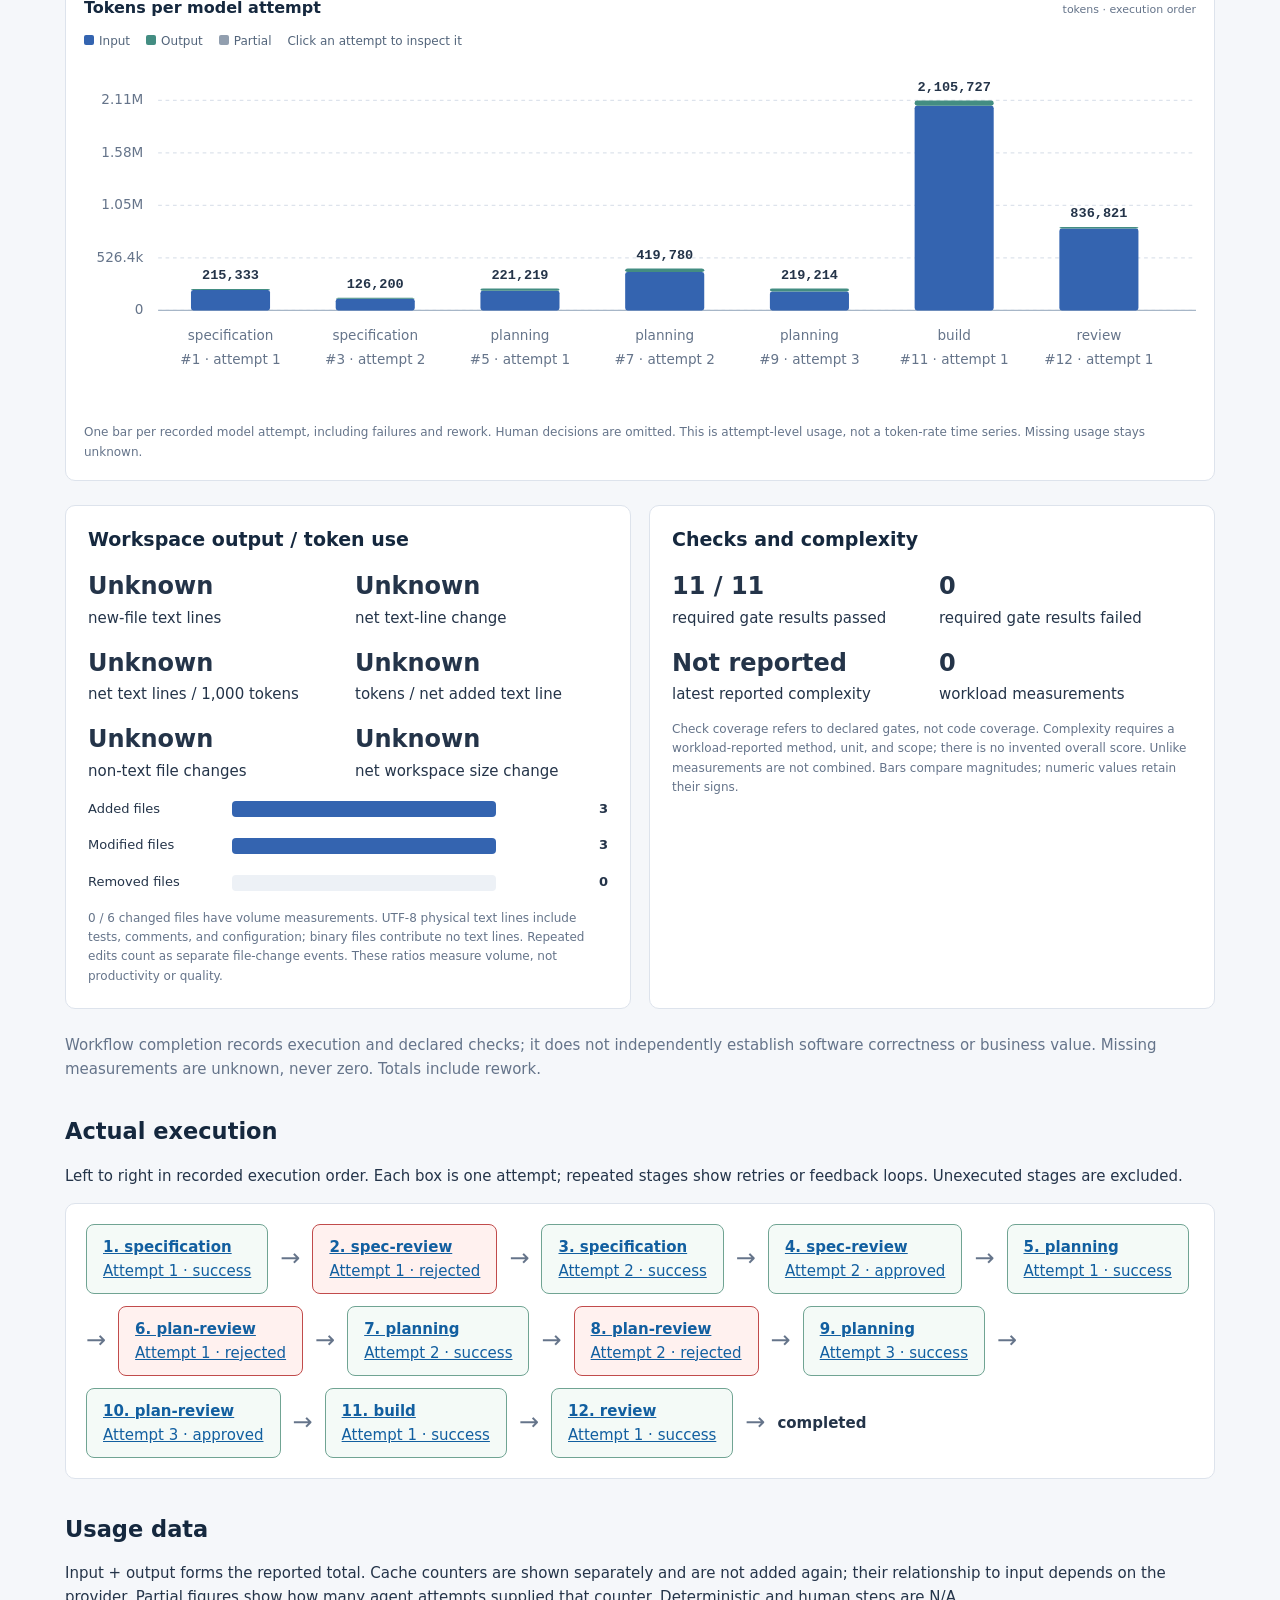
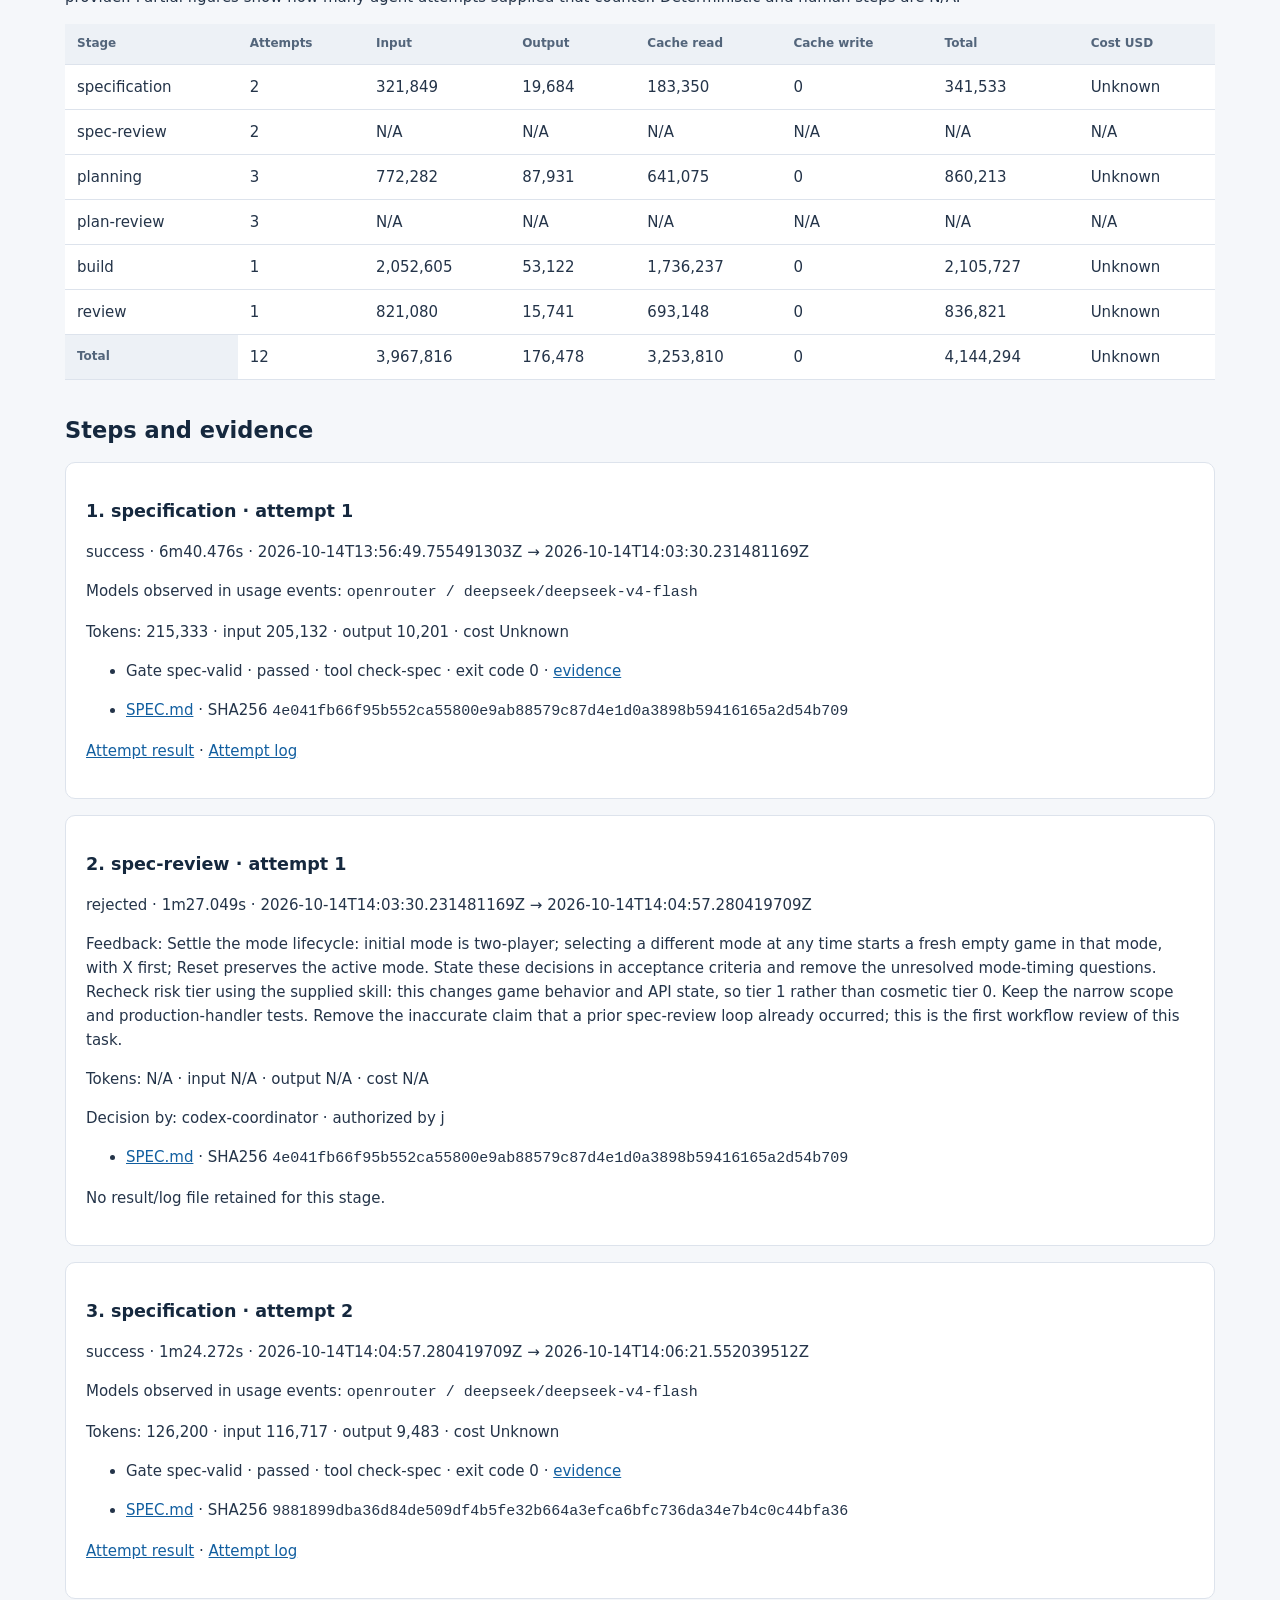
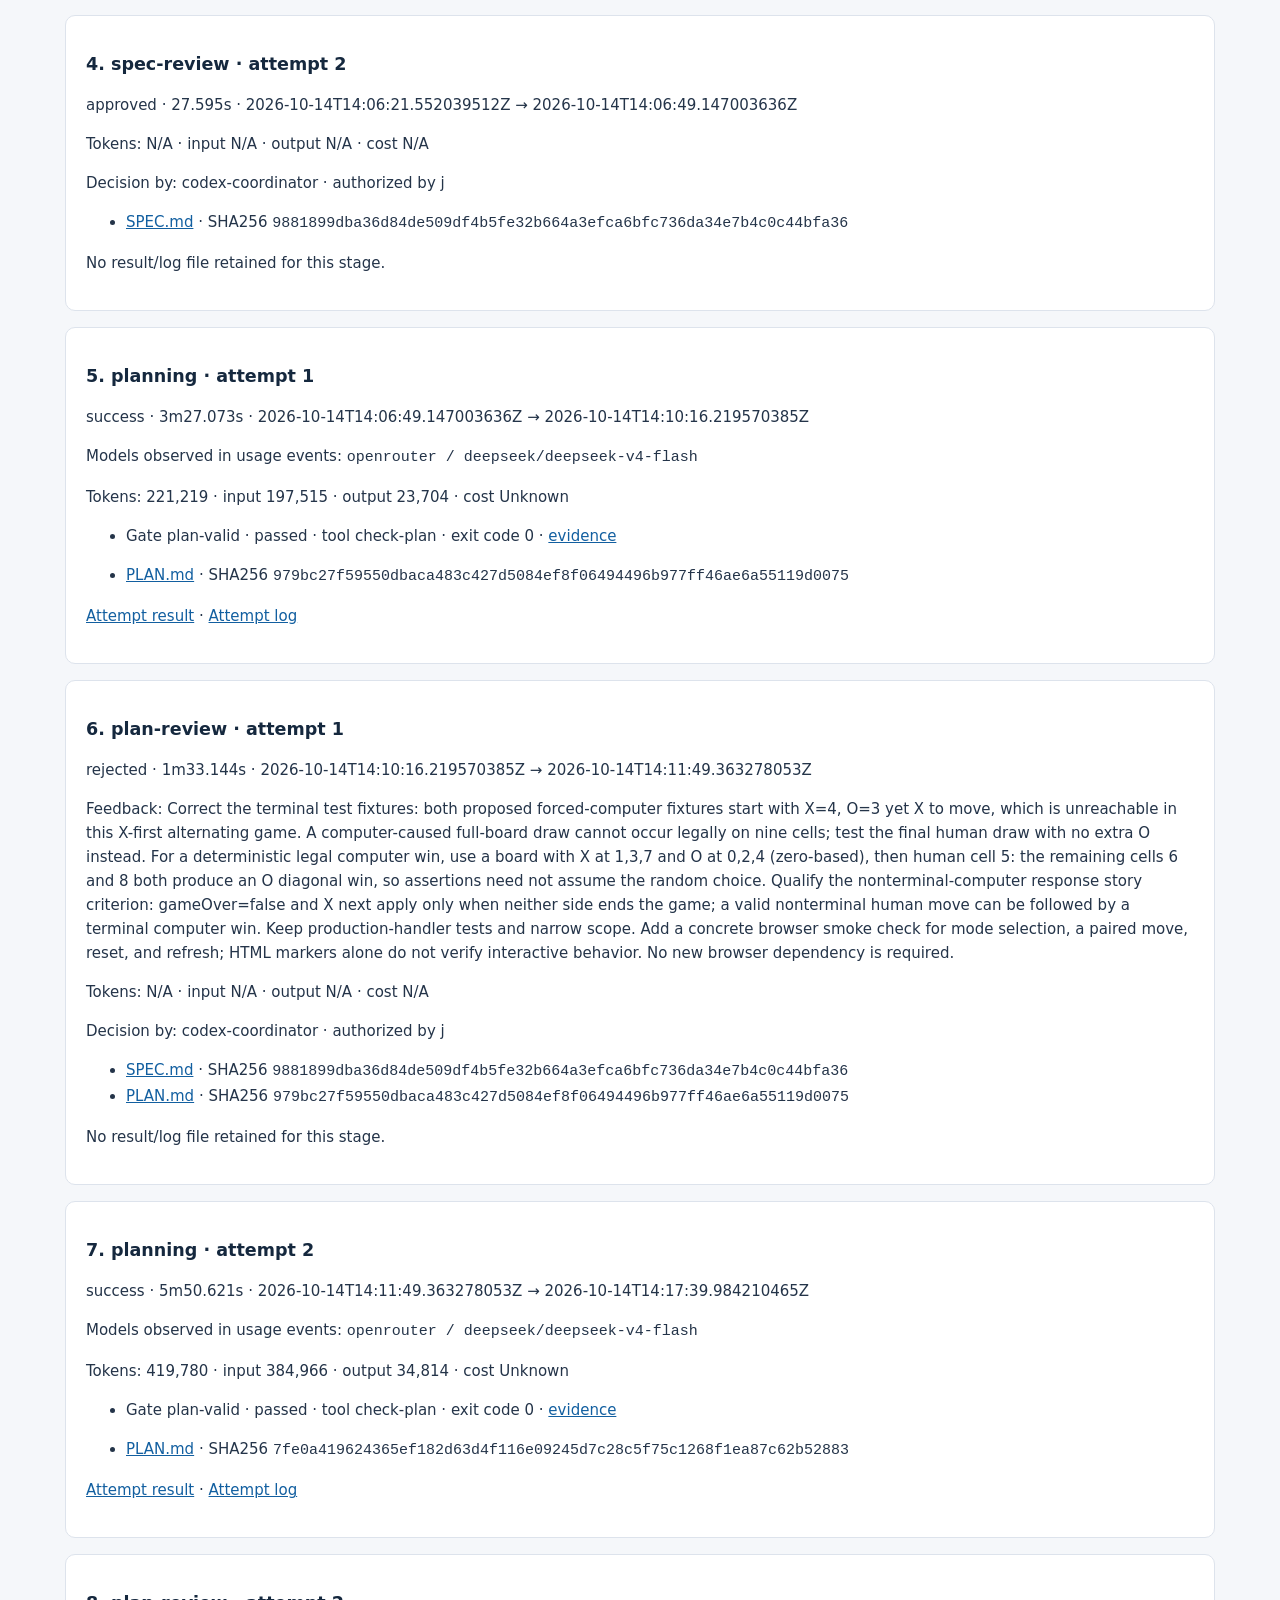
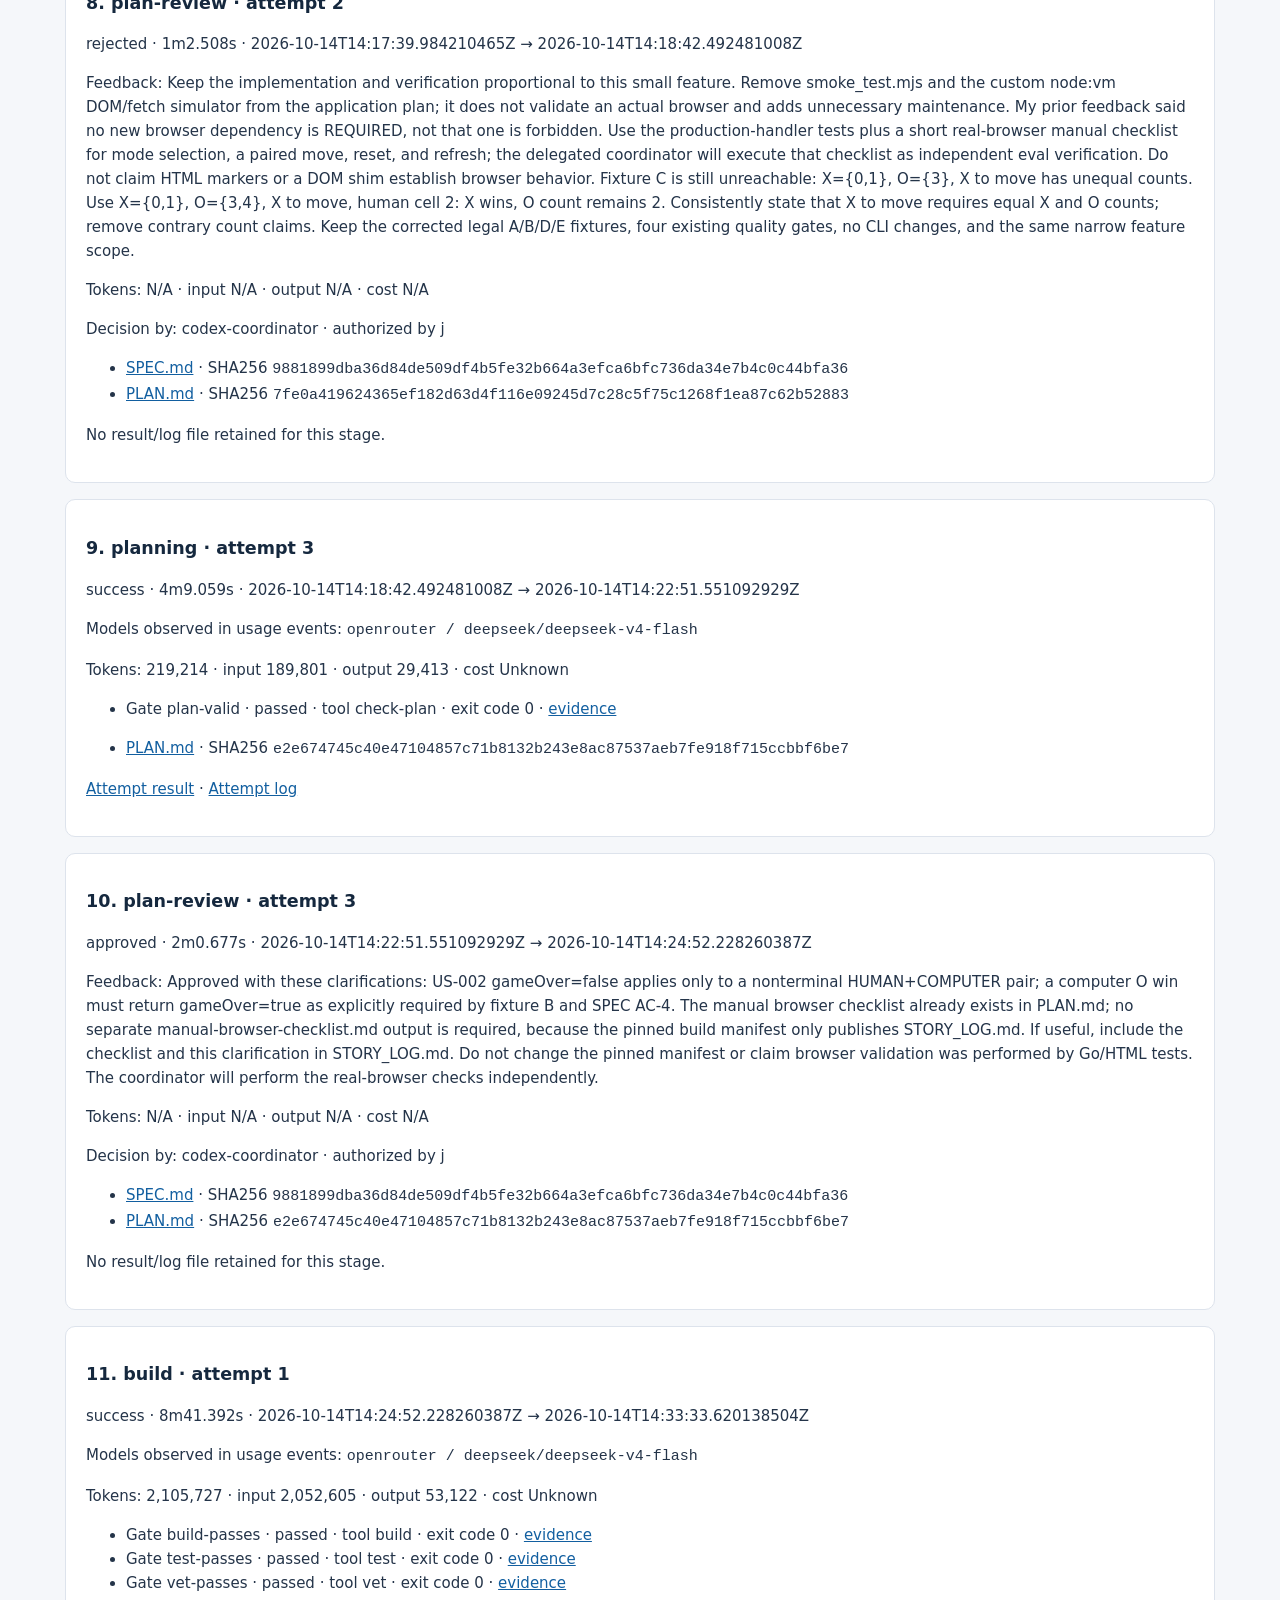
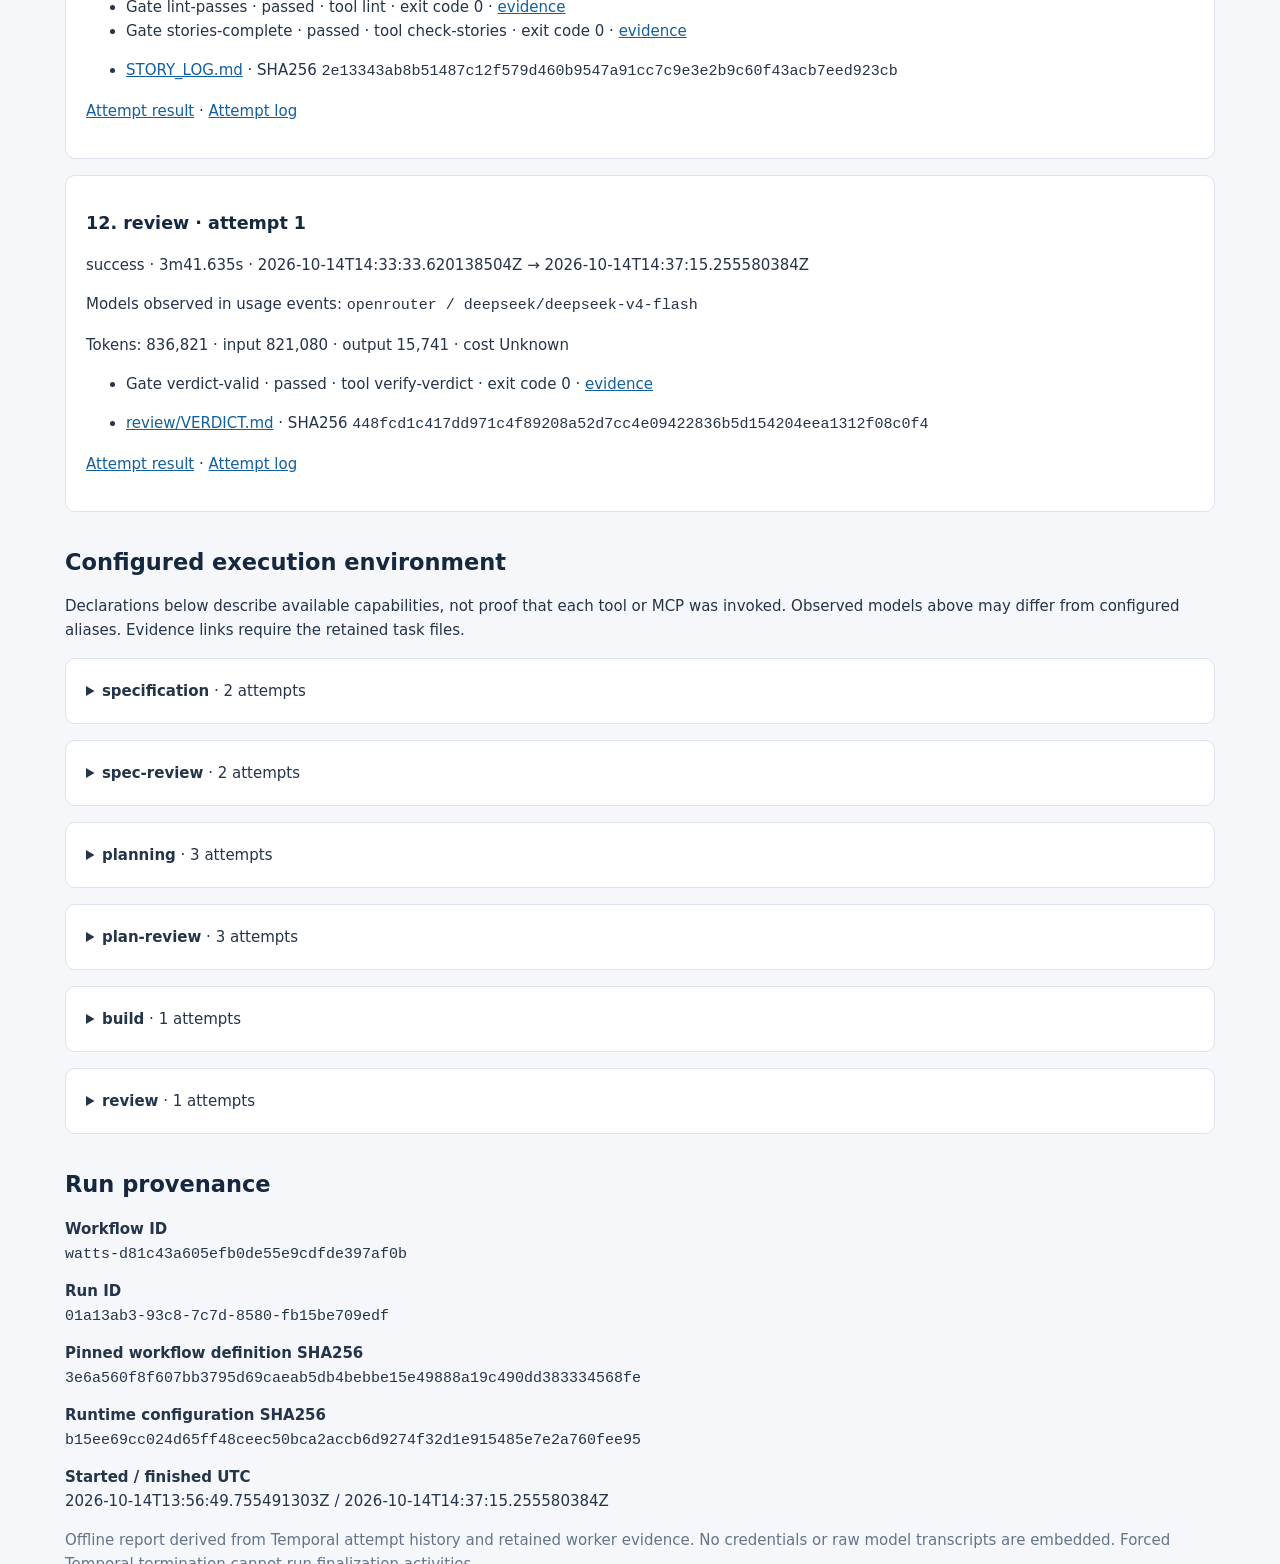
<file: tasks/2026-10-14t135605-585z-tic-tac-toe-computer-eval/report.html>
<!doctype html>
<html lang="en">
<head>
<meta charset="utf-8">
<meta name="viewport" content="width=device-width,initial-scale=1">
<title>Watts task report — tasks/2026-10-14t135605-585z-tic-tac-toe-computer-eval</title>
<style>
:root {
  color-scheme:light;
  font:15px/1.6 system-ui,sans-serif;
  color:#243449;
  background:#f5f7fa;
}
body {
  max-width:1150px;
  margin:40px auto;
  padding:0 24px;
}
h1,h2,h3 {
  line-height:1.25;
  color:#15283e;
}
h1 {
  font-size:30px;
}
h2 {
  margin-top:36px;
}
a {
  color:#125fa0;
}
code {
  overflow-wrap:anywhere;
}
table {
  border-collapse:collapse;
  width:100%;
  background:white;
}
td,th {
  text-align:left;
  padding:10px 12px;
  border-bottom:1px solid #dde3ec;
}
th {
  font-size:12px;
  color:#53657b;
  background:#edf1f6;
}
small,.muted {
  color:#65748a;
}
.scroll {
  overflow:auto;
}
.flow {
  display:flex;
  flex-wrap:wrap;
  align-items:center;
  gap:12px;
  padding:20px;
  background:white;
  border:1px solid #dde3ec;
  border-radius:10px;
}
.node {
  border:1px solid #bbcbdc;
  border-radius:8px;
  padding:10px 16px;
  min-width:110px;
}
.node.failure,.node.rejected {
  border-color:#c14b4b;
  background:#fff1ef;
}
.arrow {
  color:#65748a;
  font-size:24px;
}
.attempt {
  background:white;
  border:1px solid #dde3ec;
  padding:20px;
  margin:16px 0;
  border-radius:10px;
}
.error {
  color:#a22e2e;
  white-space:pre-wrap;
}
.warning {
  color:#805416;
}
.fact {
  background:white;
  border:1px solid #dde3ec;
  border-radius:8px;
  padding:14px 20px;
}
dt {
  font-weight:600;
}
dd {
  margin:0 0 12px;
  overflow-wrap:anywhere;
}
@media print {
  body {
    margin:0;
    background:white;
  }
  .attempt {
    break-inside:avoid;
  }
}
.facts {
  display:grid;
  grid-template-columns:repeat(auto-fit,minmax(170px,1fr));
  gap:12px;
  margin:24px 0;
}
.fact {
  padding:18px;
}
.fact strong {
  display:block;
  font-size:26px;
  line-height:1.2;
  overflow-wrap:anywhere;
}
.fact small {
  display:block;
  margin-top:8px;
}
.dashboard {
  display:grid;
  grid-template-columns:repeat(2,minmax(0,1fr));
  gap:18px;
  margin:24px 0;
}
.panel {
  margin:0;
  padding:22px;
  background:#fff;
  border:1px solid #dde3ec;
  border-radius:10px;
}
.panel h2 {
  font-size:19px;
  margin:0 0 16px;
}
.chart-row {
  display:grid;
  grid-template-columns:minmax(100px,1fr) minmax(80px,2fr) 100px;
  gap:12px;
  align-items:center;
  margin:16px 0;
}
.chart-label {
  font-size:13px;
  overflow-wrap:anywhere;
}
.chart-value {
  font-size:13px;
  font-variant-numeric:tabular-nums;
  text-align:right;
}
.bar-track {
  height:16px;
  background:#edf1f6;
  border-radius:4px;
  overflow:hidden;
  display:flex;
}
.fill {
  display:block;
  height:100%;
  background:#3464b0;
}
.fill.output {
  background:#438d82;
}
.fill.partial {
  background:#929faf;
}
.fill.human {
  background:#bb842b;
}
.bar-track.unknown {
  background:repeating-linear-gradient(135deg,#edf1f6 0 5px,#dce4ec 5px 8px);
}
.legend {
  display:flex;
  flex-wrap:wrap;
  gap:16px;
  font-size:12px;
  color:#53657b;
}
.key {
  display:inline-block;
  width:10px;
  height:10px;
  background:#3464b0;
  margin-right:5px;
  border-radius:2px;
}
.key.output {
  background:#438d82;
}
.key.partial {
  background:#929faf;
}
.key.human {
  background:#bb842b;
}
.caption {
  overflow-wrap:anywhere;
  font-size:12px;
  margin:14px 0 0;
  color:#65748a;
}
.coverage {
  display:flex;
  flex-wrap:wrap;
  gap:10px;
  font-size:13px;
  margin:18px 0;
}
.coverage span {
  padding:8px 12px;
  background:#edf1f6;
  border-radius:5px;
}
.volume-grid {
  display:grid;
  grid-template-columns:repeat(2,minmax(0,1fr));
  gap:14px;
}
.volume-grid strong {
  overflow-wrap:anywhere;
  display:block;
  font-size:24px;
  font-variant-numeric:tabular-nums;
}
.measurement {
  border-top:1px solid #dde3ec;
  padding-top:16px;
  margin-top:18px;
}
.measurement .bar-track {
  max-width:100%;
}
.measurement h3 {
  margin:0 0 8px;
  font-size:16px;
}
.node.success,.node.approved {
  border-color:#70a493;
  background:#f4faf7;
}
@media(max-width:700px) {
  body {
    padding:0 16px;
    margin:24px auto;
  }
  .dashboard {
    grid-template-columns:minmax(0,1fr);
  }
  .panel {
    padding:16px;
  }
  .chart-row {
    grid-template-columns:minmax(80px,1fr) minmax(60px,1.5fr) 86px;
    gap:8px;
  }
  .fact strong {
    font-size:22px;
  }
  .chart-value {
    max-width:120px;
  }
  .flow {
    padding:12px;
  }
}
@media print {
  .dashboard {
    grid-template-columns:1fr 1fr;
  }
  .panel {
    break-inside:avoid;
  }
  .bar-track,.fill,.key {
    print-color-adjust:exact;
  }
}

 
.usage-heading {
  display:flex;
  justify-content:space-between;
  align-items:end;
  gap:20px;
  margin:36px 0 18px;
}
.usage-heading h2 {
  margin:4px 0 0;
  font-size:24px;
}
.usage-heading p {
  color:#65748a;
  font-size:13px;
  margin:0;
}
.usage-heading small {
  font-size:11px;
  letter-spacing:.12em;
}
.usage-grid {
  display:grid;
  grid-template-columns:repeat(3,minmax(0,1fr));
  gap:16px;
}
.usage-panel {
  min-width:0;
  padding:16px;
  display:flex;
  flex-direction:column;
}
.usage-panel.wide {
  grid-column:span 2;
}
.panel-header {
  display:flex;
  justify-content:space-between;
  align-items:baseline;
  gap:12px;
  margin:0 0 12px;
}
.panel-header h3 {
  font-size:16px;
  margin:0;
  line-height:1.4;
}
.unit {
  color:#65748a;
  font-size:11px;
  white-space:nowrap;
}
.usage-panel .legend {
  gap:10px;
  font-size:11px;
}
.usage-panel .chart-row {
  grid-template-columns:90px minmax(0,1fr) 82px;
  gap:8px;
  margin:14px 0;
}
.usage-panel .chart-value {
  font-size:12px;
  overflow-wrap:anywhere;
}
.usage-panel .bar-track {
  height:18px;
  border-radius:2px;
  background:repeating-linear-gradient(90deg,#edf1f6 0 calc(50% - 1px),#d7dfea calc(50% - 1px) 50%);
}
.usage-panel .bar-track.unknown {
  background:repeating-linear-gradient(135deg,#edf1f6 0 5px,#dce4ec 5px 8px);
}
.plot-rows {
  flex:1;
}
.chart-scale {
  display:flex;
  justify-content:space-between;
  margin-left:98px;
  margin-right:90px;
  font:10px/1.5 ui-monospace,monospace;
  color:#65748a;
  gap:6px;
}
.usage-panel .caption {
  border-top:1px solid #edf1f6;
  padding-top:12px;
  line-height:1.5;
  font-size:11px;
}
.key.input,.fill.input,.svg-input {
  background:#3464b0;
  fill:#3464b0;
}
.key.total,.fill.total {
  background:#7959bd;
}
.key.cache-read,.fill.cache-read {
  background:#2990a1;
}
.key.cache-write,.fill.cache-write {
  background:#789448;
}
.key.repeat,.fill.repeat {
  background:#d47a38;
}
.key.cost,.fill.cost {
  background:#b25a89;
}
.svg-output {
  fill:#438d82;
}
.svg-partial {
  fill:#929faf;
}
.attempt-panel {
  min-width:0;
  grid-column:1/-1;
  padding:18px;
}
.chart-scroll {
  overflow-x:auto;
}
.attempt-plot {
  display:block;
  width:100%;
  height:auto;
}
.grid-line {
  stroke:#dde3ec;
  stroke-width:1;
  stroke-dasharray:3 3;
}
.axis-line {
  stroke:#a7b6c7;
  stroke-width:1;
}
.tick-label {
  fill:#65748a;
  font:11px system-ui,sans-serif;
}
.point-value {
  fill:#243449;
  font:600 11px ui-monospace,monospace;
}
.attempt-plot a:hover rect,.attempt-plot a:focus rect {
  opacity:.75;
}
.attempt-plot a:focus text {
  fill:#125fa0;
  text-decoration:underline;
}
@media (min-width:701px) and (max-width:1100px) {
  .facts {
    grid-template-columns:repeat(3,minmax(0,1fr));
  }
}
@media (max-width:1100px) {
  .usage-grid {
    grid-template-columns:repeat(2,minmax(0,1fr));
  }
  .usage-panel.wide {
    grid-column:auto;
  }
}
@media (max-width:760px) {
  .usage-grid {
    grid-template-columns:minmax(0,1fr);
  }
  .usage-heading {
    align-items:start;
    flex-direction:column;
    gap:8px;
  }
}
@media print {
  .usage-grid {
    grid-template-columns:1fr 1fr;
  }
  .attempt-plot {
    min-width:0!important;
  }
  .usage-panel {
    break-inside:avoid;
  }
}
</style>
</head>
<body>
<header>
<small>WATTS · EXECUTION REPORT</small>
<h1>tasks/2026-10-14t135605-585z-tic-tac-toe-computer-eval</h1>
<p>
<strong>Status: completed</strong> · Generated 2026-10-14T20:32:02.912358Z</p>
</header>
<section id="metrics" aria-label="Execution metrics">
<div class="facts">
<div class="fact">
<strong>40.4 min</strong>elapsed<small>Includes approval stages</small>
</div>
<div class="fact">
<strong>4,144,294</strong>reported tokens<small>Input + output, including rework</small>
</div>
<div class="fact">
<strong>Unknown</strong>reported cost<small>0 / 7 model attempts reported cost</small>
</div>
<div class="fact">
<strong>3</strong>repeat workload attempts<small>18.5% of reported tokens</small>
</div>
<div class="fact">
<strong>0</strong>failed attempts<small>12 total stage visits</small>
</div>
<div class="fact">
<strong>6</strong>file-change events<small>Accepted workspace publications</small>
</div>
</div>
<div class="coverage" aria-label="Measurement coverage">
<span>Token evidence: 7 / 7 model attempts</span>
<span>Workspace evidence: 1 / 1 write attempts</span>
<span>Gate evidence: 11 / 11</span>
<span>3 rejected / 5 human decisions</span>
</div>
<div class="usage-heading" id="usage">
<div><small>RECORDED TELEMETRY</small><h2>Usage by stage</h2></div>
<p>7 model attempts · all recorded visits included</p>
</div>
<div class="usage-grid" aria-label="Stage usage graphs">

<figure class="panel usage-panel ">
<header class="panel-header"><h3>Input tokens</h3><span class="unit">tokens</span></header>
<div class="legend"><span><i class="key input"></i>input</span><span><i class="key partial"></i>partial</span></div>
<div class="plot-rows">
<div class="chart-row" title="specification · 2 attempts · 321,849 input tokens · 2/2 observations">
<span class="chart-label">specification</span>
<div class="bar-track " role="img" aria-label="specification · 2 attempts · 321,849 input tokens · 2/2 observations">
<span class="fill input" style="width:15.680026113158647%"></span>
</div>
<strong class="chart-value">321,849</strong>
</div><div class="chart-row" title="planning · 3 attempts · 772,282 input tokens · 3/3 observations">
<span class="chart-label">planning</span>
<div class="bar-track " role="img" aria-label="planning · 3 attempts · 772,282 input tokens · 3/3 observations">
<span class="fill input" style="width:37.62448206060104%"></span>
</div>
<strong class="chart-value">772,282</strong>
</div><div class="chart-row" title="build · 1 attempts · 2,052,605 input tokens · 1/1 observations">
<span class="chart-label">build</span>
<div class="bar-track " role="img" aria-label="build · 1 attempts · 2,052,605 input tokens · 1/1 observations">
<span class="fill input" style="width:100%"></span>
</div>
<strong class="chart-value">2,052,605</strong>
</div><div class="chart-row" title="review · 1 attempts · 821,080 input tokens · 1/1 observations">
<span class="chart-label">review</span>
<div class="bar-track " role="img" aria-label="review · 1 attempts · 821,080 input tokens · 1/1 observations">
<span class="fill input" style="width:40.001851306023326%"></span>
</div>
<strong class="chart-value">821,080</strong>
</div>
</div>
<div class="chart-scale" aria-hidden="true"><span>0</span><span>1.03M</span><span>2.05M</span></div>
<figcaption class="caption">Input across all recorded attempts, including rework. Provider cache/input accounting varies.</figcaption>
</figure>

<figure class="panel usage-panel ">
<header class="panel-header"><h3>Output tokens</h3><span class="unit">tokens</span></header>
<div class="legend"><span><i class="key output"></i>output</span><span><i class="key partial"></i>partial</span></div>
<div class="plot-rows">
<div class="chart-row" title="specification · 2 attempts · 19,684 output tokens · 2/2 observations">
<span class="chart-label">specification</span>
<div class="bar-track " role="img" aria-label="specification · 2 attempts · 19,684 output tokens · 2/2 observations">
<span class="fill output" style="width:22.3857342689154%"></span>
</div>
<strong class="chart-value">19,684</strong>
</div><div class="chart-row" title="planning · 3 attempts · 87,931 output tokens · 3/3 observations">
<span class="chart-label">planning</span>
<div class="bar-track " role="img" aria-label="planning · 3 attempts · 87,931 output tokens · 3/3 observations">
<span class="fill output" style="width:100%"></span>
</div>
<strong class="chart-value">87,931</strong>
</div><div class="chart-row" title="build · 1 attempts · 53,122 output tokens · 1/1 observations">
<span class="chart-label">build</span>
<div class="bar-track " role="img" aria-label="build · 1 attempts · 53,122 output tokens · 1/1 observations">
<span class="fill output" style="width:60.413278593442584%"></span>
</div>
<strong class="chart-value">53,122</strong>
</div><div class="chart-row" title="review · 1 attempts · 15,741 output tokens · 1/1 observations">
<span class="chart-label">review</span>
<div class="bar-track " role="img" aria-label="review · 1 attempts · 15,741 output tokens · 1/1 observations">
<span class="fill output" style="width:17.90153643197507%"></span>
</div>
<strong class="chart-value">15,741</strong>
</div>
</div>
<div class="chart-scale" aria-hidden="true"><span>0</span><span>44.0k</span><span>87.9k</span></div>
<figcaption class="caption">Output across all recorded attempts, including rework. Each panel has its own token scale.</figcaption>
</figure>

<figure class="panel usage-panel ">
<header class="panel-header"><h3>Total tokens</h3><span class="unit">tokens</span></header>
<div class="legend"><span><i class="key total"></i>input &#43; output</span><span><i class="key partial"></i>partial</span></div>
<div class="plot-rows">
<div class="chart-row" title="specification · 2 attempts · 341,533 input &#43; output tokens · 2/2 observations">
<span class="chart-label">specification</span>
<div class="bar-track " role="img" aria-label="specification · 2 attempts · 341,533 input &#43; output tokens · 2/2 observations">
<span class="fill total" style="width:16.219243995066787%"></span>
</div>
<strong class="chart-value">341,533</strong>
</div><div class="chart-row" title="planning · 3 attempts · 860,213 input &#43; output tokens · 3/3 observations">
<span class="chart-label">planning</span>
<div class="bar-track " role="img" aria-label="planning · 3 attempts · 860,213 input &#43; output tokens · 3/3 observations">
<span class="fill total" style="width:40.8511169776519%"></span>
</div>
<strong class="chart-value">860,213</strong>
</div><div class="chart-row" title="build · 1 attempts · 2,105,727 input &#43; output tokens · 1/1 observations">
<span class="chart-label">build</span>
<div class="bar-track " role="img" aria-label="build · 1 attempts · 2,105,727 input &#43; output tokens · 1/1 observations">
<span class="fill total" style="width:100%"></span>
</div>
<strong class="chart-value">2,105,727</strong>
</div><div class="chart-row" title="review · 1 attempts · 836,821 input &#43; output tokens · 1/1 observations">
<span class="chart-label">review</span>
<div class="bar-track " role="img" aria-label="review · 1 attempts · 836,821 input &#43; output tokens · 1/1 observations">
<span class="fill total" style="width:39.740241731240566%"></span>
</div>
<strong class="chart-value">836,821</strong>
</div>
</div>
<div class="chart-scale" aria-hidden="true"><span>0</span><span>1.05M</span><span>2.11M</span></div>
<figcaption class="caption">Input &#43; output across recorded attempts. Cache counters are not added again; partial totals are gray.</figcaption>
</figure>

<figure class="panel usage-panel ">
<header class="panel-header"><h3>Cache reads</h3><span class="unit">tokens</span></header>
<div class="legend"><span><i class="key cache-read"></i>cache read</span><span><i class="key partial"></i>partial</span></div>
<div class="plot-rows">
<div class="chart-row" title="specification · 2 attempts · 183,350 cache read tokens · 2/2 observations">
<span class="chart-label">specification</span>
<div class="bar-track " role="img" aria-label="specification · 2 attempts · 183,350 cache read tokens · 2/2 observations">
<span class="fill cache-read" style="width:10.560194259193878%"></span>
</div>
<strong class="chart-value">183,350</strong>
</div><div class="chart-row" title="planning · 3 attempts · 641,075 cache read tokens · 3/3 observations">
<span class="chart-label">planning</span>
<div class="bar-track " role="img" aria-label="planning · 3 attempts · 641,075 cache read tokens · 3/3 observations">
<span class="fill cache-read" style="width:36.923242621831%"></span>
</div>
<strong class="chart-value">641,075</strong>
</div><div class="chart-row" title="build · 1 attempts · 1,736,237 cache read tokens · 1/1 observations">
<span class="chart-label">build</span>
<div class="bar-track " role="img" aria-label="build · 1 attempts · 1,736,237 cache read tokens · 1/1 observations">
<span class="fill cache-read" style="width:100%"></span>
</div>
<strong class="chart-value">1,736,237</strong>
</div><div class="chart-row" title="review · 1 attempts · 693,148 cache read tokens · 1/1 observations">
<span class="chart-label">review</span>
<div class="bar-track " role="img" aria-label="review · 1 attempts · 693,148 cache read tokens · 1/1 observations">
<span class="fill cache-read" style="width:39.92242994475985%"></span>
</div>
<strong class="chart-value">693,148</strong>
</div>
</div>
<div class="chart-scale" aria-hidden="true"><span>0</span><span>868.1k</span><span>1.74M</span></div>
<figcaption class="caption">Provider-reported cache reads; not added again to input &#43; output. Counts do not establish dollar savings.</figcaption>
</figure>

<figure class="panel usage-panel ">
<header class="panel-header"><h3>Cache writes</h3><span class="unit">tokens</span></header>
<div class="legend"><span><i class="key cache-write"></i>cache write</span><span><i class="key partial"></i>partial</span></div>
<div class="plot-rows">
<div class="chart-row" title="specification · 2 attempts · 0 cache write tokens · 2/2 observations">
<span class="chart-label">specification</span>
<div class="bar-track " role="img" aria-label="specification · 2 attempts · 0 cache write tokens · 2/2 observations">
<span class="fill cache-write" style="width:0%"></span>
</div>
<strong class="chart-value">0</strong>
</div><div class="chart-row" title="planning · 3 attempts · 0 cache write tokens · 3/3 observations">
<span class="chart-label">planning</span>
<div class="bar-track " role="img" aria-label="planning · 3 attempts · 0 cache write tokens · 3/3 observations">
<span class="fill cache-write" style="width:0%"></span>
</div>
<strong class="chart-value">0</strong>
</div><div class="chart-row" title="build · 1 attempts · 0 cache write tokens · 1/1 observations">
<span class="chart-label">build</span>
<div class="bar-track " role="img" aria-label="build · 1 attempts · 0 cache write tokens · 1/1 observations">
<span class="fill cache-write" style="width:0%"></span>
</div>
<strong class="chart-value">0</strong>
</div><div class="chart-row" title="review · 1 attempts · 0 cache write tokens · 1/1 observations">
<span class="chart-label">review</span>
<div class="bar-track " role="img" aria-label="review · 1 attempts · 0 cache write tokens · 1/1 observations">
<span class="fill cache-write" style="width:0%"></span>
</div>
<strong class="chart-value">0</strong>
</div>
</div>

<figcaption class="caption">Provider-reported cache writes; not added again to input &#43; output. A reported zero differs from unknown.</figcaption>
</figure>

<figure class="panel usage-panel ">
<header class="panel-header"><h3>First visit vs. repeat visits</h3><span class="unit">tokens</span></header>
<div class="legend"><span><i class="key input"></i>first</span><span><i class="key repeat"></i>repeat</span><span><i class="key partial"></i>partial</span></div>
<div class="plot-rows">
<div class="chart-row" title="specification · first 215,333 · repeat 126,200 tokens">
<span class="chart-label">specification</span>
<div class="bar-track " role="img" aria-label="specification · first 215,333 · repeat 126,200 tokens">
<span class="fill input" style="width:10.226064442351738%"></span><span class="fill repeat" style="width:5.9931795527150475%"></span>
</div>
<strong class="chart-value">341,533</strong>
</div><div class="chart-row" title="planning · first 221,219 · repeat 638,994 tokens">
<span class="chart-label">planning</span>
<div class="bar-track " role="img" aria-label="planning · first 221,219 · repeat 638,994 tokens">
<span class="fill input" style="width:10.505587856355548%"></span><span class="fill repeat" style="width:30.345529121296348%"></span>
</div>
<strong class="chart-value">860,213</strong>
</div><div class="chart-row" title="build · first 2,105,727 · repeat 0 (no repeat visit) tokens">
<span class="chart-label">build</span>
<div class="bar-track " role="img" aria-label="build · first 2,105,727 · repeat 0 (no repeat visit) tokens">
<span class="fill input" style="width:100%"></span><span class="fill repeat" style="width:0%"></span>
</div>
<strong class="chart-value">2,105,727</strong>
</div><div class="chart-row" title="review · first 836,821 · repeat 0 (no repeat visit) tokens">
<span class="chart-label">review</span>
<div class="bar-track " role="img" aria-label="review · first 836,821 · repeat 0 (no repeat visit) tokens">
<span class="fill input" style="width:39.740241731240566%"></span><span class="fill repeat" style="width:0%"></span>
</div>
<strong class="chart-value">836,821</strong>
</div>
</div>
<div class="chart-scale" aria-hidden="true"><span>0</span><span>1.05M</span><span>2.11M</span></div>
<figcaption class="caption">Input &#43; output. Later visits include feedback loops and retries; approval visits are excluded. Partial totals are gray.</figcaption>
</figure>

<figure class="panel usage-panel wide">
<header class="panel-header"><h3>Recorded stage time</h3><span class="unit">elapsed</span></header>
<div class="legend"><span><i class="key input"></i>workload</span><span><i class="key human"></i>approval</span><span><i class="key partial"></i>partial</span></div>
<div class="plot-rows">
<div class="chart-row" title="specification · 2 recorded visits · 8.1 min">
<span class="chart-label">specification</span>
<div class="bar-track " role="img" aria-label="specification · 2 recorded visits · 8.1 min">
<span class="fill input" style="width:60.08631437218877%"></span>
</div>
<strong class="chart-value">8.1 min</strong>
</div><div class="chart-row" title="spec-review · 2 recorded visits · 1.9 min">
<span class="chart-label">spec-review</span>
<div class="bar-track " role="img" aria-label="spec-review · 2 recorded visits · 1.9 min">
<span class="fill human" style="width:14.210548827723782%"></span>
</div>
<strong class="chart-value">1.9 min</strong>
</div><div class="chart-row" title="planning · 3 recorded visits · 13.4 min">
<span class="chart-label">planning</span>
<div class="bar-track " role="img" aria-label="planning · 3 recorded visits · 13.4 min">
<span class="fill input" style="width:100%"></span>
</div>
<strong class="chart-value">13.4 min</strong>
</div><div class="chart-row" title="plan-review · 3 recorded visits · 4.6 min">
<span class="chart-label">plan-review</span>
<div class="bar-track " role="img" aria-label="plan-review · 3 recorded visits · 4.6 min">
<span class="fill human" style="width:34.25205114101193%"></span>
</div>
<strong class="chart-value">4.6 min</strong>
</div><div class="chart-row" title="build · 1 recorded visits · 8.7 min">
<span class="chart-label">build</span>
<div class="bar-track " role="img" aria-label="build · 1 recorded visits · 8.7 min">
<span class="fill input" style="width:64.62851115663268%"></span>
</div>
<strong class="chart-value">8.7 min</strong>
</div><div class="chart-row" title="review · 1 recorded visits · 3.7 min">
<span class="chart-label">review</span>
<div class="bar-track " role="img" aria-label="review · 1 recorded visits · 3.7 min">
<span class="fill input" style="width:27.472558030588473%"></span>
</div>
<strong class="chart-value">3.7 min</strong>
</div>
</div>
<div class="chart-scale" aria-hidden="true"><span>0.0 s</span><span>6.7 min</span><span>13.4 min</span></div>
<figcaption class="caption">Workload stages: 33.9 min · approval stages: 6.5 min. Includes tools and waiting; not inference speed or active human time.</figcaption>
</figure>

<figure class="panel usage-panel ">
<header class="panel-header"><h3>Reported cost</h3><span class="unit">USD</span></header>
<div class="legend"><span><i class="key cost"></i>reported</span><span><i class="key partial"></i>partial</span></div>
<div class="plot-rows">
<div class="chart-row" title="specification · 0/2 model attempts reported cost">
<span class="chart-label">specification</span>
<div class="bar-track unknown" role="img" aria-label="specification · 0/2 model attempts reported cost">
<span class="fill partial" style="width:0%"></span>
</div>
<strong class="chart-value">Unknown</strong>
</div><div class="chart-row" title="planning · 0/3 model attempts reported cost">
<span class="chart-label">planning</span>
<div class="bar-track unknown" role="img" aria-label="planning · 0/3 model attempts reported cost">
<span class="fill partial" style="width:0%"></span>
</div>
<strong class="chart-value">Unknown</strong>
</div><div class="chart-row" title="build · 0/1 model attempts reported cost">
<span class="chart-label">build</span>
<div class="bar-track unknown" role="img" aria-label="build · 0/1 model attempts reported cost">
<span class="fill partial" style="width:0%"></span>
</div>
<strong class="chart-value">Unknown</strong>
</div><div class="chart-row" title="review · 0/1 model attempts reported cost">
<span class="chart-label">review</span>
<div class="bar-track unknown" role="img" aria-label="review · 0/1 model attempts reported cost">
<span class="fill partial" style="width:0%"></span>
</div>
<strong class="chart-value">Unknown</strong>
</div>
</div>

<figcaption class="caption">Reported model cost only. Missing billing stays unknown; partial subtotals are gray. Compute and human costs are not inferred.</figcaption>
</figure>

<figure class="panel attempt-panel">
<header class="panel-header"><h3>Tokens per model attempt</h3><span class="unit">tokens · execution order</span></header>
<div class="legend"><span><i class="key input"></i>Input</span><span><i class="key output"></i>Output</span><span><i class="key partial"></i>Partial</span><span>Click an attempt to inspect it</span></div>

<div class="chart-scroll">
<svg class="attempt-plot" viewBox="0 0 900 290" style="min-width:900px" role="group" aria-label="Reported input and output tokens for each model attempt in execution order. Exact values are also listed in the attempt details.">
<line class="grid-line" x1="60" x2="100%" y1="210" y2="210"></line><text class="tick-label" x="48" y="210" text-anchor="end" dominant-baseline="middle">0</text><line class="grid-line" x1="60" x2="100%" y1="167.5" y2="167.5"></line><text class="tick-label" x="48" y="167.5" text-anchor="end" dominant-baseline="middle">526.4k</text><line class="grid-line" x1="60" x2="100%" y1="125" y2="125"></line><text class="tick-label" x="48" y="125" text-anchor="end" dominant-baseline="middle">1.05M</text><line class="grid-line" x1="60" x2="100%" y1="82.5" y2="82.5"></line><text class="tick-label" x="48" y="82.5" text-anchor="end" dominant-baseline="middle">1.58M</text><line class="grid-line" x1="60" x2="100%" y1="40" y2="40"></line><text class="tick-label" x="48" y="40" text-anchor="end" dominant-baseline="middle">2.11M</text>
<line class="axis-line" x1="60" x2="100%" y1="210" y2="210"></line>
<a href="#attempt-1" aria-label="specification · attempt 1 · 215,333 tokens · success · inspect attempt">
<title>specification · attempt 1 · 215,333 tokens · success</title>

<rect class="svg-input " x="86.57142857142857" y="193.43923974950218" width="64" height="16.560760250497808" rx="2"></rect>
<rect class="svg-output" x="86.57142857142857" y="192.61569044800206" width="64" height="0.823549301500147" rx="2"></rect>
<text class="point-value" x="118.57142857142857" y="192.61569044800206" dy="-8" text-anchor="middle">215,333</text>
<text class="tick-label" x="118.57142857142857" y="234" text-anchor="middle">specification</text>
<text class="tick-label" x="118.57142857142857" y="253" text-anchor="middle">#1 · attempt 1</text>
</a><a href="#attempt-3" aria-label="specification · attempt 2 · 126,200 tokens · success · inspect attempt">
<title>specification · attempt 2 · 126,200 tokens · success</title>

<rect class="svg-input " x="203.71428571428572" y="200.57717833318375" width="64" height="9.422821666816258" rx="2"></rect>
<rect class="svg-output" x="203.71428571428572" y="199.81159476038442" width="64" height="0.765583572799323" rx="2"></rect>
<text class="point-value" x="235.71428571428572" y="199.81159476038442" dy="-8" text-anchor="middle">126,200</text>
<text class="tick-label" x="235.71428571428572" y="234" text-anchor="middle">specification</text>
<text class="tick-label" x="235.71428571428572" y="253" text-anchor="middle">#3 · attempt 2</text>
</a><a href="#attempt-5" aria-label="planning · attempt 1 · 221,219 tokens · success · inspect attempt">
<title>planning · attempt 1 · 221,219 tokens · success</title>

<rect class="svg-input " x="320.85714285714283" y="194.0541770134495" width="64" height="15.945822986550489" rx="2"></rect>
<rect class="svg-output" x="320.85714285714283" y="192.14050064419555" width="64" height="1.913676369253944" rx="2"></rect>
<text class="point-value" x="352.85714285714283" y="192.14050064419555" dy="-8" text-anchor="middle">221,219</text>
<text class="tick-label" x="352.85714285714283" y="234" text-anchor="middle">planning</text>
<text class="tick-label" x="352.85714285714283" y="253" text-anchor="middle">#5 · attempt 1</text>
</a><a href="#attempt-7" aria-label="planning · attempt 2 · 419,780 tokens · success · inspect attempt">
<title>planning · attempt 2 · 419,780 tokens · success</title>

<rect class="svg-input " x="438" y="178.92084301526268" width="64" height="31.079156984737335" rx="2"></rect>
<rect class="svg-output" x="438" y="176.1102317631868" width="64" height="2.810611252075886" rx="2"></rect>
<text class="point-value" x="470" y="176.1102317631868" dy="-8" text-anchor="middle">419,780</text>
<text class="tick-label" x="470" y="234" text-anchor="middle">planning</text>
<text class="tick-label" x="470" y="253" text-anchor="middle">#7 · attempt 2</text>
</a><a href="#attempt-9" aria-label="planning · attempt 3 · 219,214 tokens · success · inspect attempt">
<title>planning · attempt 3 · 219,214 tokens · success</title>

<rect class="svg-input " x="555.1428571428571" y="194.67694530202633" width="64" height="15.32305469797367" rx="2"></rect>
<rect class="svg-output" x="555.1428571428571" y="192.30236873060943" width="64" height="2.3745765714169025" rx="2"></rect>
<text class="point-value" x="587.1428571428571" y="192.30236873060943" dy="-8" text-anchor="middle">219,214</text>
<text class="tick-label" x="587.1428571428571" y="234" text-anchor="middle">planning</text>
<text class="tick-label" x="587.1428571428571" y="253" text-anchor="middle">#9 · attempt 3</text>
</a><a href="#attempt-11" aria-label="build · attempt 1 · 2,105,727 tokens · success · inspect attempt">
<title>build · attempt 1 · 2,105,727 tokens · success</title>

<rect class="svg-input " x="672.2857142857142" y="44.28865660173423" width="64" height="165.71134339826577" rx="2"></rect>
<rect class="svg-output" x="672.2857142857142" y="40.00000000000001" width="64" height="4.288656601734222" rx="2"></rect>
<text class="point-value" x="704.2857142857142" y="40.00000000000001" dy="-8" text-anchor="middle">2,105,727</text>
<text class="tick-label" x="704.2857142857142" y="234" text-anchor="middle">build</text>
<text class="tick-label" x="704.2857142857142" y="253" text-anchor="middle">#11 · attempt 1</text>
</a><a href="#attempt-12" aria-label="review · attempt 1 · 836,821 tokens · success · inspect attempt">
<title>review · attempt 1 · 836,821 tokens · success</title>

<rect class="svg-input " x="789.4285714285714" y="143.712394816612" width="64" height="66.28760518338798" rx="2"></rect>
<rect class="svg-output" x="789.4285714285714" y="142.44158905689105" width="64" height="1.2708057597209894" rx="2"></rect>
<text class="point-value" x="821.4285714285714" y="142.44158905689105" dy="-8" text-anchor="middle">836,821</text>
<text class="tick-label" x="821.4285714285714" y="234" text-anchor="middle">review</text>
<text class="tick-label" x="821.4285714285714" y="253" text-anchor="middle">#12 · attempt 1</text>
</a>
</svg>
</div>
<figcaption class="caption">One bar per recorded model attempt, including failures and rework. Human decisions are omitted. This is attempt-level usage, not a token-rate time series. Missing usage stays unknown.</figcaption>
</figure>
</div>
<div class="dashboard">
<figure class="panel">
<h2>Workspace output / token use</h2>
<div class="volume-grid">
<div>
<strong>Unknown</strong>new-file text lines</div>
<div>
<strong>Unknown</strong>net text-line change</div>
<div>
<strong>Unknown</strong>net text lines / 1,000 tokens</div>
<div>
<strong>Unknown</strong>tokens / net added text line</div>
<div>
<strong>Unknown</strong>non-text file changes</div>
<div>
<strong>Unknown</strong>net workspace size change</div>
</div>
<div class="chart-row">
<span class="chart-label">Added files</span>
<div class="bar-track" role="img" aria-label="Added files: 3">
<span class="fill" style="width:100%">
</span>
</div>
<strong class="chart-value">3</strong>
</div><div class="chart-row">
<span class="chart-label">Modified files</span>
<div class="bar-track" role="img" aria-label="Modified files: 3">
<span class="fill" style="width:100%">
</span>
</div>
<strong class="chart-value">3</strong>
</div><div class="chart-row">
<span class="chart-label">Removed files</span>
<div class="bar-track" role="img" aria-label="Removed files: 0">
<span class="fill" style="width:0%">
</span>
</div>
<strong class="chart-value">0</strong>
</div>
<figcaption class="caption">0 / 6 changed files have volume measurements. UTF-8 physical text lines include tests, comments, and configuration; binary files contribute no text lines. Repeated edits count as separate file-change events. These ratios measure volume, not productivity or quality.</figcaption>
</figure>
<figure class="panel">
<h2>Checks and complexity</h2>
<div class="volume-grid">
<div>
<strong>11 / 11</strong>required gate results passed</div>
<div>
<strong>0</strong>required gate results failed</div>
<div>
<strong>Not reported</strong>latest reported complexity</div>
<div>
<strong>0</strong>workload measurements</div>
</div>

<figcaption class="caption">Check coverage refers to declared gates, not code coverage. Complexity requires a workload-reported method, unit, and scope; there is no invented overall score. Unlike measurements are not combined. Bars compare magnitudes; numeric values retain their signs.</figcaption>
</figure>
</div>
</section>

<p class="muted">Workflow completion records execution and declared checks; it does not independently establish software correctness or business value. Missing measurements are unknown, never zero. Totals include rework.</p>
<h2>Actual execution</h2>
<p>Left to right in recorded execution order. Each box is one attempt; repeated stages show retries or feedback loops. Unexecuted stages are excluded.</p>
<div class="flow" aria-label="Actual workflow execution"><a class="node success" href="#attempt-1">
<strong>1. specification</strong>
<br>Attempt 1 · success</a><span class="arrow" aria-hidden="true">→</span><a class="node rejected" href="#attempt-2">
<strong>2. spec-review</strong>
<br>Attempt 1 · rejected</a><span class="arrow" aria-hidden="true">→</span><a class="node success" href="#attempt-3">
<strong>3. specification</strong>
<br>Attempt 2 · success</a><span class="arrow" aria-hidden="true">→</span><a class="node approved" href="#attempt-4">
<strong>4. spec-review</strong>
<br>Attempt 2 · approved</a><span class="arrow" aria-hidden="true">→</span><a class="node success" href="#attempt-5">
<strong>5. planning</strong>
<br>Attempt 1 · success</a><span class="arrow" aria-hidden="true">→</span><a class="node rejected" href="#attempt-6">
<strong>6. plan-review</strong>
<br>Attempt 1 · rejected</a><span class="arrow" aria-hidden="true">→</span><a class="node success" href="#attempt-7">
<strong>7. planning</strong>
<br>Attempt 2 · success</a><span class="arrow" aria-hidden="true">→</span><a class="node rejected" href="#attempt-8">
<strong>8. plan-review</strong>
<br>Attempt 2 · rejected</a><span class="arrow" aria-hidden="true">→</span><a class="node success" href="#attempt-9">
<strong>9. planning</strong>
<br>Attempt 3 · success</a><span class="arrow" aria-hidden="true">→</span><a class="node approved" href="#attempt-10">
<strong>10. plan-review</strong>
<br>Attempt 3 · approved</a><span class="arrow" aria-hidden="true">→</span><a class="node success" href="#attempt-11">
<strong>11. build</strong>
<br>Attempt 1 · success</a><span class="arrow" aria-hidden="true">→</span><a class="node success" href="#attempt-12">
<strong>12. review</strong>
<br>Attempt 1 · success</a><span class="arrow">→</span>
<strong>completed</strong>
</div>
<h2>Usage data</h2>
<p>Input + output forms the reported total. Cache counters are shown separately and are not added again; their relationship to input depends on the provider. Partial figures show how many agent attempts supplied that counter. Deterministic and human steps are N/A.</p>
<div class="scroll">
<table>
<thead>
<tr>
<th>Stage</th>
<th>Attempts</th>
<th>Input</th>
<th>Output</th>
<th>Cache read</th>
<th>Cache write</th>
<th>Total</th>
<th>Cost USD</th>
</tr>
</thead>
<tbody><tr>
<td>specification</td>
<td>2</td>
<td>321,849</td>
<td>19,684</td>
<td>183,350</td>
<td>0</td>
<td>341,533</td>
<td>Unknown</td>
</tr><tr>
<td>spec-review</td>
<td>2</td>
<td>N/A</td>
<td>N/A</td>
<td>N/A</td>
<td>N/A</td>
<td>N/A</td>
<td>N/A</td>
</tr><tr>
<td>planning</td>
<td>3</td>
<td>772,282</td>
<td>87,931</td>
<td>641,075</td>
<td>0</td>
<td>860,213</td>
<td>Unknown</td>
</tr><tr>
<td>plan-review</td>
<td>3</td>
<td>N/A</td>
<td>N/A</td>
<td>N/A</td>
<td>N/A</td>
<td>N/A</td>
<td>N/A</td>
</tr><tr>
<td>build</td>
<td>1</td>
<td>2,052,605</td>
<td>53,122</td>
<td>1,736,237</td>
<td>0</td>
<td>2,105,727</td>
<td>Unknown</td>
</tr><tr>
<td>review</td>
<td>1</td>
<td>821,080</td>
<td>15,741</td>
<td>693,148</td>
<td>0</td>
<td>836,821</td>
<td>Unknown</td>
</tr><tr>
<th>Total</th>
<td>12</td>
<td>3,967,816</td>
<td>176,478</td>
<td>3,253,810</td>
<td>0</td>
<td>4,144,294</td>
<td>Unknown</td>
</tr>
</tbody>
</table>
</div>
<h2>Steps and evidence</h2>
<article class="attempt" id="attempt-1">
<h3>1. specification · attempt 1</h3>
<p>success · 6m40.476s · 2026-10-14T13:56:49.755491303Z → 2026-10-14T14:03:30.231481169Z</p>

<p>Models observed in usage events: <code>openrouter / deepseek/deepseek-v4-flash</code> </p>
<p>Tokens: 215,333 · input 205,132 · output 10,201 · cost Unknown</p>

<ul><li>Gate spec-valid · passed · tool check-spec · exit code 0 · <a href=".watts-state/steps/specification-1/tools/9f6fa823-476a-424d-a26c-9588836ca847.json">evidence</a></li></ul>
<ul><li><a href="SPEC.md">SPEC.md</a> · SHA256 <code>4e041fb66f95b552ca55800e9ab88579c87d4e1d0a3898b59416165a2d54b709</code>
</li></ul>
<p><a href=".watts-state/steps/specification-1/result.json">Attempt result</a> · <a href=".watts-state/logs/specification-1.log">Attempt log</a></p>
</article><article class="attempt" id="attempt-2">
<h3>2. spec-review · attempt 1</h3>
<p>rejected · 1m27.049s · 2026-10-14T14:03:30.231481169Z → 2026-10-14T14:04:57.280419709Z</p><p>Feedback: Settle the mode lifecycle: initial mode is two-player; selecting a different mode at any time starts a fresh empty game in that mode, with X first; Reset preserves the active mode. State these decisions in acceptance criteria and remove the unresolved mode-timing questions. Recheck risk tier using the supplied skill: this changes game behavior and API state, so tier 1 rather than cosmetic tier 0. Keep the narrow scope and production-handler tests. Remove the inaccurate claim that a prior spec-review loop already occurred; this is the first workflow review of this task.</p>


<p>Tokens: N/A · input N/A · output N/A · cost N/A</p>
<p>Decision by: codex-coordinator · authorized by j</p>

<ul><li><a href="SPEC.md">SPEC.md</a> · SHA256 <code>4e041fb66f95b552ca55800e9ab88579c87d4e1d0a3898b59416165a2d54b709</code>
</li></ul>
<p>No result/log file retained for this stage.</p>
</article><article class="attempt" id="attempt-3">
<h3>3. specification · attempt 2</h3>
<p>success · 1m24.272s · 2026-10-14T14:04:57.280419709Z → 2026-10-14T14:06:21.552039512Z</p>

<p>Models observed in usage events: <code>openrouter / deepseek/deepseek-v4-flash</code> </p>
<p>Tokens: 126,200 · input 116,717 · output 9,483 · cost Unknown</p>

<ul><li>Gate spec-valid · passed · tool check-spec · exit code 0 · <a href=".watts-state/steps/specification-2/tools/cc954a74-28fe-49eb-a105-342a931e8bbf.json">evidence</a></li></ul>
<ul><li><a href="SPEC.md">SPEC.md</a> · SHA256 <code>9881899dba36d84de509df4b5fe32b664a3efca6bfc736da34e7b4c0c44bfa36</code>
</li></ul>
<p><a href=".watts-state/steps/specification-2/result.json">Attempt result</a> · <a href=".watts-state/logs/specification-2.log">Attempt log</a></p>
</article><article class="attempt" id="attempt-4">
<h3>4. spec-review · attempt 2</h3>
<p>approved · 27.595s · 2026-10-14T14:06:21.552039512Z → 2026-10-14T14:06:49.147003636Z</p>


<p>Tokens: N/A · input N/A · output N/A · cost N/A</p>
<p>Decision by: codex-coordinator · authorized by j</p>

<ul><li><a href="SPEC.md">SPEC.md</a> · SHA256 <code>9881899dba36d84de509df4b5fe32b664a3efca6bfc736da34e7b4c0c44bfa36</code>
</li></ul>
<p>No result/log file retained for this stage.</p>
</article><article class="attempt" id="attempt-5">
<h3>5. planning · attempt 1</h3>
<p>success · 3m27.073s · 2026-10-14T14:06:49.147003636Z → 2026-10-14T14:10:16.219570385Z</p>

<p>Models observed in usage events: <code>openrouter / deepseek/deepseek-v4-flash</code> </p>
<p>Tokens: 221,219 · input 197,515 · output 23,704 · cost Unknown</p>

<ul><li>Gate plan-valid · passed · tool check-plan · exit code 0 · <a href=".watts-state/steps/planning-1/tools/d13612a1-832b-4a57-b106-b3b0d35336a5.json">evidence</a></li></ul>
<ul><li><a href="PLAN.md">PLAN.md</a> · SHA256 <code>979bc27f59550dbaca483c427d5084ef8f06494496b977ff46ae6a55119d0075</code>
</li></ul>
<p><a href=".watts-state/steps/planning-1/result.json">Attempt result</a> · <a href=".watts-state/logs/planning-1.log">Attempt log</a></p>
</article><article class="attempt" id="attempt-6">
<h3>6. plan-review · attempt 1</h3>
<p>rejected · 1m33.144s · 2026-10-14T14:10:16.219570385Z → 2026-10-14T14:11:49.363278053Z</p><p>Feedback: Correct the terminal test fixtures: both proposed forced-computer fixtures start with X=4, O=3 yet X to move, which is unreachable in this X-first alternating game. A computer-caused full-board draw cannot occur legally on nine cells; test the final human draw with no extra O instead. For a deterministic legal computer win, use a board with X at 1,3,7 and O at 0,2,4 (zero-based), then human cell 5: the remaining cells 6 and 8 both produce an O diagonal win, so assertions need not assume the random choice. Qualify the nonterminal-computer response story criterion: gameOver=false and X next apply only when neither side ends the game; a valid nonterminal human move can be followed by a terminal computer win. Keep production-handler tests and narrow scope. Add a concrete browser smoke check for mode selection, a paired move, reset, and refresh; HTML markers alone do not verify interactive behavior. No new browser dependency is required.</p>


<p>Tokens: N/A · input N/A · output N/A · cost N/A</p>
<p>Decision by: codex-coordinator · authorized by j</p>

<ul><li><a href="SPEC.md">SPEC.md</a> · SHA256 <code>9881899dba36d84de509df4b5fe32b664a3efca6bfc736da34e7b4c0c44bfa36</code>
</li><li><a href="PLAN.md">PLAN.md</a> · SHA256 <code>979bc27f59550dbaca483c427d5084ef8f06494496b977ff46ae6a55119d0075</code>
</li></ul>
<p>No result/log file retained for this stage.</p>
</article><article class="attempt" id="attempt-7">
<h3>7. planning · attempt 2</h3>
<p>success · 5m50.621s · 2026-10-14T14:11:49.363278053Z → 2026-10-14T14:17:39.984210465Z</p>

<p>Models observed in usage events: <code>openrouter / deepseek/deepseek-v4-flash</code> </p>
<p>Tokens: 419,780 · input 384,966 · output 34,814 · cost Unknown</p>

<ul><li>Gate plan-valid · passed · tool check-plan · exit code 0 · <a href=".watts-state/steps/planning-2/tools/c13b8996-7c2a-4858-82cc-7ff0a90926cb.json">evidence</a></li></ul>
<ul><li><a href="PLAN.md">PLAN.md</a> · SHA256 <code>7fe0a419624365ef182d63d4f116e09245d7c28c5f75c1268f1ea87c62b52883</code>
</li></ul>
<p><a href=".watts-state/steps/planning-2/result.json">Attempt result</a> · <a href=".watts-state/logs/planning-2.log">Attempt log</a></p>
</article><article class="attempt" id="attempt-8">
<h3>8. plan-review · attempt 2</h3>
<p>rejected · 1m2.508s · 2026-10-14T14:17:39.984210465Z → 2026-10-14T14:18:42.492481008Z</p><p>Feedback: Keep the implementation and verification proportional to this small feature. Remove smoke_test.mjs and the custom node:vm DOM/fetch simulator from the application plan; it does not validate an actual browser and adds unnecessary maintenance. My prior feedback said no new browser dependency is REQUIRED, not that one is forbidden. Use the production-handler tests plus a short real-browser manual checklist for mode selection, a paired move, reset, and refresh; the delegated coordinator will execute that checklist as independent eval verification. Do not claim HTML markers or a DOM shim establish browser behavior. Fixture C is still unreachable: X={0,1}, O={3}, X to move has unequal counts. Use X={0,1}, O={3,4}, X to move, human cell 2: X wins, O count remains 2. Consistently state that X to move requires equal X and O counts; remove contrary count claims. Keep the corrected legal A/B/D/E fixtures, four existing quality gates, no CLI changes, and the same narrow feature scope.</p>


<p>Tokens: N/A · input N/A · output N/A · cost N/A</p>
<p>Decision by: codex-coordinator · authorized by j</p>

<ul><li><a href="SPEC.md">SPEC.md</a> · SHA256 <code>9881899dba36d84de509df4b5fe32b664a3efca6bfc736da34e7b4c0c44bfa36</code>
</li><li><a href="PLAN.md">PLAN.md</a> · SHA256 <code>7fe0a419624365ef182d63d4f116e09245d7c28c5f75c1268f1ea87c62b52883</code>
</li></ul>
<p>No result/log file retained for this stage.</p>
</article><article class="attempt" id="attempt-9">
<h3>9. planning · attempt 3</h3>
<p>success · 4m9.059s · 2026-10-14T14:18:42.492481008Z → 2026-10-14T14:22:51.551092929Z</p>

<p>Models observed in usage events: <code>openrouter / deepseek/deepseek-v4-flash</code> </p>
<p>Tokens: 219,214 · input 189,801 · output 29,413 · cost Unknown</p>

<ul><li>Gate plan-valid · passed · tool check-plan · exit code 0 · <a href=".watts-state/steps/planning-3/tools/760813e5-ec3a-47e8-ad44-b5f787fbbb88.json">evidence</a></li></ul>
<ul><li><a href="PLAN.md">PLAN.md</a> · SHA256 <code>e2e674745c40e47104857c71b8132b243e8ac87537aeb7fe918f715ccbbf6be7</code>
</li></ul>
<p><a href=".watts-state/steps/planning-3/result.json">Attempt result</a> · <a href=".watts-state/logs/planning-3.log">Attempt log</a></p>
</article><article class="attempt" id="attempt-10">
<h3>10. plan-review · attempt 3</h3>
<p>approved · 2m0.677s · 2026-10-14T14:22:51.551092929Z → 2026-10-14T14:24:52.228260387Z</p><p>Feedback: Approved with these clarifications: US-002 gameOver=false applies only to a nonterminal HUMAN&#43;COMPUTER pair; a computer O win must return gameOver=true as explicitly required by fixture B and SPEC AC-4. The manual browser checklist already exists in PLAN.md; no separate manual-browser-checklist.md output is required, because the pinned build manifest only publishes STORY_LOG.md. If useful, include the checklist and this clarification in STORY_LOG.md. Do not change the pinned manifest or claim browser validation was performed by Go/HTML tests. The coordinator will perform the real-browser checks independently.</p>


<p>Tokens: N/A · input N/A · output N/A · cost N/A</p>
<p>Decision by: codex-coordinator · authorized by j</p>

<ul><li><a href="SPEC.md">SPEC.md</a> · SHA256 <code>9881899dba36d84de509df4b5fe32b664a3efca6bfc736da34e7b4c0c44bfa36</code>
</li><li><a href="PLAN.md">PLAN.md</a> · SHA256 <code>e2e674745c40e47104857c71b8132b243e8ac87537aeb7fe918f715ccbbf6be7</code>
</li></ul>
<p>No result/log file retained for this stage.</p>
</article><article class="attempt" id="attempt-11">
<h3>11. build · attempt 1</h3>
<p>success · 8m41.392s · 2026-10-14T14:24:52.228260387Z → 2026-10-14T14:33:33.620138504Z</p>

<p>Models observed in usage events: <code>openrouter / deepseek/deepseek-v4-flash</code> </p>
<p>Tokens: 2,105,727 · input 2,052,605 · output 53,122 · cost Unknown</p>

<ul><li>Gate build-passes · passed · tool build · exit code 0 · <a href=".watts-state/steps/build-1/tools/34b7f98b-0361-4cb6-a527-4ec56645c570.json">evidence</a></li><li>Gate test-passes · passed · tool test · exit code 0 · <a href=".watts-state/steps/build-1/tools/f6585c10-f7ce-4e55-a8f4-368c1b0ab9c2.json">evidence</a></li><li>Gate vet-passes · passed · tool vet · exit code 0 · <a href=".watts-state/steps/build-1/tools/40621cf7-b9d6-419f-b44a-4f2e93b7710e.json">evidence</a></li><li>Gate lint-passes · passed · tool lint · exit code 0 · <a href=".watts-state/steps/build-1/tools/eaf73e0c-63d5-4c2a-9126-e68ce9525147.json">evidence</a></li><li>Gate stories-complete · passed · tool check-stories · exit code 0 · <a href=".watts-state/steps/build-1/tools/2d0df373-6459-432a-b425-fd9584e3e32d.json">evidence</a></li></ul>
<ul><li><a href="STORY_LOG.md">STORY_LOG.md</a> · SHA256 <code>2e13343ab8b51487c12f579d460b9547a91cc7c9e3e2b9c60f43acb7eed923cb</code>
</li></ul>
<p><a href=".watts-state/steps/build-1/result.json">Attempt result</a> · <a href=".watts-state/logs/build-1.log">Attempt log</a></p>
</article><article class="attempt" id="attempt-12">
<h3>12. review · attempt 1</h3>
<p>success · 3m41.635s · 2026-10-14T14:33:33.620138504Z → 2026-10-14T14:37:15.255580384Z</p>

<p>Models observed in usage events: <code>openrouter / deepseek/deepseek-v4-flash</code> </p>
<p>Tokens: 836,821 · input 821,080 · output 15,741 · cost Unknown</p>

<ul><li>Gate verdict-valid · passed · tool verify-verdict · exit code 0 · <a href=".watts-state/steps/review-1/tools/b77f1e34-c9a2-4083-9599-17f4b1effd5f.json">evidence</a></li></ul>
<ul><li><a href="review/VERDICT.md">review/VERDICT.md</a> · SHA256 <code>448fcd1c417dd971c4f89208a52d7cc4e09422836b5d154204eea1312f08c0f4</code>
</li></ul>
<p><a href=".watts-state/steps/review-1/result.json">Attempt result</a> · <a href=".watts-state/logs/review-1.log">Attempt log</a></p>
</article>
<h2>Configured execution environment</h2>
<p>Declarations below describe available capabilities, not proof that each tool or MCP was invoked. Observed models above may differ from configured aliases. Evidence links require the retained task files.</p>
<details class="attempt">
<summary>
<strong>specification</strong> · 2 attempts</summary>
<dl>
<dt>Agent / identity</dt>
<dd>specification / watts-agent</dd>
<dt>Configured provider / model</dt>
<dd>openrouter / deepseek/deepseek-v4-flash</dd><dt>Pinned container image</dt>
<dd>
<code>sha256:b2b94e4d809de5cf7ec6a9578dcb05b8fd68c6578f85c579bba3996fdc25fd23</code>
</dd>
<dt>Isolation</dt>
<dd>Workspace: read-only · network: bridge · user:  · memory MB: 4096 · CPUs: 2</dd><dt>Tools</dt>
<dd>check-spec; </dd>
<dt>Skills</dt>
<dd>watts-guidance; go-team-guidance; </dd>
<dt>MCP services</dt>
<dd>None declared</dd>
<dt>Required gates</dt>
<dd>spec-valid via check-spec; </dd>
<dt>Inputs / outputs</dt>
<dd>[SPEC.md] / [SPEC.md]</dd>
<dt>Attempt timeout / limit</dt>
<dd>0 seconds / 0 (zero uses defaults)</dd>
</dl>
</details><details class="attempt">
<summary>
<strong>spec-review</strong> · 2 attempts</summary>
<dl>
<dt>Agent / identity</dt>
<dd> / </dd>
<dt>Configured provider / model</dt>
<dd> / </dd><dt>Tools</dt>
<dd>None declared</dd>
<dt>Skills</dt>
<dd>None declared</dd>
<dt>MCP services</dt>
<dd>None declared</dd>
<dt>Required gates</dt>
<dd>None declared</dd>
<dt>Inputs / outputs</dt>
<dd>[SPEC.md] / []</dd>
<dt>Attempt timeout / limit</dt>
<dd>0 seconds / 0 (zero uses defaults)</dd>
</dl>
</details><details class="attempt">
<summary>
<strong>planning</strong> · 3 attempts</summary>
<dl>
<dt>Agent / identity</dt>
<dd>planning / watts-agent</dd>
<dt>Configured provider / model</dt>
<dd>openrouter / deepseek/deepseek-v4-flash</dd><dt>Pinned container image</dt>
<dd>
<code>sha256:b2b94e4d809de5cf7ec6a9578dcb05b8fd68c6578f85c579bba3996fdc25fd23</code>
</dd>
<dt>Isolation</dt>
<dd>Workspace: read-only · network: bridge · user:  · memory MB: 4096 · CPUs: 2</dd><dt>Tools</dt>
<dd>check-plan; </dd>
<dt>Skills</dt>
<dd>watts-guidance; go-team-guidance; </dd>
<dt>MCP services</dt>
<dd>None declared</dd>
<dt>Required gates</dt>
<dd>plan-valid via check-plan; </dd>
<dt>Inputs / outputs</dt>
<dd>[SPEC.md] / [PLAN.md]</dd>
<dt>Attempt timeout / limit</dt>
<dd>0 seconds / 0 (zero uses defaults)</dd>
</dl>
</details><details class="attempt">
<summary>
<strong>plan-review</strong> · 3 attempts</summary>
<dl>
<dt>Agent / identity</dt>
<dd> / </dd>
<dt>Configured provider / model</dt>
<dd> / </dd><dt>Tools</dt>
<dd>None declared</dd>
<dt>Skills</dt>
<dd>None declared</dd>
<dt>MCP services</dt>
<dd>None declared</dd>
<dt>Required gates</dt>
<dd>None declared</dd>
<dt>Inputs / outputs</dt>
<dd>[SPEC.md PLAN.md] / []</dd>
<dt>Attempt timeout / limit</dt>
<dd>0 seconds / 0 (zero uses defaults)</dd>
</dl>
</details><details class="attempt">
<summary>
<strong>build</strong> · 1 attempts</summary>
<dl>
<dt>Agent / identity</dt>
<dd>build / watts-agent</dd>
<dt>Configured provider / model</dt>
<dd>openrouter / deepseek/deepseek-v4-flash</dd><dt>Pinned container image</dt>
<dd>
<code>sha256:b2b94e4d809de5cf7ec6a9578dcb05b8fd68c6578f85c579bba3996fdc25fd23</code>
</dd>
<dt>Isolation</dt>
<dd>Workspace: write · network: bridge · user:  · memory MB: 4096 · CPUs: 2</dd><dt>Tools</dt>
<dd>build; test; vet; lint; code-intelligence (MCP coder-gopls-service, exposure deferred); check-stories; </dd>
<dt>Skills</dt>
<dd>watts-guidance; go-team-guidance; </dd>
<dt>MCP services</dt>
<dd>coder-gopls-service (stdio, attempt); </dd>
<dt>Required gates</dt>
<dd>build-passes via build; test-passes via test; vet-passes via vet; lint-passes via lint; stories-complete via check-stories; </dd>
<dt>Inputs / outputs</dt>
<dd>[SPEC.md PLAN.md] / [STORY_LOG.md]</dd>
<dt>Attempt timeout / limit</dt>
<dd>0 seconds / 0 (zero uses defaults)</dd>
</dl>
</details><details class="attempt">
<summary>
<strong>review</strong> · 1 attempts</summary>
<dl>
<dt>Agent / identity</dt>
<dd>review / watts-reviewer</dd>
<dt>Configured provider / model</dt>
<dd>openrouter / deepseek/deepseek-v4-flash</dd><dt>Pinned container image</dt>
<dd>
<code>sha256:b2b94e4d809de5cf7ec6a9578dcb05b8fd68c6578f85c579bba3996fdc25fd23</code>
</dd>
<dt>Isolation</dt>
<dd>Workspace: read-only · network: bridge · user:  · memory MB: 4096 · CPUs: 2</dd><dt>Tools</dt>
<dd>test; vet; lint; verify-verdict; </dd>
<dt>Skills</dt>
<dd>watts-guidance; go-team-guidance; </dd>
<dt>MCP services</dt>
<dd>None declared</dd>
<dt>Required gates</dt>
<dd>verdict-valid via verify-verdict; </dd>
<dt>Inputs / outputs</dt>
<dd>[SPEC.md PLAN.md STORY_LOG.md] / [review/VERDICT.md]</dd>
<dt>Attempt timeout / limit</dt>
<dd>0 seconds / 0 (zero uses defaults)</dd>
</dl>
</details>
<h2>Run provenance</h2>
<dl>
<dt>Workflow ID</dt>
<dd>
<code>watts-d81c43a605efb0de55e9cdfde397af0b</code>
</dd>
<dt>Run ID</dt>
<dd>
<code>01a13ab3-93c8-7c7d-8580-fb15be709edf</code>
</dd>
<dt>Pinned workflow definition SHA256</dt>
<dd>
<code>3e6a560f8f607bb3795d69caeab5db4bebbe15e49888a19c490dd383334568fe</code>
</dd>
<dt>Runtime configuration SHA256</dt>
<dd>
<code>b15ee69cc024d65ff48ceec50bca2accb6d9274f32d1e915485e7e2a760fee95</code>
</dd>
<dt>Started / finished UTC</dt>
<dd>2026-10-14T13:56:49.755491303Z / 2026-10-14T14:37:15.255580384Z</dd>
</dl>
<p class="muted">Offline report derived from Temporal attempt history and retained worker evidence. No credentials or raw model transcripts are embedded. Forced Temporal termination cannot run finalization activities.</p>
</body>
</html>
</file>
